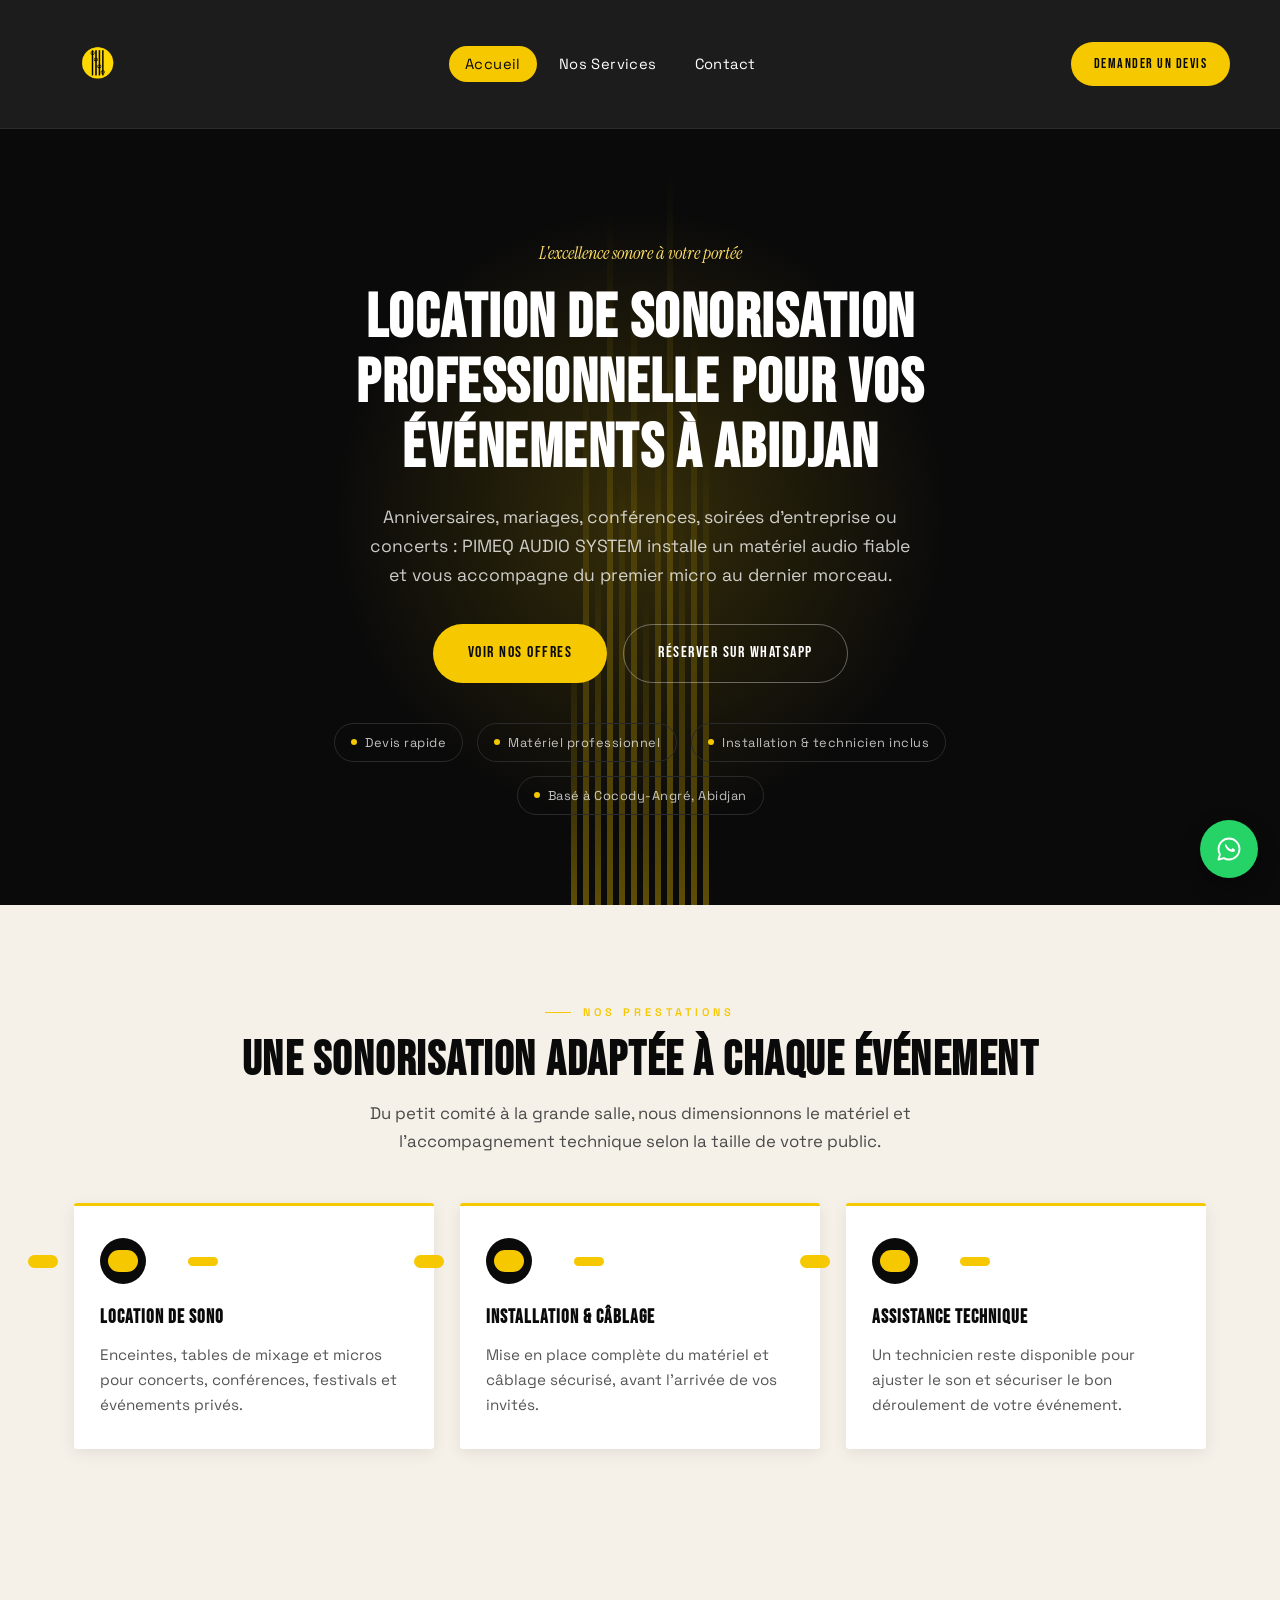
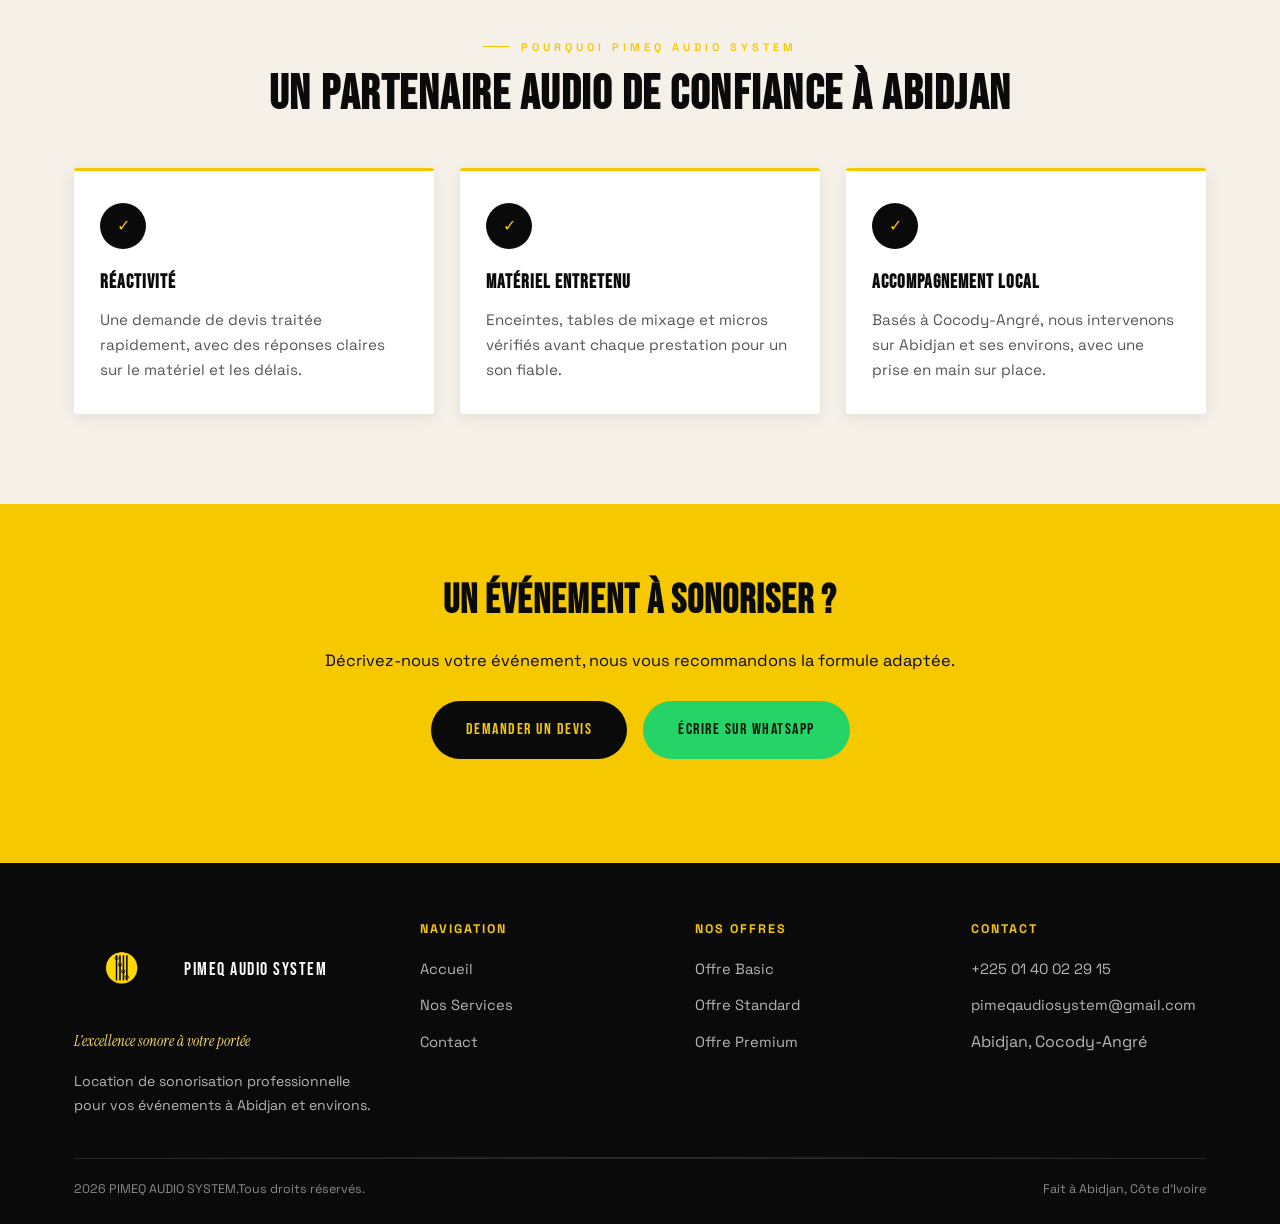
<file: index.html>
<!DOCTYPE html>
<html lang="fr">
<head>
<meta charset="UTF-8">
<meta name="viewport" content="width=device-width, initial-scale=1.0">
<title>Location de Sonorisation à Abidjan | PIMEQ AUDIO SYSTEM</title>
<meta name="description" content="PIMEQ AUDIO SYSTEM loue du matériel de sonorisation professionnel à Abidjan (Cocody-Angré) pour vos anniversaires, mariages, conférences et concerts. Installation et technicien inclus. Devis rapide.">
<meta name="keywords" content="location sonorisation Abidjan, location sono Côte d'Ivoire, sonorisation événement, location enceintes Abidjan, DJ sono mariage Abidjan, PIMEQ AUDIO SYSTEM">
<meta name="robots" content="index, follow">
<link rel="canonical" href="https://www.pimeqaudiosystem.com/index.html">
<link rel="icon" href="assets/img/logo.png" type="image/png" >
<!-- <img src="assets/img/logo.png" alt="PIMEQ AUDIO SYSTEM" width="250px" height="250px" style="width:auto;" aria-hidden="true"> -->

<!-- Open Graph -->
<meta property="og:type" content="website">
<meta property="og:locale" content="fr_FR">
<meta property="og:site_name" content="PIMEQ AUDIO SYSTEM">
<meta property="og:title" content="Location de Sonorisation à Abidjan | PIMEQ AUDIO SYSTEM">
<meta property="og:description" content="Matériel audio professionnel, installation et assistance technique incluses. Trois formules adaptées à vos événements à Abidjan.">
<meta property="og:image" content="https://www.pimeqaudiosystem.com/assets/img/logo.png">
<meta property="og:url" content="https://www.pimeqaudiosystem.com/index.html">
<meta name="twitter:card" content="summary">
<meta name="twitter:title" content="Location de Sonorisation à Abidjan | PIMEQ AUDIO SYSTEM">
<meta name="twitter:description" content="Sonorisation professionnelle pour vos événements à Abidjan. Devis rapide, technicien inclus.">

<link rel="stylesheet" href="assets/css/styles.css">

<script type="application/ld+json">
{
  "@context": "https://schema.org",
  "@type": "LocalBusiness",
  "name": "PIMEQ AUDIO SYSTEM",
  "image": "https://www.pimeqaudiosystem.com/assets/img/logo.png",
  "url": "https://www.pimeqaudiosystem.com/",
  "telephone": "+225-01-40-02-29-15",
  "email": "pimeqaudiosystem@gmail.com",
  "description": "Location de matériel de sonorisation professionnel pour événements à Abidjan : anniversaires, mariages, conférences, soirées d'entreprise et concerts.",
  "priceRange": "60000 FCFA - 300000 FCFA",
  "address": {
    "@type": "PostalAddress",
    "streetAddress": "Cocody-Angré",
    "addressLocality": "Abidjan",
    "addressCountry": "CI"
  },
  "areaServed": {
    "@type": "City",
    "name": "Abidjan"
  }
}
</script>
</head>
<body>

<header class="site-header">
  <div class="container nav-wrap">
    <a href="index.html" class="brand" aria-label="Retour à l'accueil PIMEQ AUDIO SYSTEM">
      <img src="assets/img/logo.png" alt="PIMEQ AUDIO SYSTEM" width="300" height="300" style="width:auto;" aria-hidden="true">
    </a>
    <nav class="main-nav" aria-label="Navigation principale">
      <ul>
        <li><a href="index.html">Accueil</a></li>
        <li><a href="services.html">Nos Services</a></li>
        <li><a href="contact.html">Contact</a></li>
      </ul>
    </nav>
    <div class="nav-actions">
      <a href="contact.html" class="btn btn-primary btn-sm desktop-only">Demander un devis</a>
      <button class="nav-toggle" aria-label="Ouvrir le menu" aria-expanded="false"><span></span><span></span><span></span></button>
    </div>
  </div>
</header>

<main>

  <section class="hero">
    <div class="hero-glow" aria-hidden="true"></div>
    <div class="hero-bars" aria-hidden="true">
      <span style="height:35%; animation-delay:-0.1s;"></span>
      <span style="height:70%; animation-delay:-0.5s;"></span>
      <span style="height:45%; animation-delay:-1.1s;"></span>
      <span style="height:90%; animation-delay:-0.3s;"></span>
      <span style="height:55%; animation-delay:-0.8s;"></span>
      <span style="height:80%; animation-delay:-1.4s;"></span>
      <span style="height:40%; animation-delay:-0.6s;"></span>
      <span style="height:65%; animation-delay:-1.7s;"></span>
      <span style="height:95%; animation-delay:-0.2s;"></span>
      <span style="height:50%; animation-delay:-1.0s;"></span>
      <span style="height:75%; animation-delay:-0.4s;"></span>
      <span style="height:60%; animation-delay:-1.3s;"></span>
    </div>
    <div class="hero-content">
      <p class="hero-tag">L'excellence sonore à votre portée</p>
      <h1>Location de sonorisation professionnelle pour vos événements à Abidjan</h1>
      <p class="lede">Anniversaires, mariages, conférences, soirées d'entreprise ou concerts : PIMEQ AUDIO SYSTEM installe un matériel audio fiable et vous accompagne du premier micro au dernier morceau.</p>
      <div class="hero-ctas">
        <a href="services.html" class="btn btn-primary">Voir nos offres</a>
        <a href="https://wa.me/2250140022915?text=Bonjour%20PIMEQ%20AUDIO%20SYSTEM%2C%20je%20souhaite%20un%20devis%20pour%20la%20sonorisation%20de%20mon%20%C3%A9v%C3%A9nement." class="btn btn-outline" target="_blank" rel="noopener">Réserver sur WhatsApp</a>
      </div>
      <div class="hero-badges">
        <span class="hero-badge"><span class="dot"></span>Devis rapide</span>
        <span class="hero-badge"><span class="dot"></span>Matériel professionnel</span>
        <span class="hero-badge"><span class="dot"></span>Installation &amp; technicien inclus</span>
        <span class="hero-badge"><span class="dot"></span>Basé à Cocody-Angré, Abidjan</span>
      </div>
    </div>
  </section>

  <section class="section">
    <div class="container">
      <div class="section-head center">
        <p class="eyebrow">Nos prestations</p>
        <h2 class="section-title">Une sonorisation adaptée à chaque événement</h2>
        <p class="section-lede">Du petit comité à la grande salle, nous dimensionnons le matériel et l'accompagnement technique selon la taille de votre public.</p>
      </div>
      <div class="grid-3">
        <div class="feature-card">
          <div class="icon" aria-hidden="true">
            <span class="eq-icon"><span></span><span></span><span></span></span>
          </div>
          <h3>Location de sono</h3>
          <p>Enceintes, tables de mixage et micros pour concerts, conférences, festivals et événements privés.</p>
        </div>
        <div class="feature-card">
          <div class="icon" aria-hidden="true">
            <span class="eq-icon"><span></span><span></span><span></span></span>
          </div>
          <h3>Installation &amp; câblage</h3>
          <p>Mise en place complète du matériel et câblage sécurisé, avant l'arrivée de vos invités.</p>
        </div>
        <div class="feature-card">
          <div class="icon" aria-hidden="true">
            <span class="eq-icon"><span></span><span></span><span></span></span>
          </div>
          <h3>Assistance technique</h3>
          <p>Un technicien reste disponible pour ajuster le son et sécuriser le bon déroulement de votre événement.</p>
        </div>
      </div>
    </div>
  </section>

  <!-- <section class="section section--dark">
    <div class="container">
      <div class="section-head center">
        <p class="eyebrow">Nos offres</p>
        <h2 class="section-title">Trois formules, un seul objectif : un son impeccable</h2>
        <p class="section-lede">Choisissez la formule adaptée à la taille de votre événement, ou contactez-nous pour un devis personnalisé.</p>
      </div>

      <div class="offers-grid">
        <article class="offer-card">
          <p class="offer-name">Offre Basic</p>
          <p class="offer-usecase">Petits événements : anniversaires, réunions, soirées privées.</p>
          <p class="offer-price">60 000 <span class="fcfa">FCFA</span></p>
          <ul class="offer-list">
            <li>2 enceintes type woofer</li>
            <li>1 table de mixage</li>
            <li>2 micros</li>
            <li>Câblage complet</li>
            <li>Installation et assistance technique</li>
          </ul>
          <a href="offre-basic.html" class="btn btn-primary btn-block">Découvrir l'offre</a>
        </article>

        <article class="offer-card featured">
          <span class="offer-badge">Populaire</span>
          <p class="offer-name">Offre Standard</p>
          <p class="offer-usecase">Événements de taille moyenne : fêtes, cérémonies, réceptions.</p>
          <p class="offer-price">80 000 <span class="fcfa">FCFA</span></p>
          <ul class="offer-list">
            <li>2 enceintes type colonnes</li>
            <li>1 table de mixage</li>
            <li>2 micros</li>
            <li>Câblage complet</li>
            <li>Installation et assistance technique</li>
          </ul>
          <a href="offre-standard.html" class="btn btn-primary btn-block">Découvrir l'offre</a>
        </article>

        <article class="offer-card">
          <p class="offer-name">Offre Premium</p>
          <p class="offer-usecase">Grands événements : concerts, mariages, conférences.</p>
          <p class="offer-price">300 000 <span class="fcfa">FCFA</span></p>
          <ul class="offer-list">
            <li>Enceintes colonnes et woofers</li>
            <li>1 table de mixage</li>
            <li>2 micros</li>
            <li>Câblage complet</li>
            <li>Installation et assistance technique</li>
          </ul>
          <a href="offre-premium.html" class="btn btn-primary btn-block">Découvrir l'offre</a>
        </article>
      </div>
    </div>
  </section> -->
<!-- pourquoi nous choisir -->
  <section class="section">
    <div class="container">
      <div class="section-head center">
        <p class="eyebrow">Pourquoi PIMEQ AUDIO SYSTEM</p>
        <h2 class="section-title">Un partenaire audio de confiance à Abidjan</h2>
      </div>
      <div class="grid-3">
        <div class="feature-card">
          <div class="icon" aria-hidden="true">✓</div>
          <h3>Réactivité</h3>
          <p>Une demande de devis traitée rapidement, avec des réponses claires sur le matériel et les délais.</p>
        </div>
        <div class="feature-card">
          <div class="icon" aria-hidden="true">✓</div>
          <h3>Matériel entretenu</h3>
          <p>Enceintes, tables de mixage et micros vérifiés avant chaque prestation pour un son fiable.</p>
        </div>
        <div class="feature-card">
          <div class="icon" aria-hidden="true">✓</div>
          <h3>Accompagnement local</h3>
          <p>Basés à Cocody-Angré, nous intervenons sur Abidjan et ses environs, avec une prise en main sur place.</p>
        </div>
      </div>
    </div>
  </section>

  <section class="cta-band">
    <div class="container">
      <h2>Un événement à sonoriser ?</h2>
      <p>Décrivez-nous votre événement, nous vous recommandons la formule adaptée.</p>
      <div class="hero-ctas">
        <a href="contact.html" class="btn btn-dark">Demander un devis</a>
        <a href="https://wa.me/2250140022915" class="btn btn-whatsapp" target="_blank" rel="noopener">Écrire sur WhatsApp</a>
      </div>
    </div>
  </section>

</main>

<footer class="site-footer">
  <div class="container">
    <div class="footer-grid">
      <div>
        <div class="footer-brand">
          <img src="assets/img/logo.png" alt="" width="30" height="30" style="width:auto;">
          <span class="footer-brand-text">PIMEQ AUDIO SYSTEM</span>
        </div>
        <p class="footer-tag">L'excellence sonore à votre portée</p>
        <p style="max-width:320px; font-size:0.88rem;">Location de sonorisation professionnelle pour vos événements à Abidjan et environs.</p>
      </div>
      <div class="footer-col">
        <h4>Navigation</h4>
        <ul>
          <li><a href="index.html">Accueil</a></li>
          <li><a href="services.html">Nos Services</a></li>
          <li><a href="contact.html">Contact</a></li>
        </ul>
      </div>
      <div class="footer-col">
        <h4>Nos Offres</h4>
        <ul>
          <li><a href="offre-basic.html">Offre Basic</a></li>
          <li><a href="offre-standard.html">Offre Standard</a></li>
          <li><a href="offre-premium.html">Offre Premium</a></li>
        </ul>
      </div>
      <div class="footer-col">
        <h4>Contact</h4>
        <ul>
          <li><a href="tel:+2250140022915">+225 01 40 02 29 15</a></li>
          <li><a href="mailto:pimeqaudiosystem@gmail.com">pimeqaudiosystem@gmail.com</a></li>
          <li>Abidjan, Cocody-Angré</li>
        </ul>
      </div>
    </div>
    <div class="divider"></div>
    <div class="footer-bottom">
    <span> <span data-year></span> PIMEQ AUDIO SYSTEM.Tous droits réservés.</span>
      <span>Fait à Abidjan, Côte d'Ivoire</span>
    </div>
  </div>
</footer>

<a href="https://wa.me/2250140022915?text=Bonjour%20PIMEQ%20AUDIO%20SYSTEM" class="whatsapp-float" aria-label="Contactez-nous sur WhatsApp" target="_blank" rel="noopener">
  <svg width="28" height="28" viewBox="0 0 24 24" fill="none" xmlns="http://www.w3.org/2000/svg" aria-hidden="true">
    <path d="M12 3C7.03 3 3 7.03 3 12c0 1.66.45 3.22 1.24 4.56L3 21l4.62-1.2A8.94 8.94 0 0012 21c4.97 0 9-4.03 9-9s-4.03-9-9-9z" stroke="currentColor" stroke-width="1.6" stroke-linejoin="round"/>
    <path d="M8.8 8.6c.15-.55.85-.5 1.15.1.3.6.75 1.45 1.35 2.1.6.65 1.4 1.15 2 1.4.6.25.9-.1 1.3-.5.4-.4.7-.35 1.1-.1.4.25 1.2.75 1.35 1 .15.25.15.85-.1 1.2-.35.5-1.15.9-1.9.85-1.5-.1-3.35-1.05-4.5-2.2-1.15-1.15-1.9-2.6-2.05-3.85-.1-.6.1-1.15.3-1.5z" fill="currentColor"/>
  </svg>
</a>

<script src="assets/js/main.js"></script>
</body>
</html>
</file>
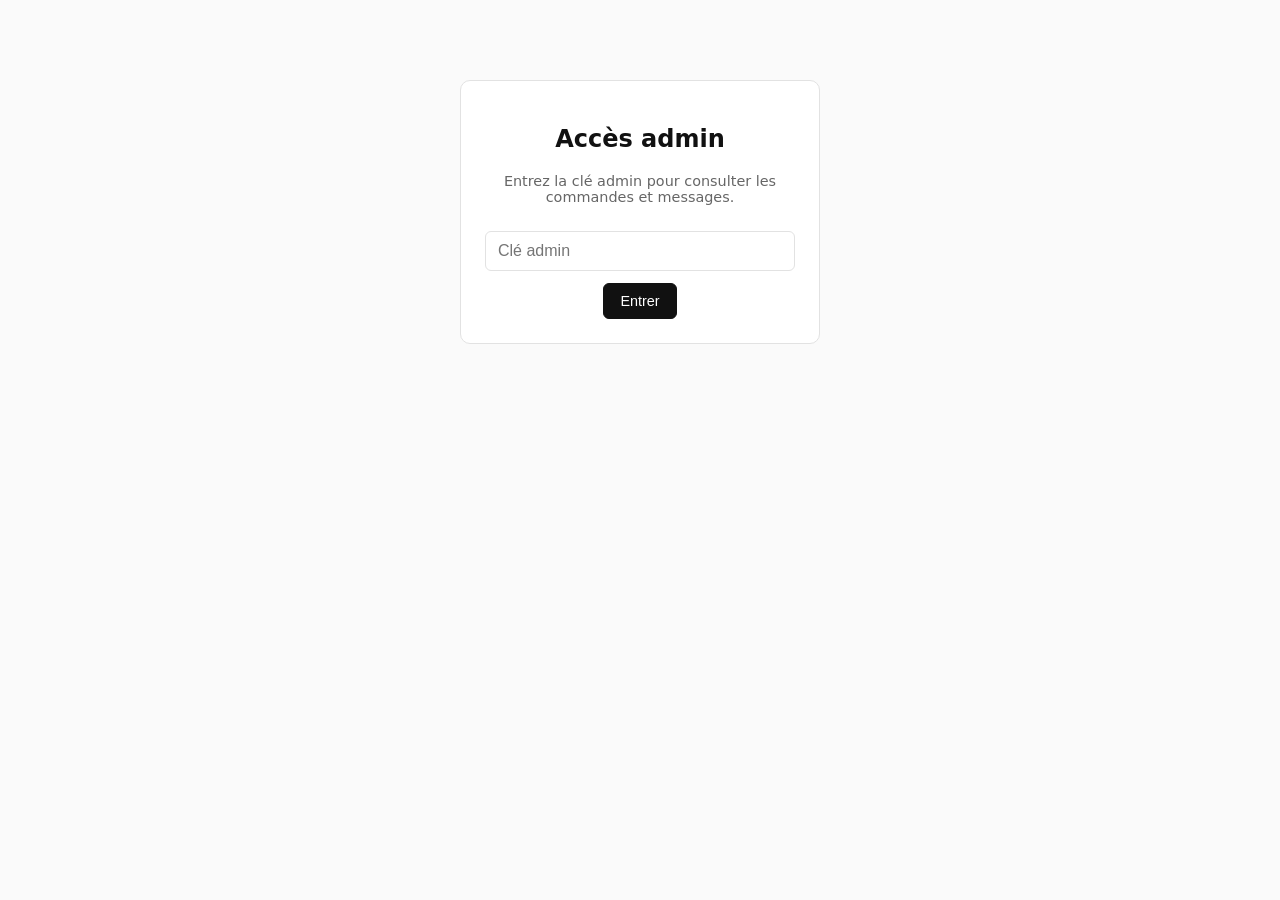
<file: admin.html>
<!DOCTYPE html>
<html lang="fr">
<head>
<meta charset="UTF-8">
<meta name="viewport" content="width=device-width, initial-scale=1.0">
<title>Admin — PIMEQ AUDIO SYSTEM</title>
<meta name="robots" content="noindex, nofollow">
<style>
  :root { --black:#111; --gray:#666; --border:#e2e2e2; --accent:#111; }
  * { box-sizing: border-box; }
  body { margin:0; font-family: system-ui, -apple-system, "Segoe UI", Roboto, sans-serif; background:#fafafa; color:var(--black); }
  header { padding:20px 24px; border-bottom:1px solid var(--border); background:#fff; display:flex; align-items:center; justify-content:space-between; flex-wrap:wrap; gap:12px; }
  header h1 { font-size:1.1rem; margin:0; }
  .container { max-width:1100px; margin:0 auto; padding:24px; }
  .gate { max-width:360px; margin:80px auto; padding:24px; background:#fff; border:1px solid var(--border); border-radius:10px; text-align:center; }
  .gate input { width:100%; padding:10px 12px; border:1px solid var(--border); border-radius:6px; margin:12px 0; font-size:1rem; }
  .gate button, .tabs button, .btn { padding:9px 16px; border-radius:6px; border:1px solid var(--black); background:var(--black); color:#fff; cursor:pointer; font-size:0.9rem; }
  .tabs { display:flex; gap:10px; margin-bottom:18px; }
  .tabs button.inactive { background:#fff; color:var(--black); }
  table { width:100%; border-collapse:collapse; background:#fff; border:1px solid var(--border); border-radius:8px; overflow:hidden; }
  th, td { padding:10px 12px; border-bottom:1px solid var(--border); text-align:left; font-size:0.88rem; vertical-align:top; }
  th { background:#f3f3f3; font-weight:600; }
  tr:last-child td { border-bottom:none; }
  .empty, .error, .loading { padding:30px; text-align:center; color:var(--gray); }
  .error { color:#b3261e; }
  .badge { display:inline-block; padding:2px 8px; border-radius:20px; font-size:0.75rem; background:#eee; }
  .count { color:var(--gray); font-size:0.85rem; }
</style>
</head>
<body>

<div id="gate" class="gate">
  <h2>Accès admin</h2>
  <p style="color:#666; font-size:0.9rem;">Entrez la clé admin pour consulter les commandes et messages.</p>
  <input type="password" id="adminKey" placeholder="Clé admin" />
  <button class="btn" onclick="unlock()">Entrer</button>
  <p id="gateError" class="error" style="display:none; padding:0; margin-top:10px; font-size:0.85rem;"></p>
</div>

<div id="app" style="display:none;">
  <header>
    <h1>PIMEQ AUDIO SYSTEM — Tableau de bord</h1>
    <span class="count" id="lastRefresh"></span>
  </header>
  <div class="container">
    <div class="tabs">
      <button id="tabCommandes" onclick="showTab('commandes')">Commandes</button>
      <button id="tabMessages" class="inactive" onclick="showTab('messages')">Messages de contact</button>
      <button class="btn" style="margin-left:auto; background:#fff; color:var(--black);" onclick="loadAll()">Actualiser</button>
    </div>
    <div id="commandesPanel"></div>
    <div id="messagesPanel" style="display:none;"></div>
  </div>
</div>

<script>
  // Remplace par l'URL de ton déploiement Vercel si cette page n'est pas
  // hébergée sur le même domaine que les fonctions api/*.js
  const API_BASE = '';

  let adminKey = localStorage.getItem('pimeq_admin_key') || '';

  function unlock() {
    const val = document.getElementById('adminKey').value.trim();
    if (!val) return;
    adminKey = val;
    localStorage.setItem('pimeq_admin_key', val);
    document.getElementById('gate').style.display = 'none';
    document.getElementById('app').style.display = 'block';
    loadAll();
  }

  function showTab(tab) {
    document.getElementById('commandesPanel').style.display = tab === 'commandes' ? 'block' : 'none';
    document.getElementById('messagesPanel').style.display = tab === 'messages' ? 'block' : 'none';
    document.getElementById('tabCommandes').classList.toggle('inactive', tab !== 'commandes');
    document.getElementById('tabMessages').classList.toggle('inactive', tab !== 'messages');
  }

  function fmtDate(iso) {
    if (!iso) return '—';
    const d = new Date(iso);
    return d.toLocaleDateString('fr-FR', { day:'2-digit', month:'2-digit', year:'numeric', hour:'2-digit', minute:'2-digit' });
  }

  async function loadAll() {
    document.getElementById('commandesPanel').innerHTML = '<div class="loading">Chargement…</div>';
    document.getElementById('messagesPanel').innerHTML = '<div class="loading">Chargement…</div>';
    document.getElementById('lastRefresh').textContent = 'Actualisé à ' + new Date().toLocaleTimeString('fr-FR');

    try {
      const res = await fetch(`${API_BASE}/api/list-commandes?key=${encodeURIComponent(adminKey)}`);
      if (res.status === 401) return authError();
      const { commandes } = await res.json();
      renderCommandes(commandes || []);
    } catch (e) {
      document.getElementById('commandesPanel').innerHTML = '<div class="error">Erreur de chargement des commandes.</div>';
    }

    try {
      const res = await fetch(`${API_BASE}/api/list-contact?key=${encodeURIComponent(adminKey)}`);
      if (res.status === 401) return authError();
      const { messages } = await res.json();
      renderMessages(messages || []);
    } catch (e) {
      document.getElementById('messagesPanel').innerHTML = '<div class="error">Erreur de chargement des messages.</div>';
    }
  }

  function authError() {
    localStorage.removeItem('pimeq_admin_key');
    document.getElementById('app').style.display = 'none';
    document.getElementById('gate').style.display = 'block';
    document.getElementById('gateError').style.display = 'block';
    document.getElementById('gateError').textContent = 'Clé incorrecte.';
  }

  function renderCommandes(rows) {
    const el = document.getElementById('commandesPanel');
    if (!rows.length) { el.innerHTML = '<div class="empty">Aucune commande pour le moment.</div>'; return; }
    el.innerHTML = `
      <table>
        <thead><tr>
          <th>Date</th><th>Offre</th><th>Nom</th><th>Téléphone</th><th>Email</th>
          <th>Adresse</th><th>Date événement</th><th>Détails</th><th>Statut</th>
        </tr></thead>
        <tbody>
          ${rows.map(r => `
            <tr>
              <td>${fmtDate(r.created_at)}</td>
              <td><span class="badge">${r.offre}</span></td>
              <td>${r.nom}</td>
              <td>${r.telephone}</td>
              <td>${r.email}</td>
              <td>${r.adresse}</td>
              <td>${r.date_evenement || '—'}</td>
              <td>${r.details || '—'}</td>
              <td>${r.statut}</td>
            </tr>`).join('')}
        </tbody>
      </table>`;
  }

  function renderMessages(rows) {
    const el = document.getElementById('messagesPanel');
    if (!rows.length) { el.innerHTML = '<div class="empty">Aucun message pour le moment.</div>'; return; }
    el.innerHTML = `
      <table>
        <thead><tr>
          <th>Date</th><th>Nom</th><th>Téléphone</th><th>Email</th><th>Sujet</th><th>Message</th><th>Statut</th>
        </tr></thead>
        <tbody>
          ${rows.map(r => `
            <tr>
              <td>${fmtDate(r.created_at)}</td>
              <td>${r.nom}</td>
              <td>${r.telephone}</td>
              <td>${r.email}</td>
              <td>${r.sujet || '—'}</td>
              <td>${r.message}</td>
              <td>${r.statut}</td>
            </tr>`).join('')}
        </tbody>
      </table>`;
  }

  showTab('commandes');
  if (adminKey) {
    document.getElementById('gate').style.display = 'none';
    document.getElementById('app').style.display = 'block';
    loadAll();
  }
</script>

</body>
</html>
</file>
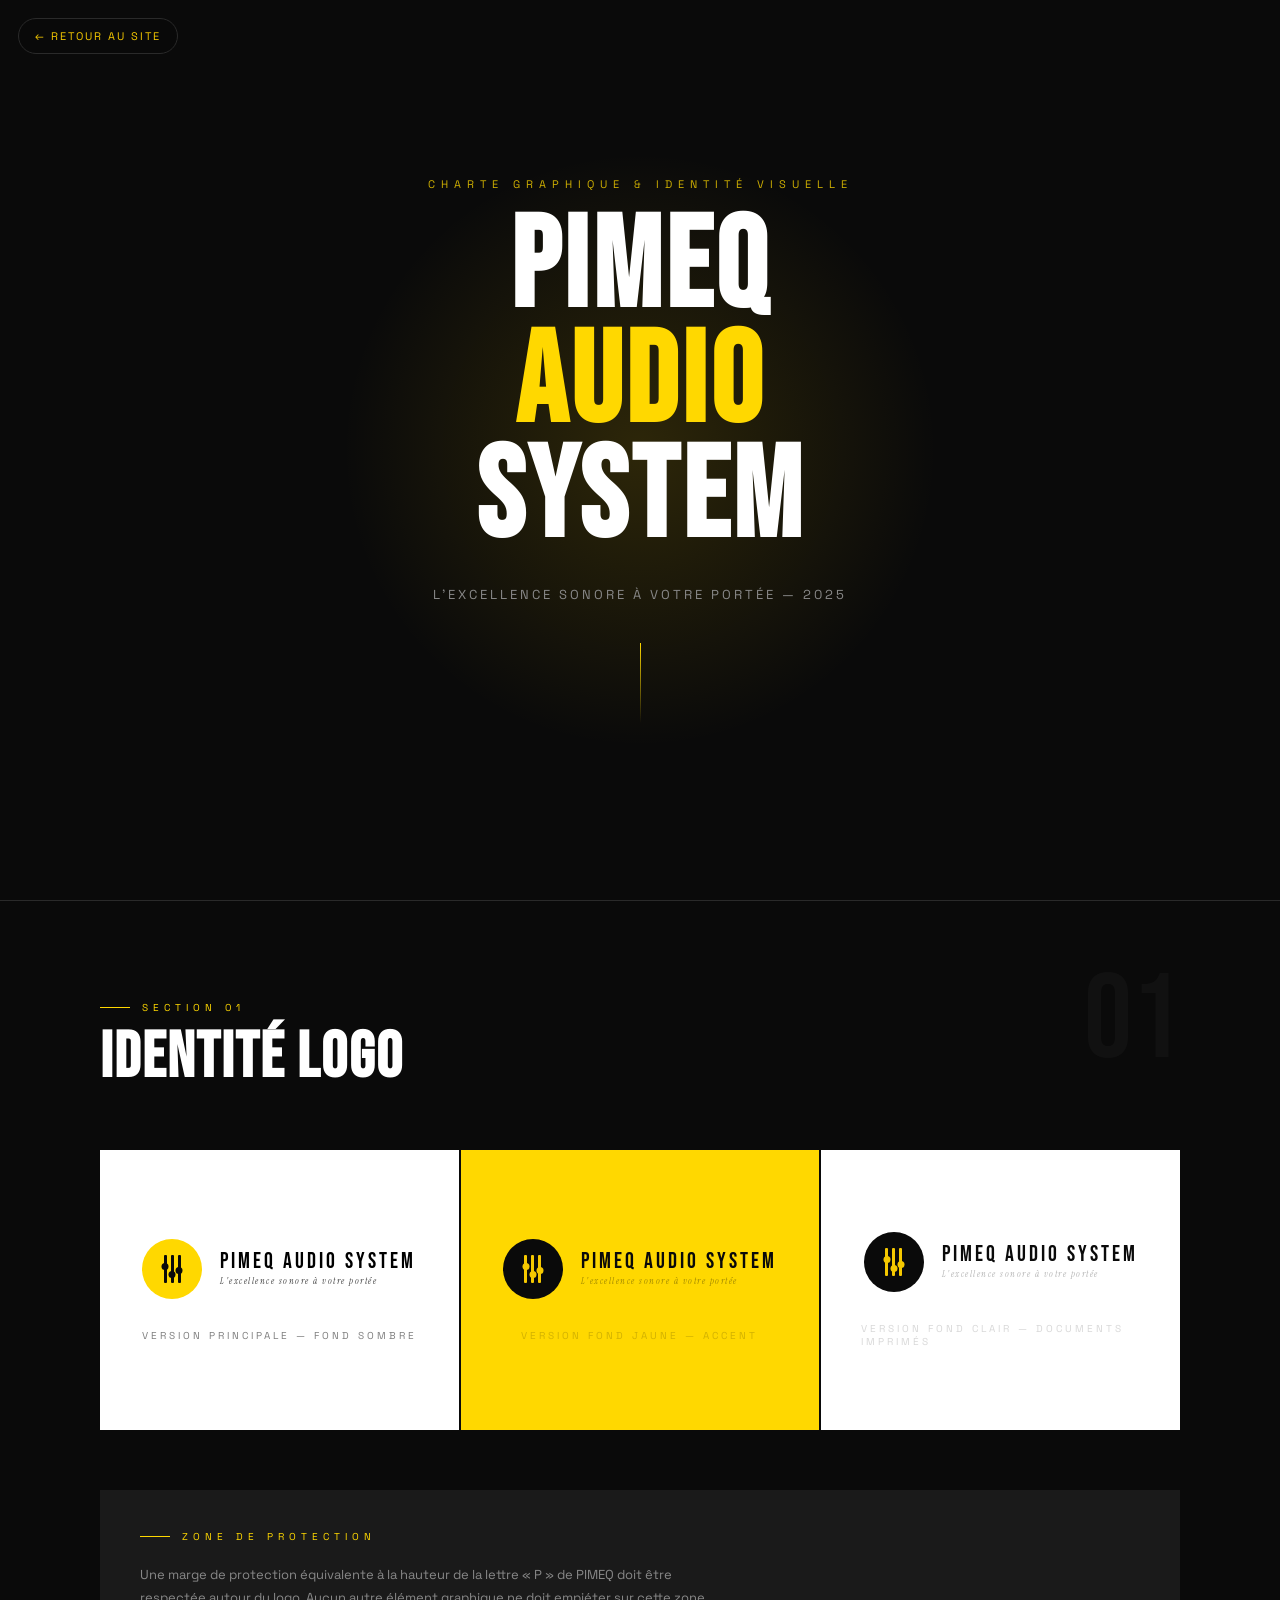
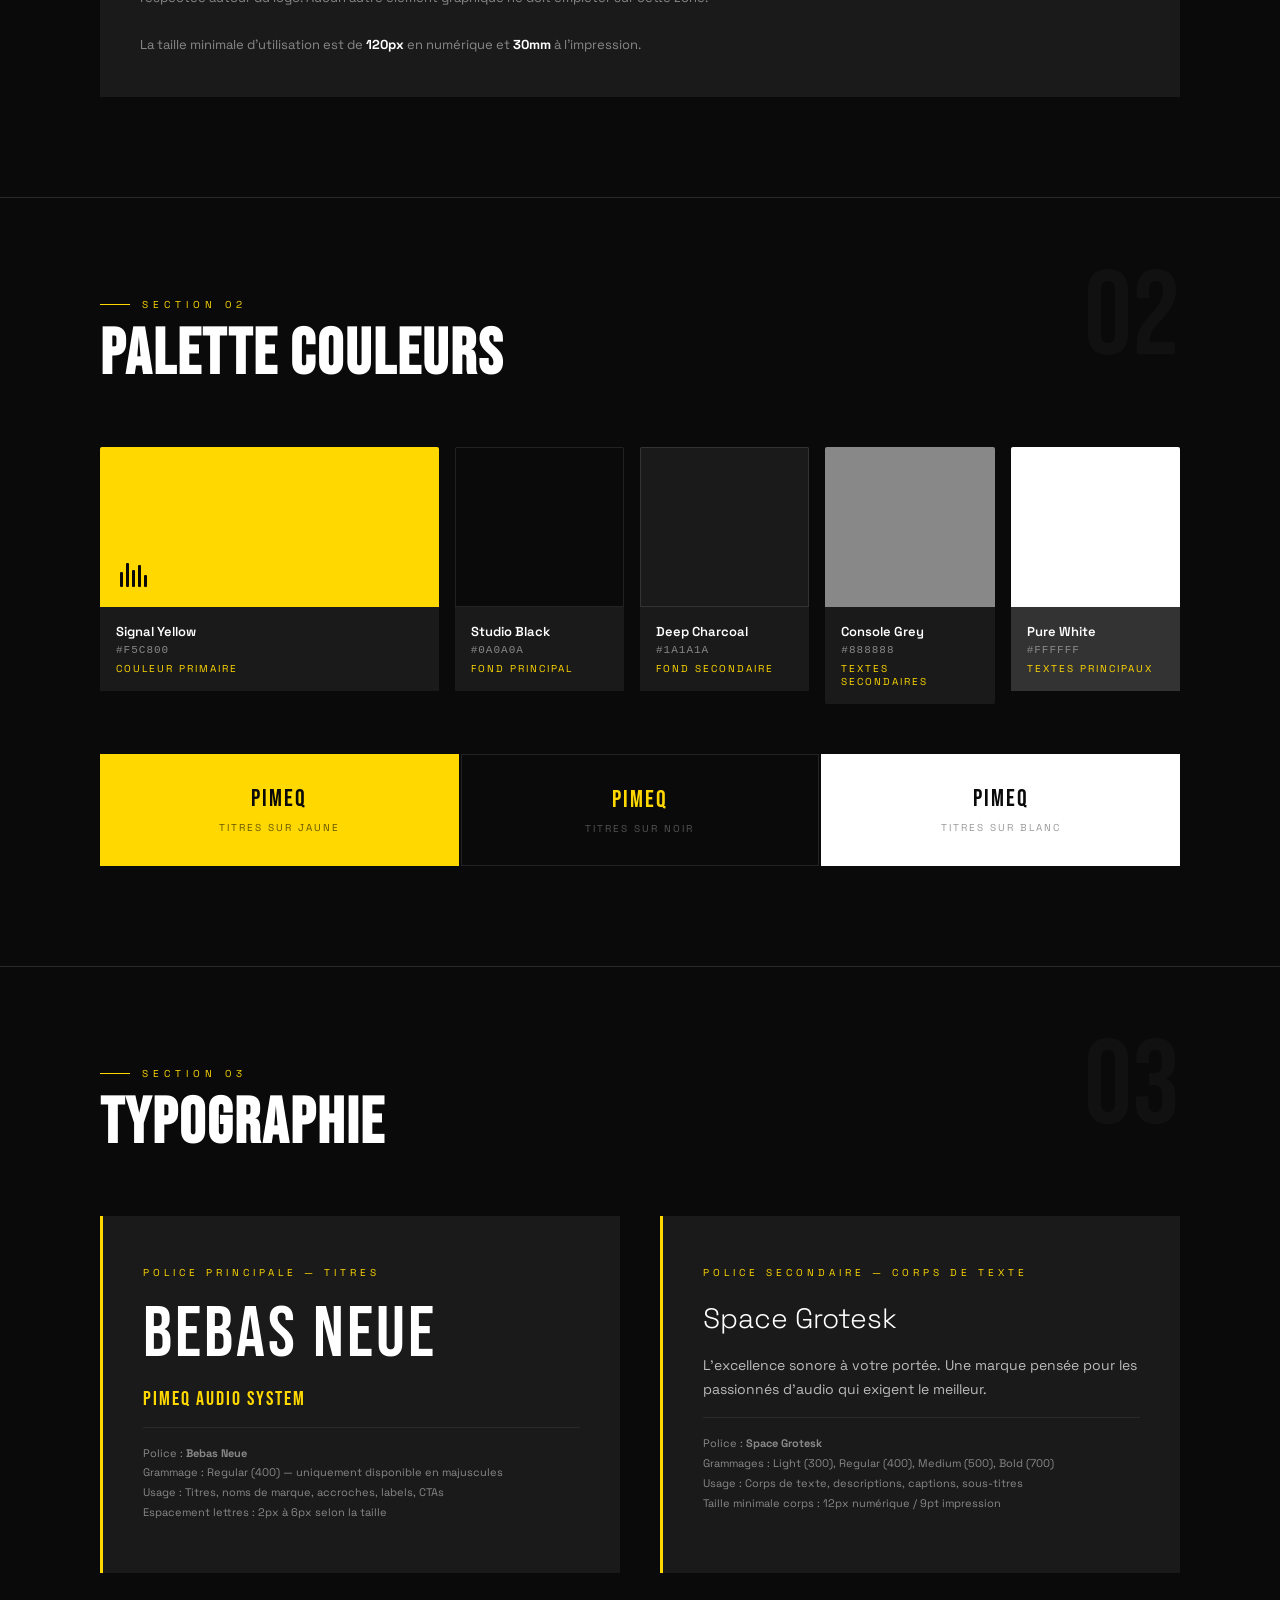
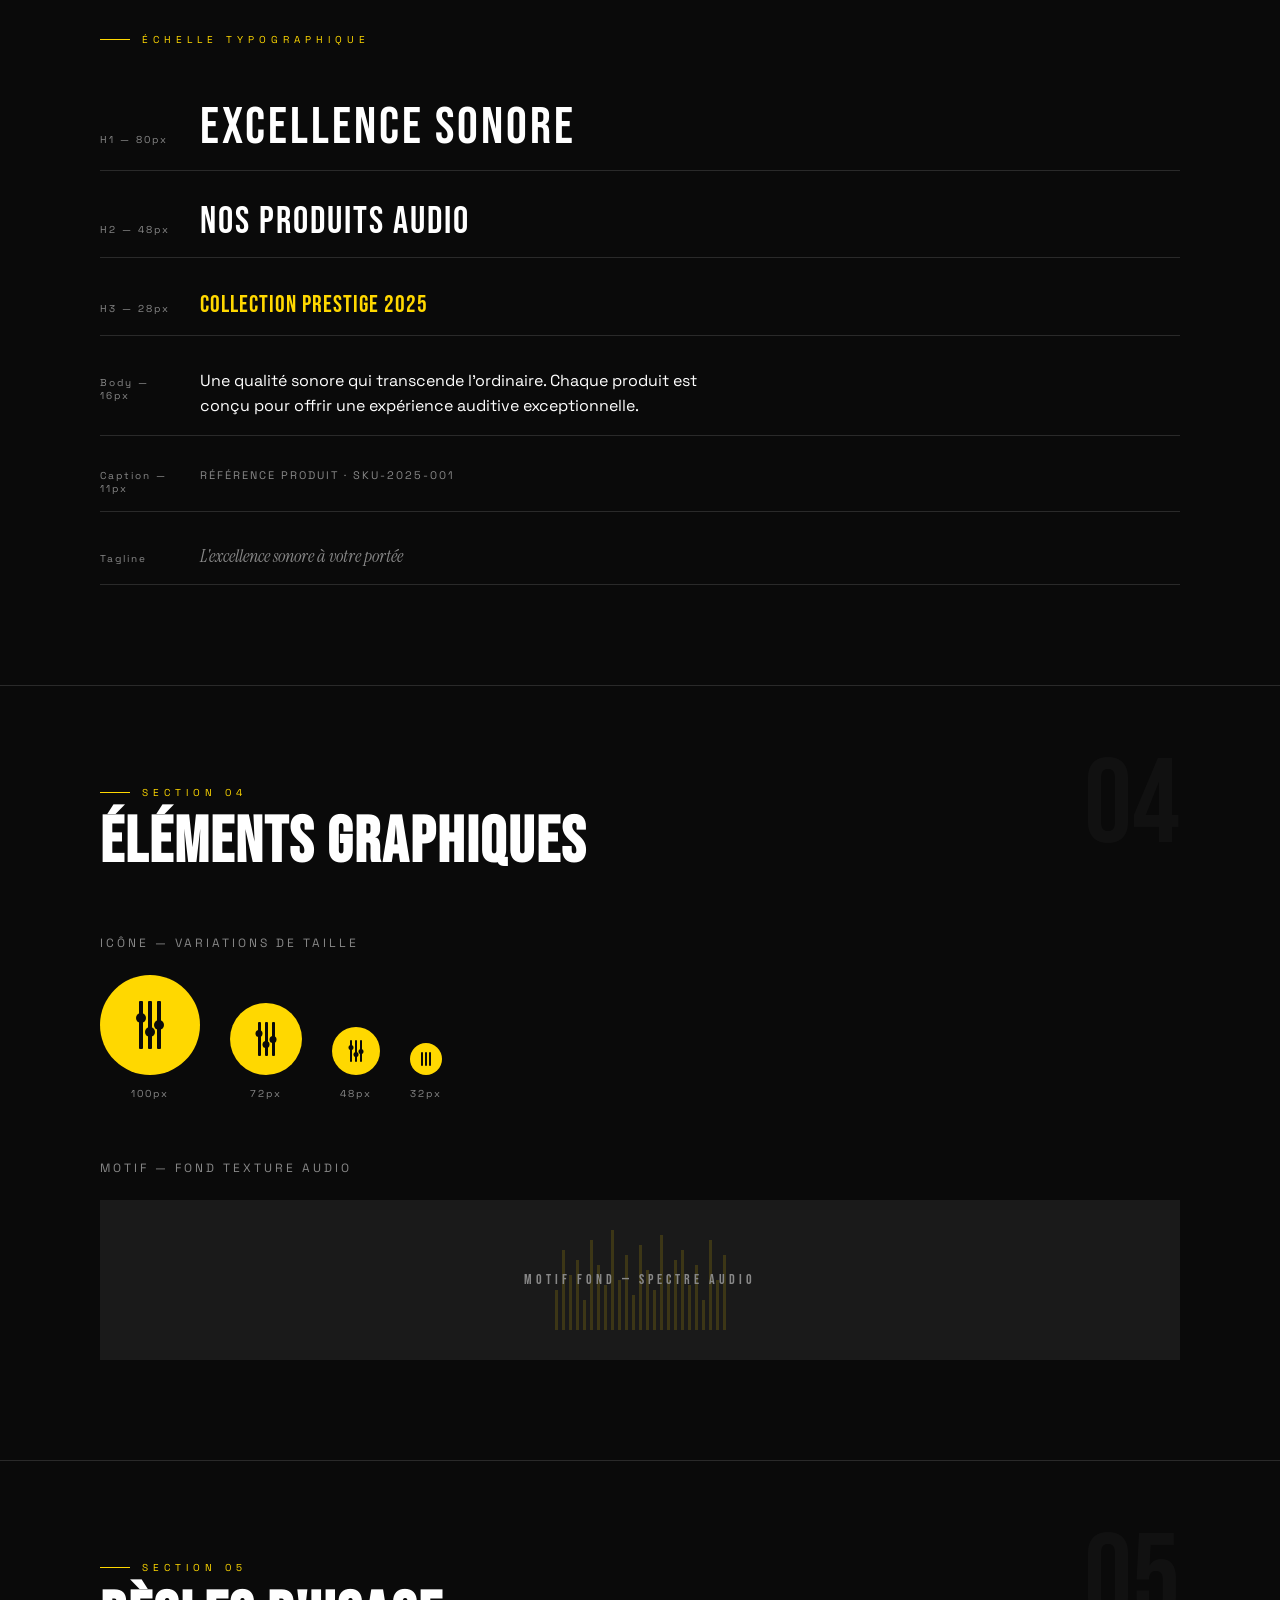
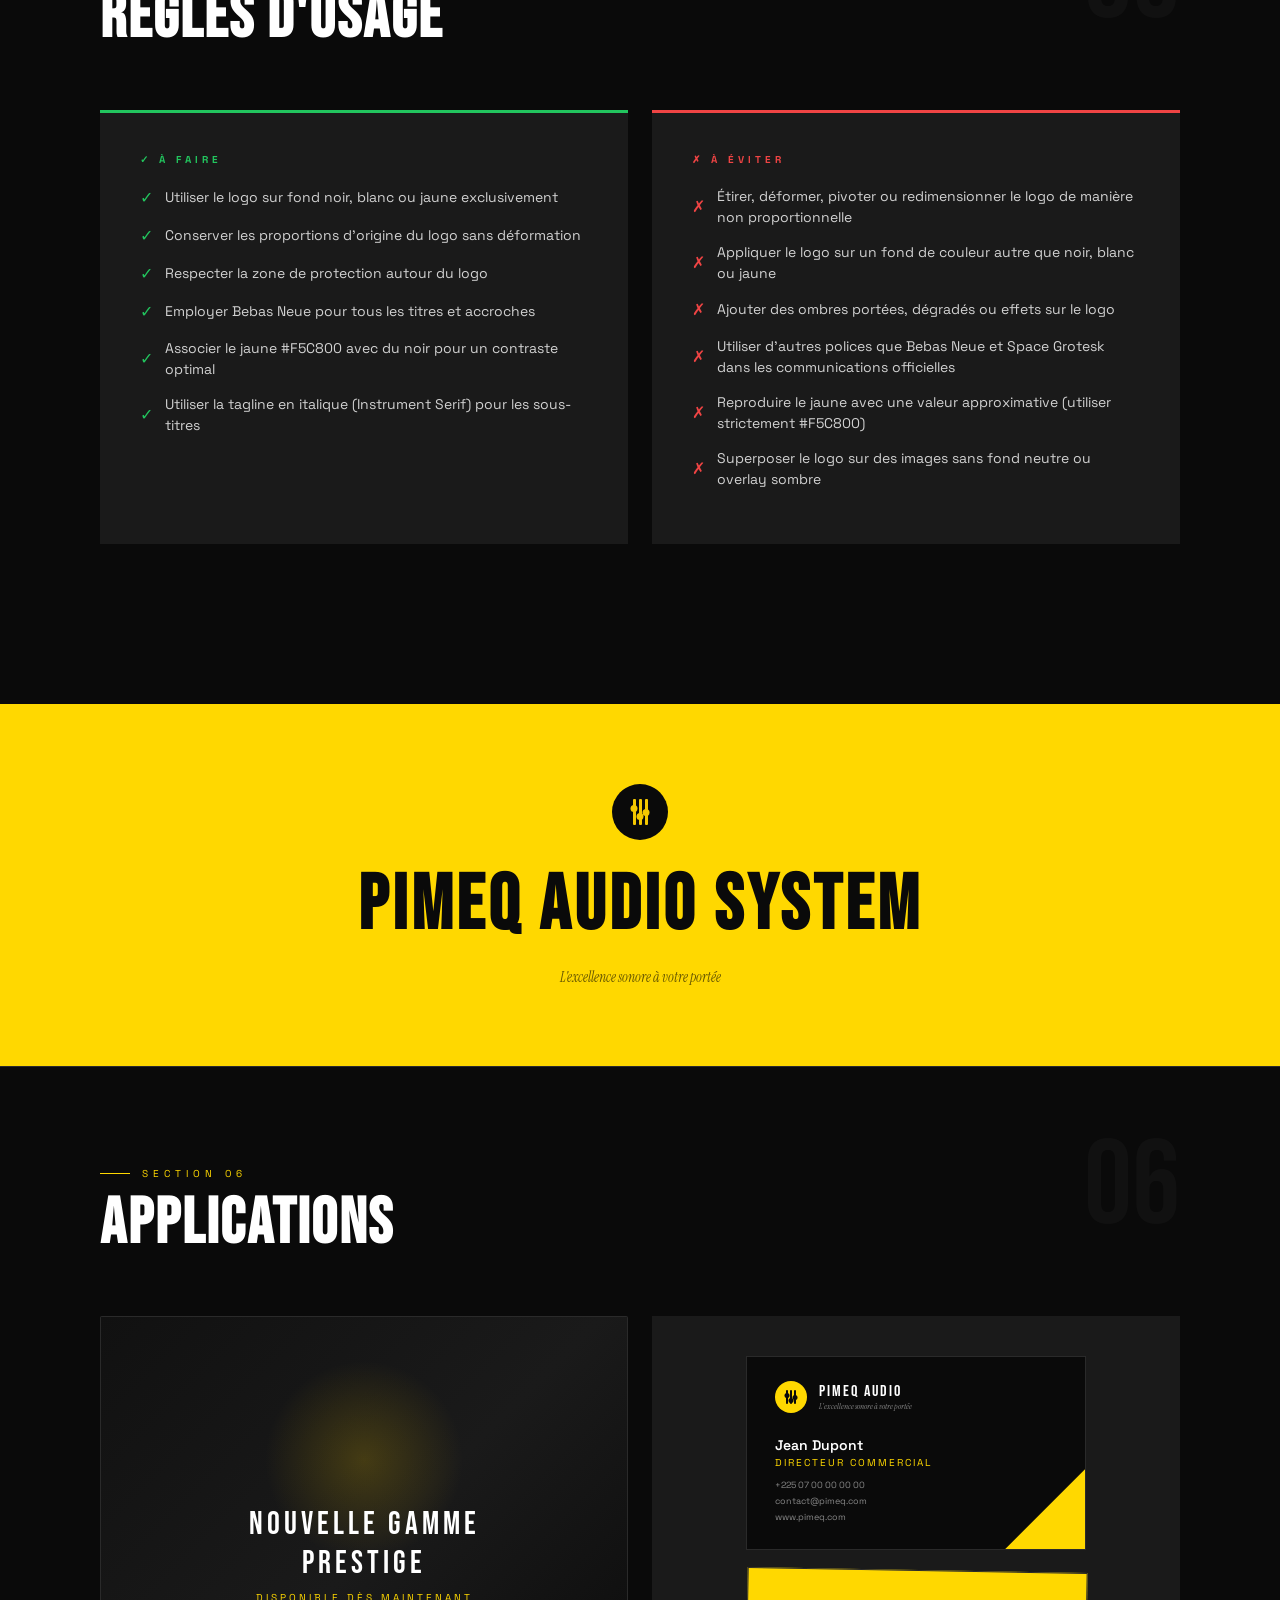
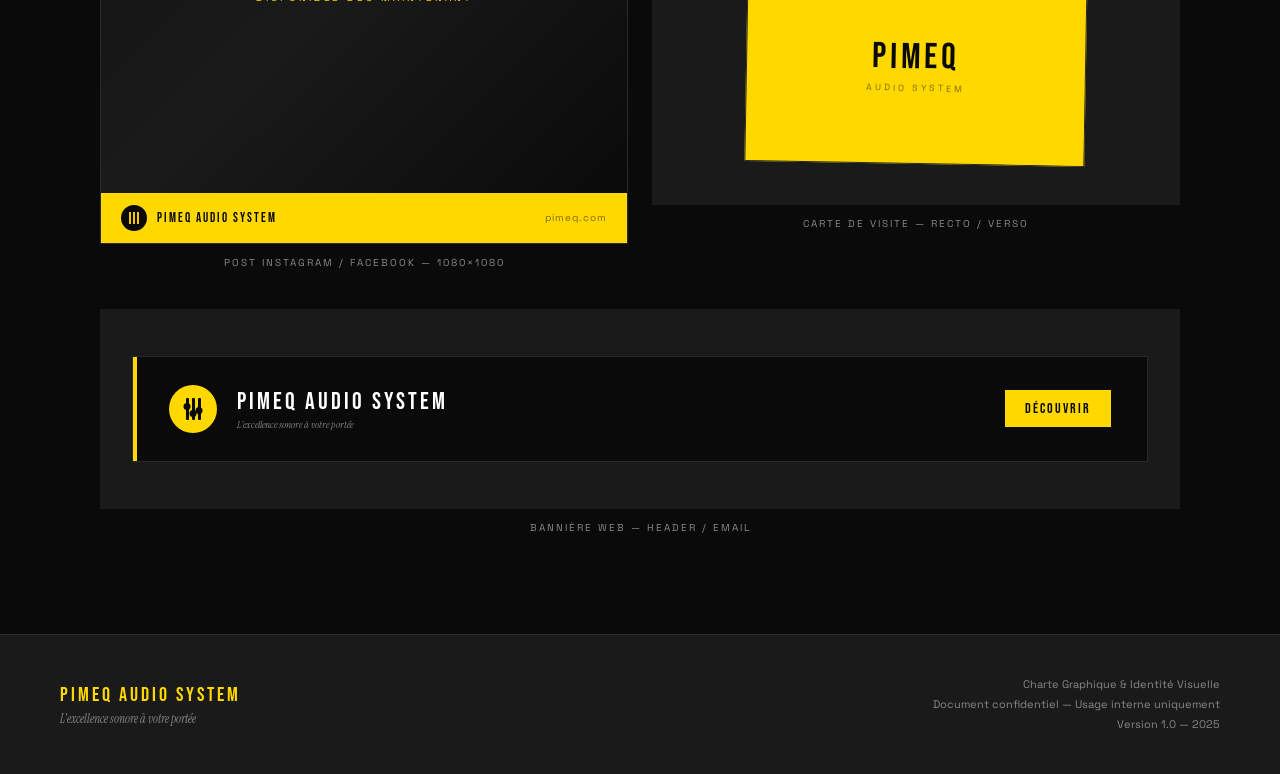
<file: charte-graphique.html>
<!DOCTYPE html>
<html lang="fr">
<head>
<meta charset="UTF-8">
<meta name="viewport" content="width=device-width, initial-scale=1.0">
<title>Charte Graphique — PIMEQ AUDIO SYSTEM</title>
<meta name="description" content="Document interne : charte graphique et identité visuelle de PIMEQ AUDIO SYSTEM.">
<meta name="robots" content="noindex, nofollow">
<link rel="icon" href="assets/img/logo.png" type="image/png">
<link href="https://fonts.googleapis.com/css2?family=Bebas+Neue&family=Space+Grotesk:wght@300;400;500;600;700&family=Instrument+Serif:ital@0;1&display=swap" rel="stylesheet">
<style>
  :root {
    --yellow: #ffd800;
    --black: #0A0A0A;
    --dark: #111111;
    --gray-dark: #1A1A1A;
    --gray-mid: #2A2A2A;
    --gray-light: #888;
    --white: #FFFFFF;
    --off-white: #F5F0E8;
  }

  * { margin: 0; padding: 0; box-sizing: border-box; }

  body {
    background: var(--black);
    color: var(--white);
    font-family: 'Space Grotesk', sans-serif;
    overflow-x: hidden;
  }

  /* ─── COVER ─── */
  .cover {
    height: 100vh;
    min-height: 600px;
    display: flex;
    flex-direction: column;
    align-items: center;
    justify-content: center;
    position: relative;
    overflow: hidden;
    background: var(--black);
  }

  .cover::before {
    content: '';
    position: absolute;
    width: 600px; height: 600px;
    border-radius: 50%;
    background: radial-gradient(circle, rgba(245,200,0,0.15) 0%, transparent 70%);
    top: 50%; left: 50%;
    transform: translate(-50%, -50%);
    animation: pulse 4s ease-in-out infinite;
  }

  @keyframes pulse {
    0%,100% { transform: translate(-50%,-50%) scale(1); opacity: 0.6; }
    50% { transform: translate(-50%,-50%) scale(1.3); opacity: 1; }
  }

  .cover-label {
    font-size: 11px;
    letter-spacing: 6px;
    color: var(--yellow);
    text-transform: uppercase;
    margin-bottom: 20px;
    opacity: 0.8;
  }

  .cover-title {
    font-family: 'Bebas Neue', sans-serif;
    font-size: clamp(60px, 10vw, 130px);
    line-height: 0.9;
    text-align: center;
    letter-spacing: 4px;
    z-index: 1;
  }

  .cover-title span {
    color: var(--yellow);
    display: block;
  }

  .cover-sub {
    margin-top: 30px;
    font-size: 13px;
    letter-spacing: 3px;
    color: var(--gray-light);
    text-transform: uppercase;
    z-index: 1;
  }

  .cover-line {
    width: 1px;
    height: 80px;
    background: linear-gradient(to bottom, var(--yellow), transparent);
    margin-top: 40px;
    z-index: 1;
  }

  /* ─── SECTIONS ─── */
  .section {
    padding: 100px 60px;
    max-width: 1200px;
    margin: 0 auto;
  }

  .section-label {
    font-size: 10px;
    letter-spacing: 5px;
    color: var(--yellow);
    text-transform: uppercase;
    margin-bottom: 12px;
    display: flex;
    align-items: center;
    gap: 12px;
  }
  .section-label::before {
    content: '';
    display: block;
    width: 30px; height: 1px;
    background: var(--yellow);
  }

  .section-title {
    font-family: 'Bebas Neue', sans-serif;
    font-size: clamp(36px, 5vw, 64px);
    letter-spacing: 2px;
    margin-bottom: 60px;
    line-height: 1;
  }

  .divider {
    width: 100%;
    height: 1px;
    background: linear-gradient(to right, var(--gray-mid), transparent);
    margin: 0;
  }

  /* ─── LOGO SECTION ─── */
  .logo-grid {
    display: grid;
    grid-template-columns: repeat(3, 1fr);
    gap: 2px;
  }

  .logo-card {
    padding: 60px 40px;
    display: flex;
    flex-direction: column;
    align-items: center;
    justify-content: center;
    gap: 30px;
    min-height: 280px;
    position: relative;
    overflow: hidden;
  }

  .logo-card.bg-black { background: var(--black); border: 1px solid var(--gray-mid); }
  .logo-card.bg-yellow { background: var(--yellow); }
  .logo-card.bg-white { background: var(--white); }

  .logo-mockup {
    display: flex;
    align-items: center;
    gap: 18px;
  }

  .logo-icon {
    width: 60px; height: 60px;
    border-radius: 50%;
    display: flex;
    align-items: center;
    justify-content: center;
    flex-shrink: 0;
  }

  .logo-text-block {
    display: flex;
    flex-direction: column;
    gap: 2px;
  }

  .logo-name {
    font-family: 'Bebas Neue', sans-serif;
    font-size: 22px;
    letter-spacing: 3px;
    line-height: 1;
  }

  .logo-tagline {
    font-size: 9px;
    letter-spacing: 1.5px;
    opacity: 0.75;
    font-style: italic;
    font-family: 'Instrument Serif', serif;
  }

  .logo-card-label {
    font-size: 10px;
    letter-spacing: 3px;
    text-transform: uppercase;
    opacity: 0.5;
  }

  /* Icon SVG */
  .eq-icon {
    position: relative;
    width: 30px;
    height: 30px;
    display: flex;
    align-items: center;
    justify-content: center;
  }

  /* ─── COLORS ─── */
  .colors-grid {
    display: grid;
    grid-template-columns: 2fr 1fr 1fr 1fr 1fr;
    gap: 16px;
  }

  .color-swatch {
    border-radius: 2px;
    overflow: hidden;
  }

  .swatch-block {
    height: 160px;
    width: 100%;
    position: relative;
  }

  .swatch-info {
    padding: 16px;
    background: var(--gray-dark);
  }

  .swatch-name {
    font-size: 13px;
    font-weight: 600;
    margin-bottom: 4px;
  }

  .swatch-hex {
    font-size: 11px;
    color: var(--gray-light);
    font-family: 'Courier New', monospace;
    letter-spacing: 1px;
  }

  .swatch-role {
    font-size: 10px;
    color: var(--yellow);
    letter-spacing: 2px;
    text-transform: uppercase;
    margin-top: 6px;
  }

  /* ─── TYPOGRAPHY ─── */
  .typo-grid {
    display: grid;
    grid-template-columns: 1fr 1fr;
    gap: 40px;
  }

  .typo-card {
    background: var(--gray-dark);
    padding: 50px 40px;
    border-left: 3px solid var(--yellow);
  }

  .typo-role {
    font-size: 10px;
    letter-spacing: 4px;
    color: var(--yellow);
    text-transform: uppercase;
    margin-bottom: 20px;
  }

  .typo-demo-display {
    font-family: 'Bebas Neue', sans-serif;
    font-size: 72px;
    line-height: 1;
    margin-bottom: 16px;
    letter-spacing: 3px;
  }

  .typo-demo-body {
    font-family: 'Space Grotesk', sans-serif;
    font-size: 28px;
    font-weight: 300;
    line-height: 1.4;
    margin-bottom: 16px;
  }

  .typo-meta {
    font-size: 11px;
    color: var(--gray-light);
    border-top: 1px solid var(--gray-mid);
    padding-top: 16px;
    margin-top: 16px;
    line-height: 1.8;
  }

  .type-scale {
    display: flex;
    flex-direction: column;
    gap: 16px;
    margin-top: 40px;
  }

  .type-scale-row {
    display: flex;
    align-items: baseline;
    gap: 20px;
    padding: 16px 0;
    border-bottom: 1px solid var(--gray-mid);
  }

  .type-scale-label {
    font-size: 10px;
    color: var(--gray-light);
    letter-spacing: 2px;
    width: 80px;
    flex-shrink: 0;
  }

  /* ─── USAGE / DO-DONT ─── */
  .usage-grid {
    display: grid;
    grid-template-columns: 1fr 1fr;
    gap: 24px;
    margin-bottom: 60px;
  }

  .usage-card {
    padding: 40px;
    position: relative;
  }

  .usage-card.do { background: var(--gray-dark); border-top: 3px solid #22C55E; }
  .usage-card.dont { background: var(--gray-dark); border-top: 3px solid #EF4444; }

  .usage-badge {
    font-size: 10px;
    letter-spacing: 4px;
    text-transform: uppercase;
    margin-bottom: 20px;
    font-weight: 700;
  }
  .usage-badge.do { color: #22C55E; }
  .usage-badge.dont { color: #EF4444; }

  .usage-item {
    display: flex;
    align-items: center;
    gap: 12px;
    margin-bottom: 14px;
    font-size: 14px;
    line-height: 1.5;
    color: rgba(255,255,255,0.8);
  }
  .usage-item::before { font-size: 16px; flex-shrink: 0; }
  .usage-card.do .usage-item::before { content: '✓'; color: #22C55E; }
  .usage-card.dont .usage-item::before { content: '✗'; color: #EF4444; }

  /* ─── MOCKUPS ─── */
  .mockup-grid {
    display: grid;
    grid-template-columns: 1fr 1fr;
    gap: 24px;
  }

  .mockup-card {
    border-radius: 2px;
    overflow: hidden;
    position: relative;
  }

  /* Social post mockup */
  .social-post {
    background: var(--black);
    border: 1px solid var(--gray-mid);
    padding: 0;
    aspect-ratio: 1;
    display: flex;
    flex-direction: column;
    overflow: hidden;
    position: relative;
  }

  .social-bg {
    flex: 1;
    background: linear-gradient(135deg, #111 0%, #1a1a1a 50%, #0a0a0a 100%);
    display: flex;
    align-items: center;
    justify-content: center;
    position: relative;
    overflow: hidden;
  }

  .social-bg::before {
    content: '';
    position: absolute;
    width: 200px; height: 200px;
    border-radius: 50%;
    background: radial-gradient(circle, rgba(245,200,0,0.2) 0%, transparent 70%);
    top: 30%; left: 50%;
    transform: translate(-50%, -50%);
  }

  .social-content {
    text-align: center;
    z-index: 1;
    padding: 20px;
  }

  .social-title {
    font-family: 'Bebas Neue', sans-serif;
    font-size: 32px;
    letter-spacing: 4px;
    margin-bottom: 8px;
  }

  .social-sub {
    font-size: 10px;
    letter-spacing: 3px;
    color: var(--yellow);
    text-transform: uppercase;
  }

  .social-bar {
    background: var(--yellow);
    padding: 12px 20px;
    display: flex;
    align-items: center;
    justify-content: space-between;
  }

  .social-bar-text {
    font-family: 'Bebas Neue', sans-serif;
    font-size: 13px;
    letter-spacing: 2px;
    color: var(--black);
  }

  /* Business card mockup */
  .bcard-wrap {
    background: var(--gray-dark);
    padding: 40px;
    display: flex;
    flex-direction: column;
    gap: 20px;
    align-items: center;
    justify-content: center;
    min-height: 280px;
  }

  .bcard {
    width: 100%;
    max-width: 340px;
    aspect-ratio: 1.75;
    background: var(--black);
    border: 1px solid var(--gray-mid);
    padding: 24px 28px;
    display: flex;
    flex-direction: column;
    justify-content: space-between;
    position: relative;
    overflow: hidden;
  }

  .bcard::after {
    content: '';
    position: absolute;
    bottom: 0; right: 0;
    width: 80px; height: 80px;
    background: var(--yellow);
    clip-path: polygon(100% 0, 100% 100%, 0 100%);
  }

  .bcard-top {
    display: flex;
    align-items: center;
    gap: 12px;
  }

  .bcard-icon {
    width: 32px; height: 32px;
    border-radius: 50%;
    background: var(--yellow);
    display: flex;
    align-items: center;
    justify-content: center;
  }

  .bcard-brand {
    font-family: 'Bebas Neue', sans-serif;
    font-size: 16px;
    letter-spacing: 2px;
  }

  .bcard-tagline {
    font-size: 8px;
    font-style: italic;
    font-family: 'Instrument Serif', serif;
    color: var(--gray-light);
  }

  .bcard-bottom { }
  .bcard-name {
    font-weight: 600;
    font-size: 14px;
    margin-bottom: 2px;
  }
  .bcard-role {
    font-size: 10px;
    color: var(--yellow);
    letter-spacing: 2px;
    text-transform: uppercase;
  }
  .bcard-contact {
    margin-top: 8px;
    font-size: 9px;
    color: var(--gray-light);
    line-height: 1.8;
  }

  /* Banner mockup */
  .banner-mock {
    background: var(--gray-dark);
    padding: 32px;
    display: flex;
    align-items: center;
    justify-content: center;
    min-height: 200px;
  }

  .banner-inner {
    width: 100%;
    background: var(--black);
    border: 1px solid var(--gray-mid);
    padding: 28px 36px;
    display: flex;
    align-items: center;
    justify-content: space-between;
    position: relative;
    overflow: hidden;
  }

  .banner-inner::before {
    content: '';
    position: absolute;
    left: 0; top: 0; bottom: 0;
    width: 4px;
    background: var(--yellow);
  }

  .banner-left {
    display: flex;
    align-items: center;
    gap: 20px;
  }

  .banner-icon {
    width: 48px; height: 48px;
    border-radius: 50%;
    background: var(--yellow);
    display: flex;
    align-items: center;
    justify-content: center;
    flex-shrink: 0;
  }

  .banner-texts {
    
  }
  .banner-name {
    font-family: 'Bebas Neue', sans-serif;
    font-size: 24px;
    letter-spacing: 3px;
    margin-bottom: 2px;
  }
  .banner-tag {
    font-size: 10px;
    font-style: italic;
    font-family: 'Instrument Serif', serif;
    color: var(--gray-light);
  }

  .banner-cta {
    background: var(--yellow);
    color: var(--black);
    padding: 10px 20px;
    font-family: 'Bebas Neue', sans-serif;
    font-size: 14px;
    letter-spacing: 2px;
    border: none;
    cursor: pointer;
  }

  /* ─── ICONOGRAPHY ─── */
  .icon-row {
    display: flex;
    gap: 16px;
    flex-wrap: wrap;
    margin-top: 20px;
  }

  .icon-chip {
    display: flex;
    flex-direction: column;
    align-items: center;
    gap: 10px;
    padding: 20px 16px;
    background: var(--gray-dark);
    width: 90px;
    font-size: 9px;
    letter-spacing: 2px;
    text-transform: uppercase;
    color: var(--gray-light);
    text-align: center;
  }

  /* ─── GRID DECORATION ─── */
  .page-section {
    border-top: 1px solid var(--gray-mid);
  }

  .section-num {
    font-family: 'Bebas Neue', sans-serif;
    font-size: 120px;
    color: rgba(255,255,255,0.03);
    position: absolute;
    right: 60px;
    top: 60px;
    line-height: 1;
  }

  .full-bleed {
    background: var(--yellow);
    padding: 80px 60px;
    text-align: center;
  }

  .full-bleed-title {
    font-family: 'Bebas Neue', sans-serif;
    font-size: clamp(40px, 6vw, 80px);
    color: var(--black);
    letter-spacing: 4px;
    margin-bottom: 16px;
  }

  .full-bleed-sub {
    font-size: 14px;
    color: rgba(0,0,0,0.6);
    font-style: italic;
    font-family: 'Instrument Serif', serif;
  }

  /* EQ bars animation */
  .eq-bars {
    display: flex;
    gap: 3px;
    align-items: flex-end;
    height: 24px;
  }

  .eq-bar {
    width: 3px;
    background: currentColor;
    border-radius: 1px;
    animation: eqAnim 1.2s ease-in-out infinite;
  }

  .eq-bar:nth-child(1) { height: 60%; animation-delay: 0s; }
  .eq-bar:nth-child(2) { height: 100%; animation-delay: 0.15s; }
  .eq-bar:nth-child(3) { height: 70%; animation-delay: 0.3s; }
  .eq-bar:nth-child(4) { height: 90%; animation-delay: 0.1s; }
  .eq-bar:nth-child(5) { height: 50%; animation-delay: 0.25s; }

  @keyframes eqAnim {
    0%, 100% { transform: scaleY(1); }
    50% { transform: scaleY(0.3); }
  }

  /* Dots on bars */
  .eq-bars-dots {
    display: flex;
    gap: 3px;
    align-items: center;
    height: 24px;
    position: relative;
  }

  .eq-vline {
    width: 3px;
    height: 100%;
    background: currentColor;
    border-radius: 1px;
    position: relative;
  }

  .eq-dot {
    position: absolute;
    width: 7px; height: 7px;
    border-radius: 50%;
    background: currentColor;
    left: 50%;
    transform: translateX(-50%);
  }

  /* Footer */
  footer {
    background: var(--gray-dark);
    padding: 40px 60px;
    display: flex;
    align-items: center;
    justify-content: space-between;
    border-top: 1px solid var(--gray-mid);
  }

  footer .footer-brand {
    font-family: 'Bebas Neue', sans-serif;
    font-size: 20px;
    letter-spacing: 3px;
    color: var(--yellow);
  }

  footer .footer-note {
    font-size: 11px;
    color: var(--gray-light);
    text-align: right;
    line-height: 1.8;
  }
</style>
</head>
<body>
<a href="index.html" style="position:fixed; top:18px; left:18px; z-index:999; font-family:'Space Grotesk',sans-serif; font-size:11px; letter-spacing:2px; text-transform:uppercase; color:#F5C800; background:rgba(10,10,10,0.85); border:1px solid #2A2A2A; padding:10px 16px; border-radius:20px; text-decoration:none;">← Retour au site</a>

<!-- COVER -->
<div class="cover">
  <p class="cover-label">Charte Graphique & Identité Visuelle</p>
  <h1 class="cover-title">
    PIMEQ
    <span>AUDIO</span>
    SYSTEM
  </h1>
  <p class="cover-sub">L'excellence sonore à votre portée — 2025</p>
  <div class="cover-line"></div>
</div>

<!-- 01. LOGO -->
<div class="page-section">
  <div class="section" style="position:relative;">
    <span class="section-num">01</span>
    <p class="section-label">Section 01</p>
    <h2 class="section-title">IDENTITÉ LOGO</h2>

    <div class="logo-grid">
      <!-- Version principale : fond blanc -->
      <div class="logo-card bg-white">
        <div class="logo-mockup">
          <div class="logo-icon" style="background:var(--yellow);">
            <div class="eq-bars-dots" style="color:#0A0A0A; height:28px; gap:4px;">
              <div class="eq-vline" style="width:3px;">
                <div class="eq-dot" style="top:30%;"></div>
              </div>
              <div class="eq-vline" style="width:3px;">
                <div class="eq-dot" style="top:60%;"></div>
              </div>
              <div class="eq-vline" style="width:3px;">
                <div class="eq-dot" style="top:45%;"></div>
              </div>
            </div>
          </div>
          <div class="logo-text-block">
            <div class="logo-name" style="color: #000;;">PIMEQ AUDIO SYSTEM</div>
            <div class="logo-tagline" style="color:black;">L'excellence sonore à votre portée</div>
          </div>
        </div>
        <p class="logo-card-label" style="color:black;">Version principale — fond sombre</p>
      </div>

      <!-- Version fond jaune -->
      <div class="logo-card bg-yellow">
        <div class="logo-mockup">
          <div class="logo-icon" style="background:#0A0A0A;">
            <div class="eq-bars-dots" style="color:#F5C800; height:28px; gap:4px;">
              <div class="eq-vline" style="width:3px;">
                <div class="eq-dot" style="top:30%;"></div>
              </div>
              <div class="eq-vline" style="width:3px;">
                <div class="eq-dot" style="top:60%;"></div>
              </div>
              <div class="eq-vline" style="width:3px;">
                <div class="eq-dot" style="top:45%;"></div>
              </div>
            </div>
          </div>
          <div class="logo-text-block">
            <div class="logo-name" style="color:#0A0A0A;">PIMEQ AUDIO SYSTEM</div>
            <div class="logo-tagline" style="color:rgba(0,0,0,0.5);">L'excellence sonore à votre portée</div>
          </div>
        </div>
        <p class="logo-card-label" style="color:rgba(0,0,0,0.35);">Version fond jaune — accent</p>
      </div>

      <!-- Version fond blanc -->
      <div class="logo-card bg-white">
        <div class="logo-mockup">
          <div class="logo-icon" style="background:#0A0A0A;">
            <div class="eq-bars-dots" style="color:#F5C800; height:28px; gap:4px;">
              <div class="eq-vline" style="width:3px;">
                <div class="eq-dot" style="top:30%;"></div>
              </div>
              <div class="eq-vline" style="width:3px;">
                <div class="eq-dot" style="top:60%;"></div>
              </div>
              <div class="eq-vline" style="width:3px;">
                <div class="eq-dot" style="top:45%;"></div>
              </div>
            </div>
          </div>
          <div class="logo-text-block">
            <div class="logo-name" style="color:#0A0A0A;">PIMEQ AUDIO SYSTEM</div>
            <div class="logo-tagline" style="color:rgba(0,0,0,0.4);">L'excellence sonore à votre portée</div>
          </div>
        </div>
        <p class="logo-card-label" style="color:rgba(0,0,0,0.3);">Version fond clair — documents imprimés</p>
      </div>
    </div>

    <!-- Zone de protection -->
    <div style="margin-top:60px; background:var(--gray-dark); padding:40px;">
      <p class="section-label" style="margin-bottom:20px;">Zone de protection</p>
      <p style="font-size:13px; color:var(--gray-light); line-height:1.8; max-width:600px;">
        Une marge de protection équivalente à la hauteur de la lettre « P » de PIMEQ doit être respectée autour du logo. 
        Aucun autre élément graphique ne doit empiéter sur cette zone. <br><br>
        La taille minimale d'utilisation est de <strong style="color:white;">120px</strong> en numérique et <strong style="color:white;">30mm</strong> à l'impression.
      </p>
    </div>
  </div>
</div>

<!-- 02. COULEURS -->
<div class="page-section">
  <div class="section" style="position:relative;">
    <span class="section-num">02</span>
    <p class="section-label">Section 02</p>
    <h2 class="section-title">PALETTE COULEURS</h2>

    <div class="colors-grid">
      <div class="color-swatch">
        <div class="swatch-block" style="background:var(--yellow); position:relative;">
          <div style="position:absolute; bottom:20px; left:20px;">
            <div class="eq-bars" style="color:#0A0A0A;">
              <div class="eq-bar"></div>
              <div class="eq-bar"></div>
              <div class="eq-bar"></div>
              <div class="eq-bar"></div>
              <div class="eq-bar"></div>
            </div>
          </div>
        </div>
        <div class="swatch-info">
          <div class="swatch-name">Signal Yellow</div>
          <div class="swatch-hex">#F5C800</div>
          <div class="swatch-role">Couleur primaire</div>
        </div>
      </div>

      <div class="color-swatch">
        <div class="swatch-block" style="background:#0A0A0A; border:1px solid #222;"></div>
        <div class="swatch-info">
          <div class="swatch-name">Studio Black</div>
          <div class="swatch-hex">#0A0A0A</div>
          <div class="swatch-role">Fond principal</div>
        </div>
      </div>

      <div class="color-swatch">
        <div class="swatch-block" style="background:#1A1A1A; border:1px solid #333;"></div>
        <div class="swatch-info">
          <div class="swatch-name">Deep Charcoal</div>
          <div class="swatch-hex">#1A1A1A</div>
          <div class="swatch-role">Fond secondaire</div>
        </div>
      </div>

      <div class="color-swatch">
        <div class="swatch-block" style="background:#888888;"></div>
        <div class="swatch-info">
          <div class="swatch-name">Console Grey</div>
          <div class="swatch-hex">#888888</div>
          <div class="swatch-role">Textes secondaires</div>
        </div>
      </div>

      <div class="color-swatch">
        <div class="swatch-block" style="background:#FFFFFF;"></div>
        <div class="swatch-info" style="background:#333;">
          <div class="swatch-name">Pure White</div>
          <div class="swatch-hex">#FFFFFF</div>
          <div class="swatch-role">Textes principaux</div>
        </div>
      </div>
    </div>

    <!-- Règles d'usage des couleurs -->
    <div style="margin-top:50px; display:grid; grid-template-columns:1fr 1fr 1fr; gap:2px;">
      <div style="background:var(--yellow); padding:30px; text-align:center;">
        <div style="font-family:'Bebas Neue',sans-serif; font-size:24px; color:#0A0A0A; letter-spacing:2px;">PIMEQ</div>
        <div style="font-size:10px; color:rgba(0,0,0,0.6); letter-spacing:2px; margin-top:8px; text-transform:uppercase;">Titres sur jaune</div>
      </div>
      <div style="background:#0A0A0A; border:1px solid #222; padding:30px; text-align:center;">
        <div style="font-family:'Bebas Neue',sans-serif; font-size:24px; color:var(--yellow); letter-spacing:2px;">PIMEQ</div>
        <div style="font-size:10px; color:rgba(255,255,255,0.3); letter-spacing:2px; margin-top:8px; text-transform:uppercase;">Titres sur noir</div>
      </div>
      <div style="background:#fff; padding:30px; text-align:center;">
        <div style="font-family:'Bebas Neue',sans-serif; font-size:24px; color:#0A0A0A; letter-spacing:2px;">PIMEQ</div>
        <div style="font-size:10px; color:rgba(0,0,0,0.4); letter-spacing:2px; margin-top:8px; text-transform:uppercase;">Titres sur blanc</div>
      </div>
    </div>
  </div>
</div>

<!-- 03. TYPOGRAPHIE -->
<div class="page-section">
  <div class="section" style="position:relative;">
    <span class="section-num">03</span>
    <p class="section-label">Section 03</p>
    <h2 class="section-title">TYPOGRAPHIE</h2>

    <div class="typo-grid">
      <div class="typo-card">
        <p class="typo-role">Police principale — Titres</p>
        <div class="typo-demo-display">Bebas Neue</div>
        <p style="font-family:'Bebas Neue',sans-serif; font-size:20px; letter-spacing:2px; color:var(--yellow);">PIMEQ AUDIO SYSTEM</p>
        <div class="typo-meta">
          Police : <strong>Bebas Neue</strong><br>
          Grammage : Regular (400) — uniquement disponible en majuscules<br>
          Usage : Titres, noms de marque, accroches, labels, CTAs<br>
          Espacement lettres : 2px à 6px selon la taille
        </div>
      </div>

      <div class="typo-card">
        <p class="typo-role">Police secondaire — Corps de texte</p>
        <div class="typo-demo-body">Space Grotesk</div>
        <p style="font-size:14px; color:rgba(255,255,255,0.7); line-height:1.7;">L'excellence sonore à votre portée. Une marque pensée pour les passionnés d'audio qui exigent le meilleur.</p>
        <div class="typo-meta">
          Police : <strong>Space Grotesk</strong><br>
          Grammages : Light (300), Regular (400), Medium (500), Bold (700)<br>
          Usage : Corps de texte, descriptions, captions, sous-titres<br>
          Taille minimale corps : 12px numérique / 9pt impression
        </div>
      </div>
    </div>

    <!-- Échelle typographique -->
    <div style="margin-top:60px;">
      <p class="section-label" style="margin-bottom:30px;">Échelle typographique</p>
      <div class="type-scale">
        <div class="type-scale-row">
          <span class="type-scale-label">H1 — 80px</span>
          <span style="font-family:'Bebas Neue',sans-serif; font-size:52px; letter-spacing:3px; line-height:1;">EXCELLENCE SONORE</span>
        </div>
        <div class="type-scale-row">
          <span class="type-scale-label">H2 — 48px</span>
          <span style="font-family:'Bebas Neue',sans-serif; font-size:38px; letter-spacing:2px; line-height:1;">Nos Produits Audio</span>
        </div>
        <div class="type-scale-row">
          <span class="type-scale-label">H3 — 28px</span>
          <span style="font-family:'Bebas Neue',sans-serif; font-size:24px; letter-spacing:1px; color:var(--yellow);">Collection Prestige 2025</span>
        </div>
        <div class="type-scale-row">
          <span class="type-scale-label">Body — 16px</span>
          <span style="font-family:'Space Grotesk',sans-serif; font-size:16px; line-height:1.6; max-width:500px;">Une qualité sonore qui transcende l'ordinaire. Chaque produit est conçu pour offrir une expérience auditive exceptionnelle.</span>
        </div>
        <div class="type-scale-row">
          <span class="type-scale-label">Caption — 11px</span>
          <span style="font-family:'Space Grotesk',sans-serif; font-size:11px; letter-spacing:2px; text-transform:uppercase; color:var(--gray-light);">Référence produit · SKU-2025-001</span>
        </div>
        <div class="type-scale-row">
          <span class="type-scale-label">Tagline</span>
          <span style="font-family:'Instrument Serif',serif; font-style:italic; font-size:18px; color:var(--gray-light);">L'excellence sonore à votre portée</span>
        </div>
      </div>
    </div>
  </div>
</div>

<!-- 04. ICONOGRAPHIE & ÉLÉMENTS GRAPHIQUES -->
<div class="page-section">
  <div class="section" style="position:relative;">
    <span class="section-num">04</span>
    <p class="section-label">Section 04</p>
    <h2 class="section-title">ÉLÉMENTS GRAPHIQUES</h2>

    <!-- Icône principale -->
    <p style="font-size:12px; letter-spacing:3px; text-transform:uppercase; color:var(--gray-light); margin-bottom:24px;">Icône — variations de taille</p>
    <div style="display:flex; align-items:flex-end; gap:30px; flex-wrap:wrap; margin-bottom:60px;">
      <!-- XL -->
      <div style="text-align:center;">
        <div style="width:100px; height:100px; background:var(--yellow); border-radius:50%; display:flex; align-items:center; justify-content:center; margin-bottom:12px;">
          <div style="display:flex; gap:5px; align-items:center; height:48px; color:#0A0A0A;">
            <div style="width:4px; height:100%; background:currentColor; border-radius:1px; position:relative;"><div style="position:absolute; width:10px; height:10px; border-radius:50%; background:currentColor; left:50%; transform:translateX(-50%); top:25%;"></div></div>
            <div style="width:4px; height:100%; background:currentColor; border-radius:1px; position:relative;"><div style="position:absolute; width:10px; height:10px; border-radius:50%; background:currentColor; left:50%; transform:translateX(-50%); top:55%;"></div></div>
            <div style="width:4px; height:100%; background:currentColor; border-radius:1px; position:relative;"><div style="position:absolute; width:10px; height:10px; border-radius:50%; background:currentColor; left:50%; transform:translateX(-50%); top:40%;"></div></div>
          </div>
        </div>
        <div style="font-size:10px; color:var(--gray-light); letter-spacing:2px;">100px</div>
      </div>
      <!-- LG -->
      <div style="text-align:center;">
        <div style="width:72px; height:72px; background:var(--yellow); border-radius:50%; display:flex; align-items:center; justify-content:center; margin-bottom:12px;">
          <div style="display:flex; gap:4px; align-items:center; height:34px; color:#0A0A0A;">
            <div style="width:3px; height:100%; background:currentColor; border-radius:1px; position:relative;"><div style="position:absolute; width:7px; height:7px; border-radius:50%; background:currentColor; left:50%; transform:translateX(-50%); top:25%;"></div></div>
            <div style="width:3px; height:100%; background:currentColor; border-radius:1px; position:relative;"><div style="position:absolute; width:7px; height:7px; border-radius:50%; background:currentColor; left:50%; transform:translateX(-50%); top:55%;"></div></div>
            <div style="width:3px; height:100%; background:currentColor; border-radius:1px; position:relative;"><div style="position:absolute; width:7px; height:7px; border-radius:50%; background:currentColor; left:50%; transform:translateX(-50%); top:40%;"></div></div>
          </div>
        </div>
        <div style="font-size:10px; color:var(--gray-light); letter-spacing:2px;">72px</div>
      </div>
      <!-- MD -->
      <div style="text-align:center;">
        <div style="width:48px; height:48px; background:var(--yellow); border-radius:50%; display:flex; align-items:center; justify-content:center; margin-bottom:12px;">
          <div style="display:flex; gap:3px; align-items:center; height:22px; color:#0A0A0A;">
            <div style="width:2px; height:100%; background:currentColor; border-radius:1px; position:relative;"><div style="position:absolute; width:5px; height:5px; border-radius:50%; background:currentColor; left:50%; transform:translateX(-50%); top:25%;"></div></div>
            <div style="width:2px; height:100%; background:currentColor; border-radius:1px; position:relative;"><div style="position:absolute; width:5px; height:5px; border-radius:50%; background:currentColor; left:50%; transform:translateX(-50%); top:55%;"></div></div>
            <div style="width:2px; height:100%; background:currentColor; border-radius:1px; position:relative;"><div style="position:absolute; width:5px; height:5px; border-radius:50%; background:currentColor; left:50%; transform:translateX(-50%); top:40%;"></div></div>
          </div>
        </div>
        <div style="font-size:10px; color:var(--gray-light); letter-spacing:2px;">48px</div>
      </div>
      <!-- SM -->
      <div style="text-align:center;">
        <div style="width:32px; height:32px; background:var(--yellow); border-radius:50%; display:flex; align-items:center; justify-content:center; margin-bottom:12px;">
          <div style="display:flex; gap:2px; align-items:center; height:14px; color:#0A0A0A;">
            <div style="width:2px; height:100%; background:currentColor; border-radius:1px;"></div>
            <div style="width:2px; height:100%; background:currentColor; border-radius:1px;"></div>
            <div style="width:2px; height:100%; background:currentColor; border-radius:1px;"></div>
          </div>
        </div>
        <div style="font-size:10px; color:var(--gray-light); letter-spacing:2px;">32px</div>
      </div>
    </div>

    <!-- Motif graphique / texture -->
    <p style="font-size:12px; letter-spacing:3px; text-transform:uppercase; color:var(--gray-light); margin-bottom:24px;">Motif — fond texture audio</p>
    <div style="height:160px; background:var(--gray-dark); display:flex; align-items:center; justify-content:center; overflow:hidden; position:relative;">
      <!-- Répétition motif EQ -->
      <div style="display:flex; gap:6px; align-items:flex-end; opacity:0.15;">
        <script>/* Motif répété */</script>
        <!-- Fake EQ bars repeated for pattern effect -->
        <div style="display:flex; gap:4px; align-items:flex-end;">
          <div style="width:3px; height:40px; background:var(--yellow);"></div>
          <div style="width:3px; height:80px; background:var(--yellow);"></div>
          <div style="width:3px; height:55px; background:var(--yellow);"></div>
          <div style="width:3px; height:70px; background:var(--yellow);"></div>
          <div style="width:3px; height:30px; background:var(--yellow);"></div>
          <div style="width:3px; height:90px; background:var(--yellow);"></div>
          <div style="width:3px; height:65px; background:var(--yellow);"></div>
          <div style="width:3px; height:45px; background:var(--yellow);"></div>
          <div style="width:3px; height:100px; background:var(--yellow);"></div>
          <div style="width:3px; height:50px; background:var(--yellow);"></div>
          <div style="width:3px; height:75px; background:var(--yellow);"></div>
          <div style="width:3px; height:35px; background:var(--yellow);"></div>
          <div style="width:3px; height:85px; background:var(--yellow);"></div>
          <div style="width:3px; height:60px; background:var(--yellow);"></div>
          <div style="width:3px; height:40px; background:var(--yellow);"></div>
          <div style="width:3px; height:95px; background:var(--yellow);"></div>
          <div style="width:3px; height:55px; background:var(--yellow);"></div>
          <div style="width:3px; height:70px; background:var(--yellow);"></div>
          <div style="width:3px; height:80px; background:var(--yellow);"></div>
          <div style="width:3px; height:45px; background:var(--yellow);"></div>
          <div style="width:3px; height:65px; background:var(--yellow);"></div>
          <div style="width:3px; height:30px; background:var(--yellow);"></div>
          <div style="width:3px; height:90px; background:var(--yellow);"></div>
          <div style="width:3px; height:50px; background:var(--yellow);"></div>
          <div style="width:3px; height:75px; background:var(--yellow);"></div>
        </div>
      </div>
      <div style="position:absolute; font-family:'Bebas Neue',sans-serif; font-size:14px; letter-spacing:4px; color:var(--gray-light);">MOTIF FOND — SPECTRE AUDIO</div>
    </div>
  </div>
</div>

<!-- 05. RÈGLES D'USAGE -->
<div class="page-section">
  <div class="section" style="position:relative;">
    <span class="section-num">05</span>
    <p class="section-label">Section 05</p>
    <h2 class="section-title">RÈGLES D'USAGE</h2>

    <div class="usage-grid">
      <div class="usage-card do">
        <p class="usage-badge do">✓ À FAIRE</p>
        <div class="usage-item">Utiliser le logo sur fond noir, blanc ou jaune exclusivement</div>
        <div class="usage-item">Conserver les proportions d'origine du logo sans déformation</div>
        <div class="usage-item">Respecter la zone de protection autour du logo</div>
        <div class="usage-item">Employer Bebas Neue pour tous les titres et accroches</div>
        <div class="usage-item">Associer le jaune #F5C800 avec du noir pour un contraste optimal</div>
        <div class="usage-item">Utiliser la tagline en italique (Instrument Serif) pour les sous-titres</div>
      </div>

      <div class="usage-card dont">
        <p class="usage-badge dont">✗ À ÉVITER</p>
        <div class="usage-item">Étirer, déformer, pivoter ou redimensionner le logo de manière non proportionnelle</div>
        <div class="usage-item">Appliquer le logo sur un fond de couleur autre que noir, blanc ou jaune</div>
        <div class="usage-item">Ajouter des ombres portées, dégradés ou effets sur le logo</div>
        <div class="usage-item">Utiliser d'autres polices que Bebas Neue et Space Grotesk dans les communications officielles</div>
        <div class="usage-item">Reproduire le jaune avec une valeur approximative (utiliser strictement #F5C800)</div>
        <div class="usage-item">Superposer le logo sur des images sans fond neutre ou overlay sombre</div>
      </div>
    </div>
  </div>
</div>

<!-- FULL BLEED CTA -->
<div class="full-bleed">
  <div style="display:flex; justify-content:center; margin-bottom:20px;">
    <div style="width:56px; height:56px; background:#0A0A0A; border-radius:50%; display:flex; align-items:center; justify-content:center;">
      <div style="display:flex; gap:3px; align-items:center; height:26px; color:#F5C800;">
        <div style="width:3px; height:100%; background:currentColor; border-radius:1px; position:relative;"><div style="position:absolute; width:7px; height:7px; border-radius:50%; background:currentColor; left:50%; transform:translateX(-50%); top:25%;"></div></div>
        <div style="width:3px; height:100%; background:currentColor; border-radius:1px; position:relative;"><div style="position:absolute; width:7px; height:7px; border-radius:50%; background:currentColor; left:50%; transform:translateX(-50%); top:55%;"></div></div>
        <div style="width:3px; height:100%; background:currentColor; border-radius:1px; position:relative;"><div style="position:absolute; width:7px; height:7px; border-radius:50%; background:currentColor; left:50%; transform:translateX(-50%); top:40%;"></div></div>
      </div>
    </div>
  </div>
  <h2 class="full-bleed-title">PIMEQ AUDIO SYSTEM</h2>
  <p class="full-bleed-sub">L'excellence sonore à votre portée</p>
</div>

<!-- 06. APPLICATIONS -->
<div class="page-section">
  <div class="section" style="position:relative;">
    <span class="section-num">06</span>
    <p class="section-label">Section 06</p>
    <h2 class="section-title">APPLICATIONS</h2>

    <div class="mockup-grid">
      <!-- Post réseaux sociaux -->
      <div class="mockup-card">
        <div class="social-post">
          <div class="social-bg">
            <div class="social-content">
              <div class="social-title">NOUVELLE GAMME<br>PRESTIGE</div>
              <div class="social-sub">Disponible dès maintenant</div>
            </div>
          </div>
          <div class="social-bar">
            <div style="display:flex; align-items:center; gap:10px;">
              <div style="width:26px; height:26px; background:#0A0A0A; border-radius:50%; display:flex; align-items:center; justify-content:center;">
                <div style="display:flex; gap:2px; height:12px; color:#F5C800;">
                  <div style="width:2px; height:100%; background:currentColor;"></div>
                  <div style="width:2px; height:100%; background:currentColor;"></div>
                  <div style="width:2px; height:100%; background:currentColor;"></div>
                </div>
              </div>
              <span class="social-bar-text">PIMEQ AUDIO SYSTEM</span>
            </div>
            <span style="font-size:10px; color:rgba(0,0,0,0.5); letter-spacing:1px; font-family:'Space Grotesk',sans-serif;">pimeq.com</span>
          </div>
        </div>
        <p style="font-size:10px; letter-spacing:2px; color:var(--gray-light); text-align:center; margin-top:12px; text-transform:uppercase;">Post Instagram / Facebook — 1080×1080</p>
      </div>

      <!-- Carte de visite -->
      <div>
        <div class="bcard-wrap">
          <div class="bcard">
            <div class="bcard-top">
              <div class="bcard-icon">
                <div style="display:flex; gap:2px; height:14px; color:#0A0A0A;">
                  <div style="width:2px; height:100%; background:currentColor; border-radius:1px; position:relative;"><div style="position:absolute; width:5px; height:5px; border-radius:50%; background:currentColor; left:50%; transform:translateX(-50%); top:20%;"></div></div>
                  <div style="width:2px; height:100%; background:currentColor; border-radius:1px; position:relative;"><div style="position:absolute; width:5px; height:5px; border-radius:50%; background:currentColor; left:50%; transform:translateX(-50%); top:55%;"></div></div>
                  <div style="width:2px; height:100%; background:currentColor; border-radius:1px; position:relative;"><div style="position:absolute; width:5px; height:5px; border-radius:50%; background:currentColor; left:50%; transform:translateX(-50%); top:38%;"></div></div>
                </div>
              </div>
              <div>
                <div class="bcard-brand">PIMEQ AUDIO</div>
                <div class="bcard-tagline">L'excellence sonore à votre portée</div>
              </div>
            </div>
            <div class="bcard-bottom">
              <div class="bcard-name">Jean Dupont</div>
              <div class="bcard-role">Directeur Commercial</div>
              <div class="bcard-contact">
                +225 07 00 00 00 00<br>
                contact@pimeq.com<br>
                www.pimeq.com
              </div>
            </div>
          </div>
          <div class="bcard" style="background:var(--yellow); transform:rotate(1deg);">
            <div style="flex:1; display:flex; align-items:center; justify-content:center;">
              <div style="text-align:center;">
                <div style="font-family:'Bebas Neue',sans-serif; font-size:36px; color:#0A0A0A; letter-spacing:4px; line-height:1;">PIMEQ</div>
                <div style="font-size:9px; letter-spacing:3px; color:rgba(0,0,0,0.5); text-transform:uppercase; margin-top:6px;">Audio System</div>
              </div>
            </div>
          </div>
        </div>
        <p style="font-size:10px; letter-spacing:2px; color:var(--gray-light); text-align:center; margin-top:12px; text-transform:uppercase;">Carte de visite — Recto / Verso</p>
      </div>
    </div>

    <!-- Bannière -->
    <div style="margin-top:40px;">
      <div class="banner-mock">
        <div class="banner-inner">
          <div class="banner-left">
            <div class="banner-icon">
              <div style="display:flex; gap:3px; align-items:center; height:22px; color:#0A0A0A;">
                <div style="width:3px; height:100%; background:currentColor; border-radius:1px; position:relative;"><div style="position:absolute; width:7px; height:7px; border-radius:50%; background:currentColor; left:50%; transform:translateX(-50%); top:25%;"></div></div>
                <div style="width:3px; height:100%; background:currentColor; border-radius:1px; position:relative;"><div style="position:absolute; width:7px; height:7px; border-radius:50%; background:currentColor; left:50%; transform:translateX(-50%); top:55%;"></div></div>
                <div style="width:3px; height:100%; background:currentColor; border-radius:1px; position:relative;"><div style="position:absolute; width:7px; height:7px; border-radius:50%; background:currentColor; left:50%; transform:translateX(-50%); top:40%;"></div></div>
              </div>
            </div>
            <div class="banner-texts">
              <div class="banner-name">PIMEQ AUDIO SYSTEM</div>
              <div class="banner-tag">L'excellence sonore à votre portée</div>
            </div>
          </div>
          <button class="banner-cta" onclick="window.location.href='index.html'">DÉCOUVRIR</button>

        </div>
      </div>
      <p style="font-size:10px; letter-spacing:2px; color:var(--gray-light); text-align:center; margin-top:12px; text-transform:uppercase;">Bannière web — Header / Email</p>
    </div>
  </div>
</div>

<!-- FOOTER -->
<footer>
  <div>
    <div class="footer-brand">PIMEQ AUDIO SYSTEM</div>
    <div style="font-family:'Instrument Serif',serif; font-style:italic; font-size:12px; color:var(--gray-light); margin-top:4px;">L'excellence sonore à votre portée</div>
  </div>
  <div class="footer-note">
    Charte Graphique & Identité Visuelle<br>
    Document confidentiel — Usage interne uniquement<br>
    Version 1.0 — 2025
  </div>
</footer>

</body>
</html>
</file>
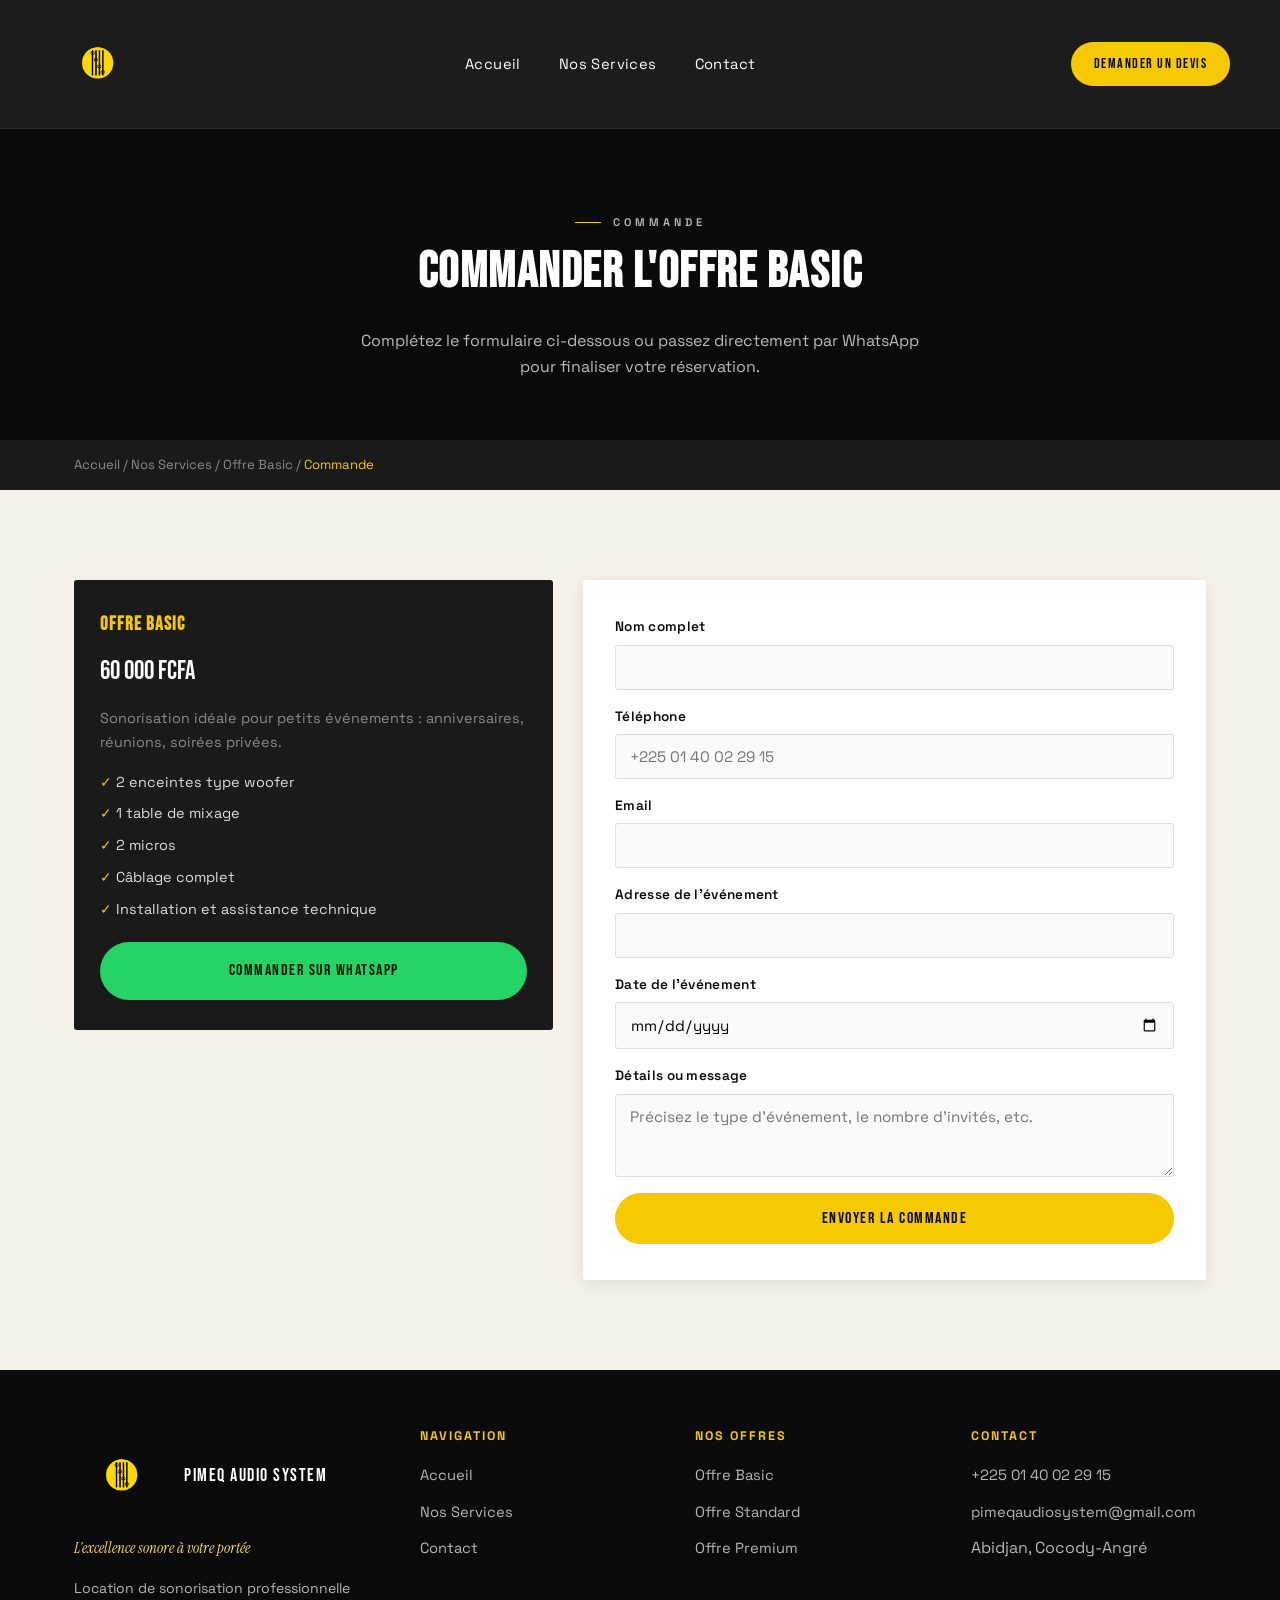
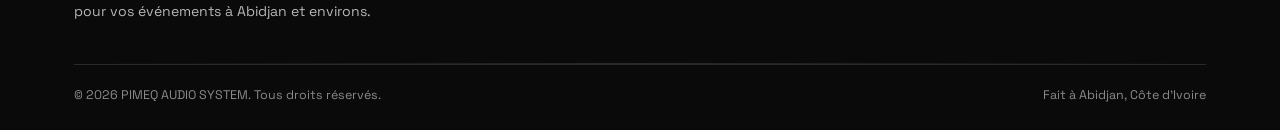
<file: commande-basic.html>
<!DOCTYPE html>
<html lang="fr">
<head>
<meta charset="UTF-8">
<meta name="viewport" content="width=device-width, initial-scale=1.0">
<title>Commander l'Offre Basic | PIMEQ AUDIO SYSTEM</title>
<meta name="description" content="Réservez l'offre Basic de PIMEQ AUDIO SYSTEM (60 000 FCFA) via notre formulaire de commande ou directement sur WhatsApp.">
<meta name="robots" content="noindex, follow">
<link rel="canonical" href="https://www.pimeqaudiosystem.com/commande-basic.html">
<link rel="icon" href="assets/img/logo.png" type="image/png">
<link rel="stylesheet" href="assets/css/styles.css">
</head>
<body>

<header class="site-header">
  <div class="container nav-wrap">
    <a href="index.html" class="brand" aria-label="Retour à l'accueil PIMEQ AUDIO SYSTEM">
      <img src="assets/img/logo.png" alt="PIMEQ AUDIO SYSTEM" width="140" height="34">
    </a>
    <nav class="main-nav" aria-label="Navigation principale">
      <ul>
        <li><a href="index.html">Accueil</a></li>
        <li><a href="services.html">Nos Services</a></li>
        <li><a href="contact.html">Contact</a></li>
      </ul>
    </nav>
    <div class="nav-actions">
      <a href="contact.html" class="btn btn-primary btn-sm desktop-only">Demander un devis</a>
      <button class="nav-toggle" aria-label="Ouvrir le menu" aria-expanded="false"><span></span><span></span><span></span></button>
    </div>
  </div>
</header>

<main>
  <section class="page-hero">
    <div class="container">
      <p class="eyebrow">Commande</p>
      <h1>Commander l'offre Basic</h1>
      <p>Complétez le formulaire ci-dessous ou passez directement par WhatsApp pour finaliser votre réservation.</p>
    </div>
  </section>

  <nav class="breadcrumb" aria-label="Fil d'Ariane">
    <div class="container">
      <a href="index.html">Accueil</a> / <a href="services.html">Nos Services</a> / <a href="offre-basic.html">Offre Basic</a> / <span aria-current="page">Commande</span>
    </div>
  </nav>

  <section class="section">
    <div class="container">
      <div class="form-layout">

        <div class="offer-summary">
          <h3>Offre Basic</h3>
          <p class="price">60 000 FCFA</p>
          <p style="font-size:0.9rem; color:var(--gray-light); margin-bottom:16px;">Sonorisation idéale pour petits événements : anniversaires, réunions, soirées privées.</p>
          <ul>
            <li>2 enceintes type woofer</li>
            <li>1 table de mixage</li>
            <li>2 micros</li>
            <li>Câblage complet</li>
            <li>Installation et assistance technique</li>
          </ul>
          <a href="https://wa.me/2250140022915?text=Bonjour%2C%20je%20souhaite%20r%C3%A9server%20l%27offre%20Basic%20(60%20000%20FCFA)." class="btn btn-whatsapp btn-block" target="_blank" rel="noopener">Commander sur WhatsApp</a>
        </div>

        <div class="form-card">
          <div class="success-message" id="successMsg">
            Merci pour votre commande ! Nous vous contacterons rapidement pour confirmer les détails de votre événement.
          </div>
          <form id="commandeBasicForm" data-form data-success="successMsg" autocomplete="on">
            <input type="hidden" name="offre" value="Basic" />
            <div class="field">
              <label for="nom">Nom complet</label>
              <input type="text" id="nom" name="nom" required />
            </div>
            <div class="field">
              <label for="telephone">Téléphone</label>
              <input type="tel" id="telephone" name="telephone" required pattern="[0-9+ ]{8,}" placeholder="+225 01 40 02 29 15" />
            </div>
            <div class="field">
              <label for="email">Email</label>
              <input type="email" id="email" name="email" required />
            </div>
            <div class="field">
              <label for="adresse">Adresse de l'événement</label>
              <input type="text" id="adresse" name="adresse" required />
            </div>
            <div class="field">
              <label for="date">Date de l'événement</label>
              <input type="date" id="date" name="date" />
            </div>
            <div class="field">
              <label for="details">Détails ou message</label>
              <textarea id="details" name="details" rows="3" placeholder="Précisez le type d'événement, le nombre d'invités, etc."></textarea>
            </div>
            <button type="submit" class="btn btn-primary btn-block">Envoyer la commande</button>
          </form>
        </div>
      </div>
    </div>
  </section>
</main>

<footer class="site-footer">
  <div class="container">
    <div class="footer-grid">
      <div>
        <div class="footer-brand">
          <img src="assets/img/logo.png" alt="" width="30" height="30" style="width:auto;">
          <span class="footer-brand-text">PIMEQ AUDIO SYSTEM</span>
        </div>
        <p class="footer-tag">L'excellence sonore à votre portée</p>
        <p style="max-width:320px; font-size:0.88rem;">Location de sonorisation professionnelle pour vos événements à Abidjan et environs.</p>
      </div>
      <div class="footer-col">
        <h4>Navigation</h4>
        <ul>
          <li><a href="index.html">Accueil</a></li>
          <li><a href="services.html">Nos Services</a></li>
          <li><a href="contact.html">Contact</a></li>
        </ul>
      </div>
      <div class="footer-col">
        <h4>Nos Offres</h4>
        <ul>
          <li><a href="offre-basic.html">Offre Basic</a></li>
          <li><a href="offre-standard.html">Offre Standard</a></li>
          <li><a href="offre-premium.html">Offre Premium</a></li>
        </ul>
      </div>
      <div class="footer-col">
        <h4>Contact</h4>
        <ul>
          <li><a href="tel:+2250140022915">+225 01 40 02 29 15</a></li>
          <li><a href="mailto:pimeqaudiosystem@gmail.com">pimeqaudiosystem@gmail.com</a></li>
          <li>Abidjan, Cocody-Angré</li>
        </ul>
      </div>
    </div>
    <div class="divider"></div>
    <div class="footer-bottom">
      <span>© <span data-year></span> PIMEQ AUDIO SYSTEM. Tous droits réservés. </span>
      <span>Fait à Abidjan, Côte d'Ivoire</span>
    </div>
  </div>
</footer>

<script src="assets/js/main.js"></script>
</body>
</html>
</file>
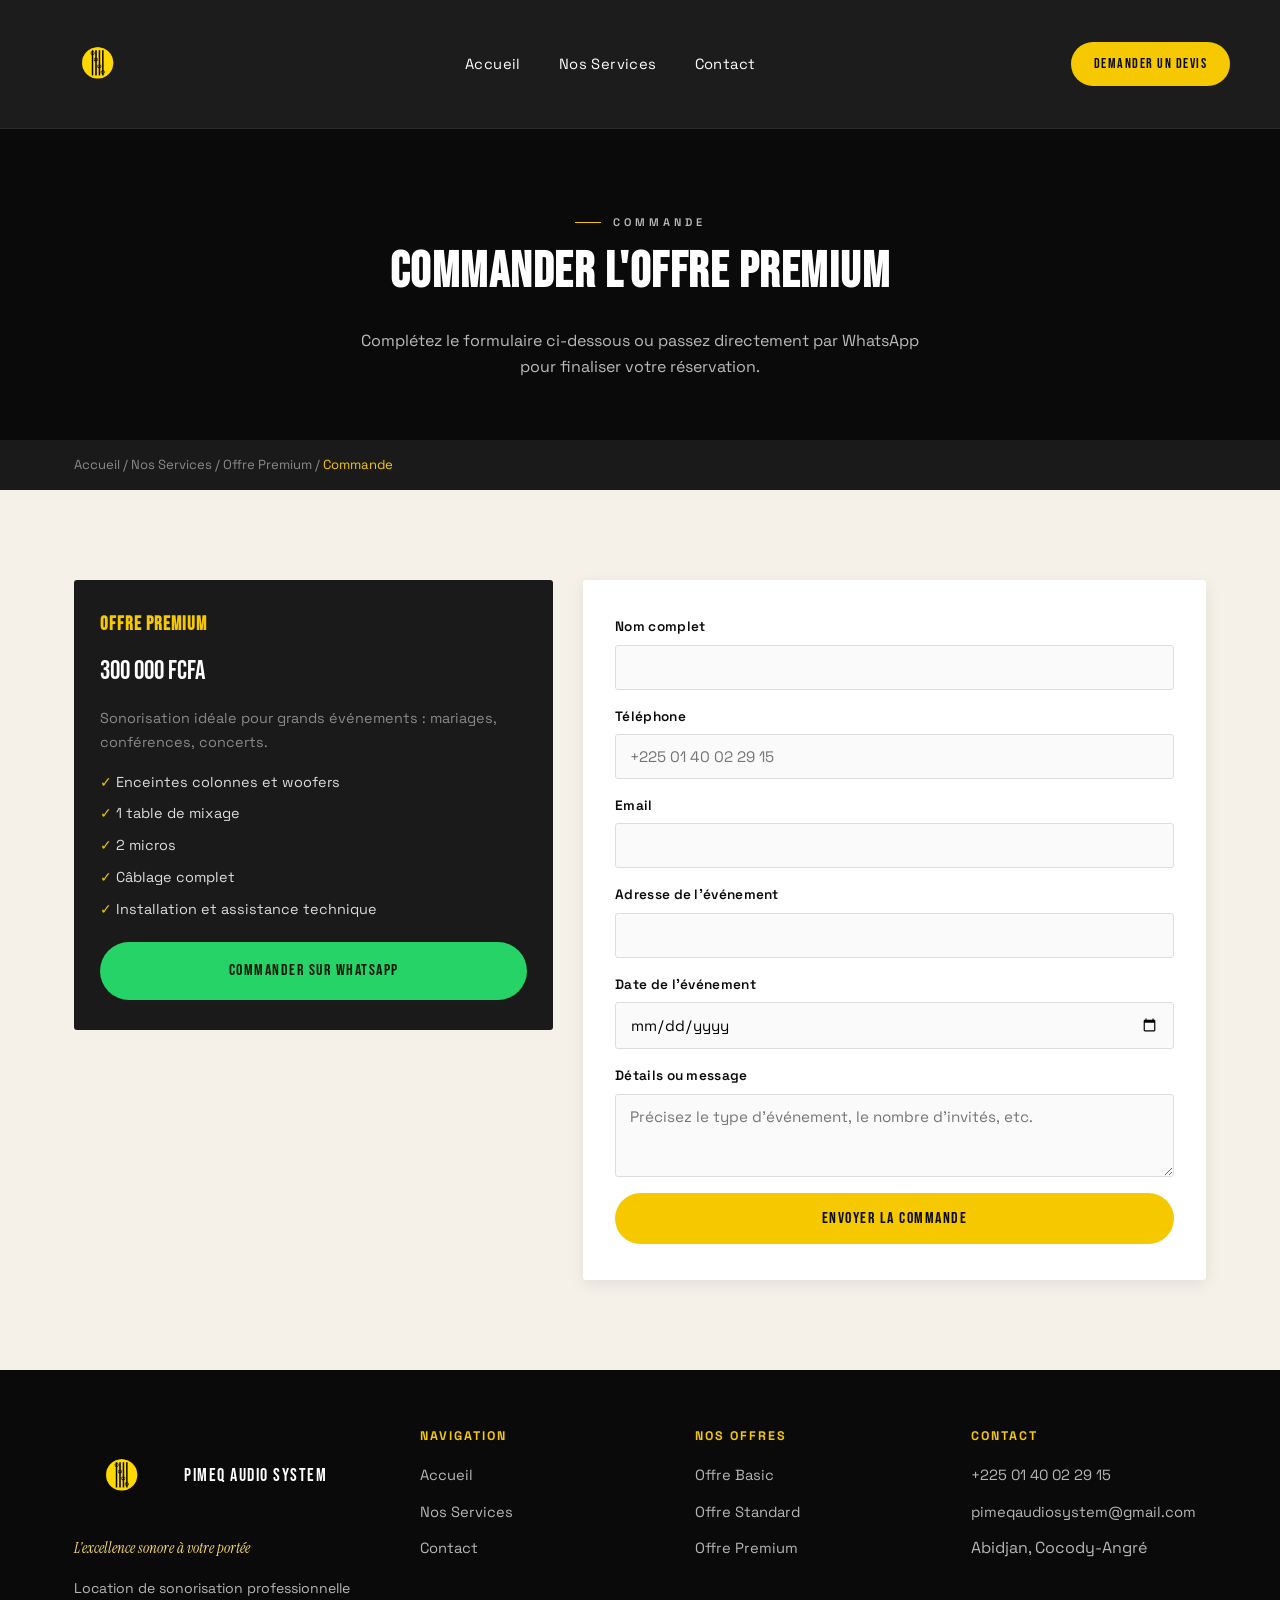
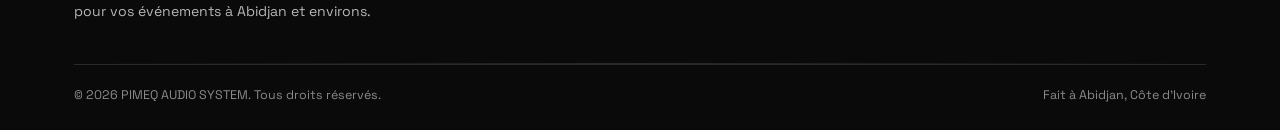
<file: commande-premium.html>
<!DOCTYPE html>
<html lang="fr">
<head>
<meta charset="UTF-8">
<meta name="viewport" content="width=device-width, initial-scale=1.0">
<title>Commander l'Offre Premium | PIMEQ AUDIO SYSTEM</title>
<meta name="description" content="Réservez l'offre Premium de PIMEQ AUDIO SYSTEM (300 000 FCFA) via notre formulaire de commande ou directement sur WhatsApp.">
<meta name="robots" content="noindex, follow">
<link rel="canonical" href="https://www.pimeqaudiosystem.com/commande-premium.html">
<link rel="icon" href="assets/img/logo.png" type="image/png">
<link rel="stylesheet" href="assets/css/styles.css">
</head>
<body>

<header class="site-header">
  <div class="container nav-wrap">
    <a href="index.html" class="brand" aria-label="Retour à l'accueil PIMEQ AUDIO SYSTEM">
      <img src="assets/img/logo.png" alt="PIMEQ AUDIO SYSTEM" width="140" height="34">
    </a>
    <nav class="main-nav" aria-label="Navigation principale">
      <ul>
        <li><a href="index.html">Accueil</a></li>
        <li><a href="services.html">Nos Services</a></li>
        <li><a href="contact.html">Contact</a></li>
      </ul>
    </nav>
    <div class="nav-actions">
      <a href="contact.html" class="btn btn-primary btn-sm desktop-only">Demander un devis</a>
      <button class="nav-toggle" aria-label="Ouvrir le menu" aria-expanded="false"><span></span><span></span><span></span></button>
    </div>
  </div>
</header>

<main>
  <section class="page-hero">
    <div class="container">
      <p class="eyebrow">Commande</p>
      <h1>Commander l'offre Premium</h1>
      <p>Complétez le formulaire ci-dessous ou passez directement par WhatsApp pour finaliser votre réservation.</p>
    </div>
  </section>

  <nav class="breadcrumb" aria-label="Fil d'Ariane">
    <div class="container">
      <a href="index.html">Accueil</a> / <a href="services.html">Nos Services</a> / <a href="offre-premium.html">Offre Premium</a> / <span aria-current="page">Commande</span>
    </div>
  </nav>

  <section class="section">
    <div class="container">
      <div class="form-layout">

        <div class="offer-summary">
          <h3>Offre Premium</h3>
          <p class="price">300 000 FCFA</p>
          <p style="font-size:0.9rem; color:var(--gray-light); margin-bottom:16px;">Sonorisation idéale pour grands événements : mariages, conférences, concerts.</p>
          <ul>
            <li>Enceintes colonnes et woofers</li>
            <li>1 table de mixage</li>
            <li>2 micros</li>
            <li>Câblage complet</li>
            <li>Installation et assistance technique</li>
          </ul>
          <a href="https://wa.me/2250140022915?text=Bonjour%2C%20je%20souhaite%20r%C3%A9server%20l%27offre%20Premium%20(300%20000%20FCFA)." class="btn btn-whatsapp btn-block" target="_blank" rel="noopener">Commander sur WhatsApp</a>
        </div>

        <div class="form-card">
          <div class="success-message" id="successMsg">
            Merci pour votre commande ! Nous vous contacterons rapidement pour confirmer les détails de votre événement.
          </div>
          <form id="commandePremiumForm" data-form data-success="successMsg" autocomplete="on">
            <input type="hidden" name="offre" value="Premium" />
            <div class="field">
              <label for="nom">Nom complet</label>
              <input type="text" id="nom" name="nom" required />
            </div>
            <div class="field">
              <label for="telephone">Téléphone</label>
              <input type="tel" id="telephone" name="telephone" required pattern="[0-9+ ]{8,}" placeholder="+225 01 40 02 29 15" />
            </div>
            <div class="field">
              <label for="email">Email</label>
              <input type="email" id="email" name="email" required />
            </div>
            <div class="field">
              <label for="adresse">Adresse de l'événement</label>
              <input type="text" id="adresse" name="adresse" required />
            </div>
            <div class="field">
              <label for="date">Date de l'événement</label>
              <input type="date" id="date" name="date" />
            </div>
            <div class="field">
              <label for="details">Détails ou message</label>
              <textarea id="details" name="details" rows="3" placeholder="Précisez le type d'événement, le nombre d'invités, etc."></textarea>
            </div>
            <button type="submit" class="btn btn-primary btn-block">Envoyer la commande</button>
          </form>
        </div>
      </div>
    </div>
  </section>
</main>

<footer class="site-footer">
  <div class="container">
    <div class="footer-grid">
      <div>
        <div class="footer-brand">
          <img src="assets/img/logo.png" alt="" width="30" height="30" style="width:auto;">
          <span class="footer-brand-text">PIMEQ AUDIO SYSTEM</span>
        </div>
        <p class="footer-tag">L'excellence sonore à votre portée</p>
        <p style="max-width:320px; font-size:0.88rem;">Location de sonorisation professionnelle pour vos événements à Abidjan et environs.</p>
      </div>
      <div class="footer-col">
        <h4>Navigation</h4>
        <ul>
          <li><a href="index.html">Accueil</a></li>
          <li><a href="services.html">Nos Services</a></li>
          <li><a href="contact.html">Contact</a></li>
        </ul>
      </div>
      <div class="footer-col">
        <h4>Nos Offres</h4>
        <ul>
          <li><a href="offre-basic.html">Offre Basic</a></li>
          <li><a href="offre-standard.html">Offre Standard</a></li>
          <li><a href="offre-premium.html">Offre Premium</a></li>
        </ul>
      </div>
      <div class="footer-col">
        <h4>Contact</h4>
        <ul>
          <li><a href="tel:+2250140022915">+225 01 40 02 29 15</a></li>
          <li><a href="mailto:pimeqaudiosystem@gmail.com">pimeqaudiosystem@gmail.com</a></li>
          <li>Abidjan, Cocody-Angré</li>
        </ul>
      </div>
    </div>
    <div class="divider"></div>
    <div class="footer-bottom">
      <span>© <span data-year></span> PIMEQ AUDIO SYSTEM. Tous droits réservés. </span>
      <span>Fait à Abidjan, Côte d'Ivoire</span>
    </div>
  </div>
</footer>

<script src="assets/js/main.js"></script>
</body>
</html>
</file>
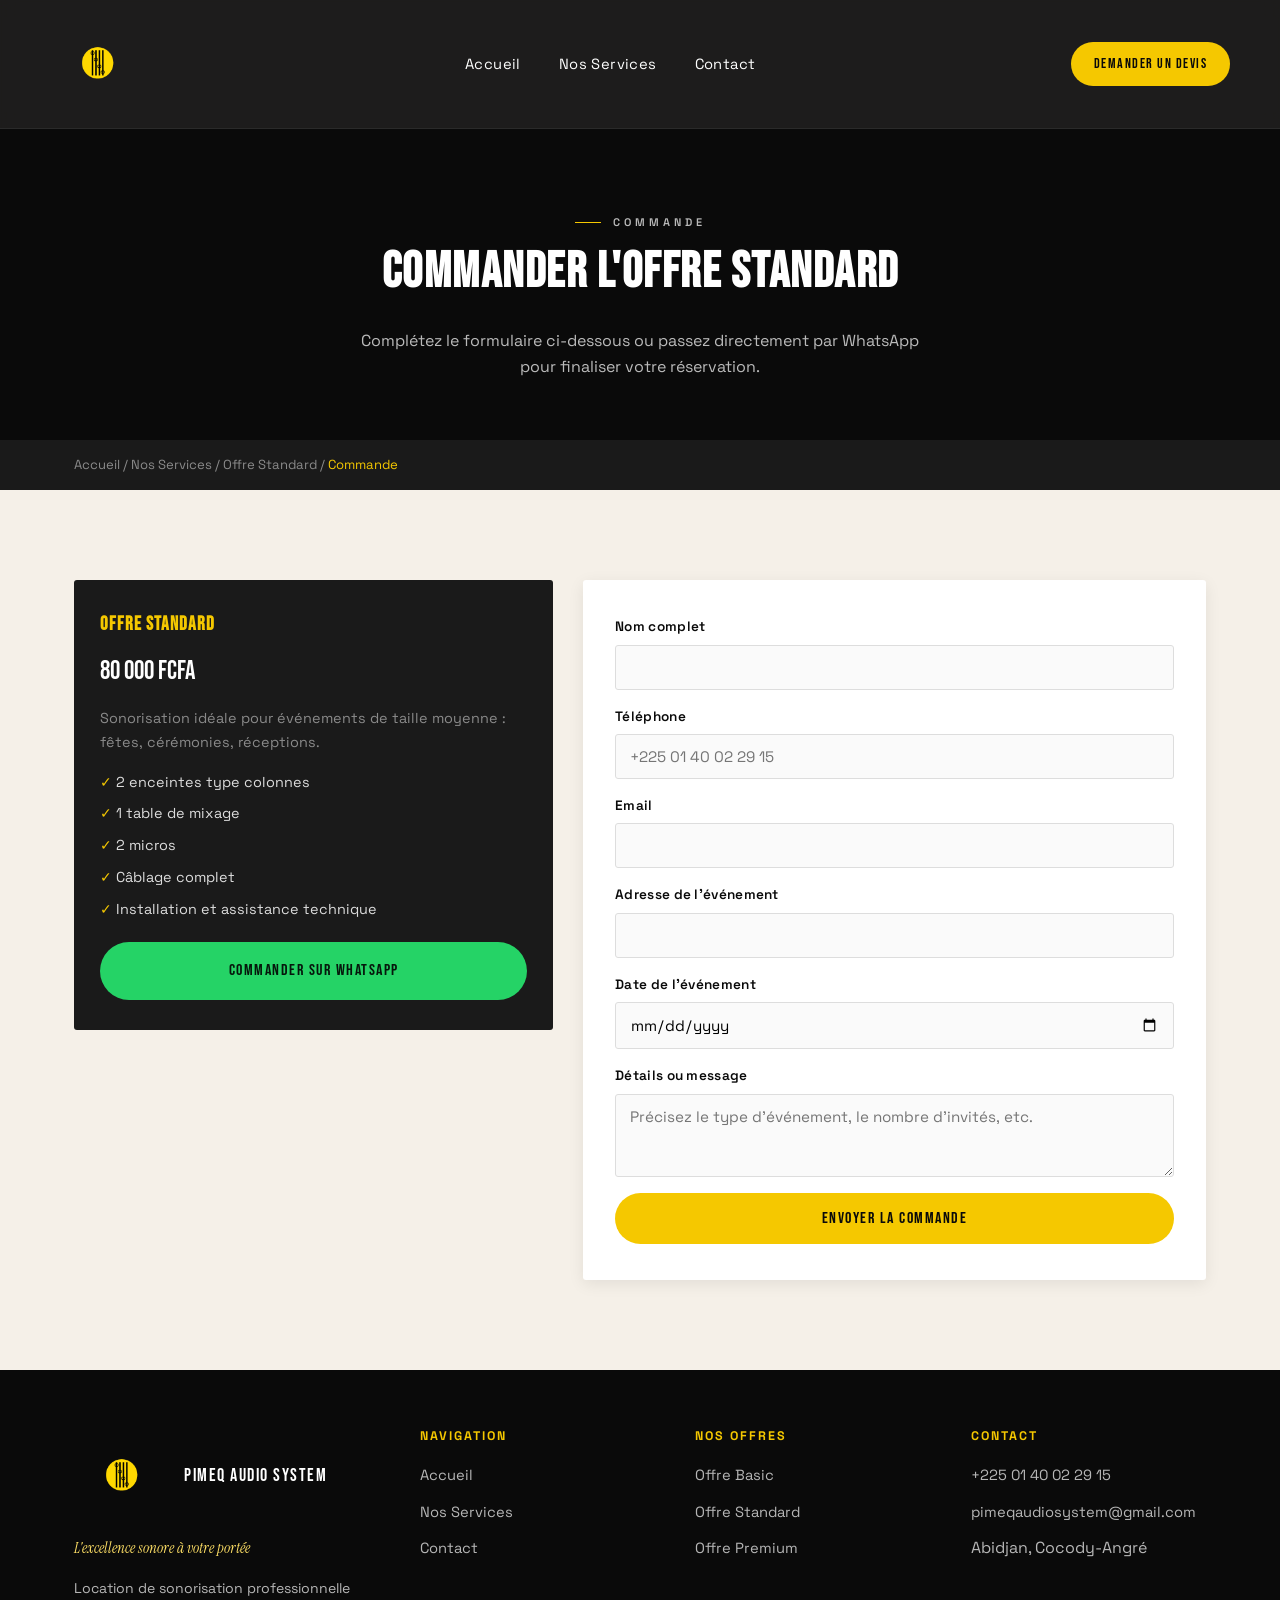
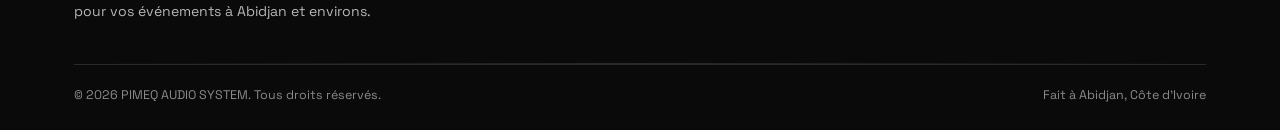
<file: commande-standard.html>
<!DOCTYPE html>
<html lang="fr">
<head>
<meta charset="UTF-8">
<meta name="viewport" content="width=device-width, initial-scale=1.0">
<title>Commander l'Offre Standard | PIMEQ AUDIO SYSTEM</title>
<meta name="description" content="Réservez l'offre Standard de PIMEQ AUDIO SYSTEM (80 000 FCFA) via notre formulaire de commande ou directement sur WhatsApp.">
<meta name="robots" content="noindex, follow">
<link rel="canonical" href="https://www.pimeqaudiosystem.com/commande-standard.html">
<link rel="icon" href="assets/img/logo.png" type="image/png">
<link rel="stylesheet" href="assets/css/styles.css">
</head>
<body>

<header class="site-header">
  <div class="container nav-wrap">
    <a href="index.html" class="brand" aria-label="Retour à l'accueil PIMEQ AUDIO SYSTEM">
      <img src="assets/img/logo.png" alt="PIMEQ AUDIO SYSTEM" width="140" height="34">
    </a>
    <nav class="main-nav" aria-label="Navigation principale">
      <ul>
        <li><a href="index.html">Accueil</a></li>
        <li><a href="services.html">Nos Services</a></li>
        <li><a href="contact.html">Contact</a></li>
      </ul>
    </nav>
    <div class="nav-actions">
      <a href="contact.html" class="btn btn-primary btn-sm desktop-only">Demander un devis</a>
      <button class="nav-toggle" aria-label="Ouvrir le menu" aria-expanded="false"><span></span><span></span><span></span></button>
    </div>
  </div>
</header>

<main>
  <section class="page-hero">
    <div class="container">
      <p class="eyebrow">Commande</p>
      <h1>Commander l'offre Standard</h1>
      <p>Complétez le formulaire ci-dessous ou passez directement par WhatsApp pour finaliser votre réservation.</p>
    </div>
  </section>

  <nav class="breadcrumb" aria-label="Fil d'Ariane">
    <div class="container">
      <a href="index.html">Accueil</a> / <a href="services.html">Nos Services</a> / <a href="offre-standard.html">Offre Standard</a> / <span aria-current="page">Commande</span>
    </div>
  </nav>

  <section class="section">
    <div class="container">
      <div class="form-layout">

        <div class="offer-summary">
          <h3>Offre Standard</h3>
          <p class="price">80 000 FCFA</p>
          <p style="font-size:0.9rem; color:var(--gray-light); margin-bottom:16px;">Sonorisation idéale pour événements de taille moyenne : fêtes, cérémonies, réceptions.</p>
          <ul>
            <li>2 enceintes type colonnes</li>
            <li>1 table de mixage</li>
            <li>2 micros</li>
            <li>Câblage complet</li>
            <li>Installation et assistance technique</li>
          </ul>
          <a href="https://wa.me/2250140022915?text=Bonjour%2C%20je%20souhaite%20r%C3%A9server%20l%27offre%20Standard%20(80%20000%20FCFA)." class="btn btn-whatsapp btn-block" target="_blank" rel="noopener">Commander sur WhatsApp</a>
        </div>

        <div class="form-card">
          <div class="success-message" id="successMsg">
            Merci pour votre commande ! Nous vous contacterons rapidement pour confirmer les détails de votre événement.
          </div>
          <form id="commandeStandardForm" data-form data-success="successMsg" autocomplete="on">
            <input type="hidden" name="offre" value="Standard" />
            <div class="field">
              <label for="nom">Nom complet</label>
              <input type="text" id="nom" name="nom" required />
            </div>
            <div class="field">
              <label for="telephone">Téléphone</label>
              <input type="tel" id="telephone" name="telephone" required pattern="[0-9+ ]{8,}" placeholder="+225 01 40 02 29 15" />
            </div>
            <div class="field">
              <label for="email">Email</label>
              <input type="email" id="email" name="email" required />
            </div>
            <div class="field">
              <label for="adresse">Adresse de l'événement</label>
              <input type="text" id="adresse" name="adresse" required />
            </div>
            <div class="field">
              <label for="date">Date de l'événement</label>
              <input type="date" id="date" name="date" />
            </div>
            <div class="field">
              <label for="details">Détails ou message</label>
              <textarea id="details" name="details" rows="3" placeholder="Précisez le type d'événement, le nombre d'invités, etc."></textarea>
            </div>
            <button type="submit" class="btn btn-primary btn-block">Envoyer la commande</button>
          </form>
        </div>
      </div>
    </div>
  </section>
</main>

<footer class="site-footer">
  <div class="container">
    <div class="footer-grid">
      <div>
        <div class="footer-brand">
          <img src="assets/img/logo.png" alt="" width="30" height="30" style="width:auto;">
          <span class="footer-brand-text">PIMEQ AUDIO SYSTEM</span>
        </div>
        <p class="footer-tag">L'excellence sonore à votre portée</p>
        <p style="max-width:320px; font-size:0.88rem;">Location de sonorisation professionnelle pour vos événements à Abidjan et environs.</p>
      </div>
      <div class="footer-col">
        <h4>Navigation</h4>
        <ul>
          <li><a href="index.html">Accueil</a></li>
          <li><a href="services.html">Nos Services</a></li>
          <li><a href="contact.html">Contact</a></li>
        </ul>
      </div>
      <div class="footer-col">
        <h4>Nos Offres</h4>
        <ul>
          <li><a href="offre-basic.html">Offre Basic</a></li>
          <li><a href="offre-standard.html">Offre Standard</a></li>
          <li><a href="offre-premium.html">Offre Premium</a></li>
        </ul>
      </div>
      <div class="footer-col">
        <h4>Contact</h4>
        <ul>
          <li><a href="tel:+2250140022915">+225 01 40 02 29 15</a></li>
          <li><a href="mailto:pimeqaudiosystem@gmail.com">pimeqaudiosystem@gmail.com</a></li>
          <li>Abidjan, Cocody-Angré</li>
        </ul>
      </div>
    </div>
    <div class="divider"></div>
    <div class="footer-bottom">
      <span>© <span data-year></span> PIMEQ AUDIO SYSTEM. Tous droits réservés. </span>
      <span>Fait à Abidjan, Côte d'Ivoire</span>
    </div>
  </div>
</footer>

<script src="assets/js/main.js"></script>
</body>
</html>
</file>
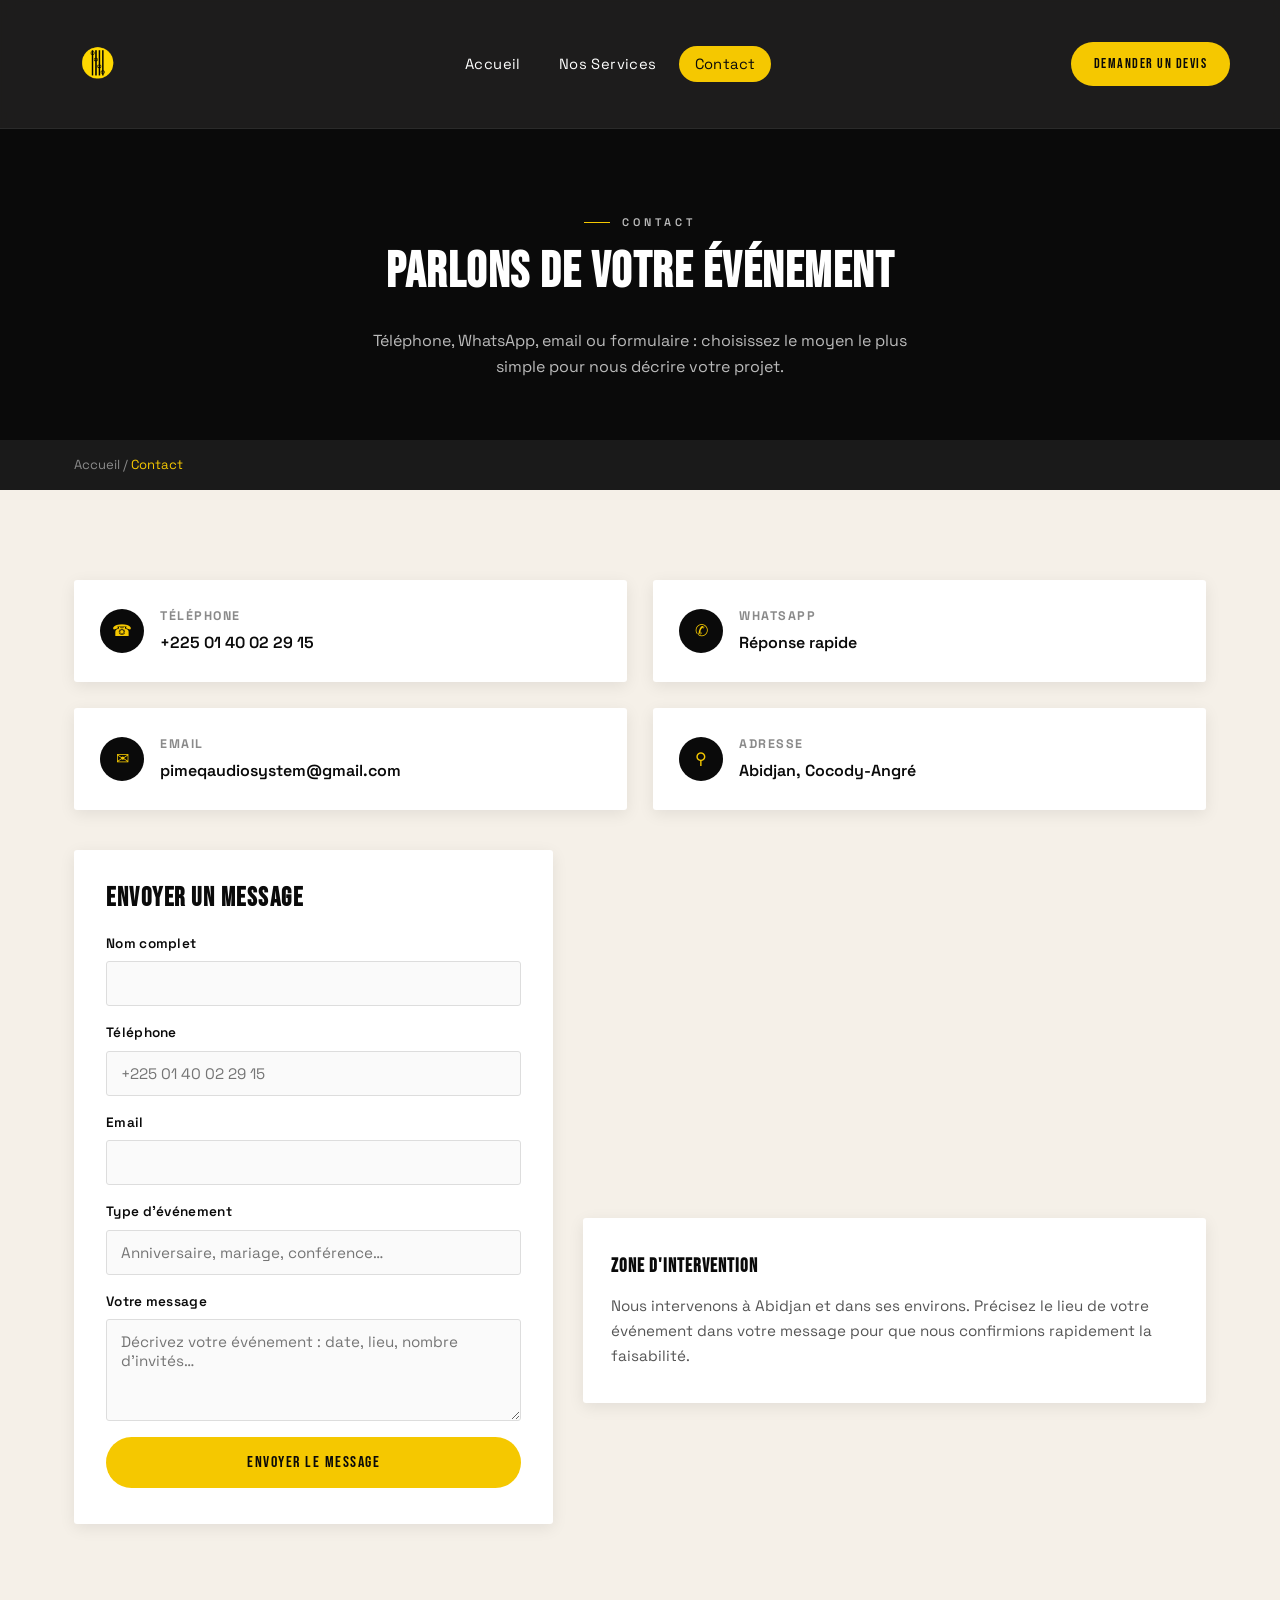
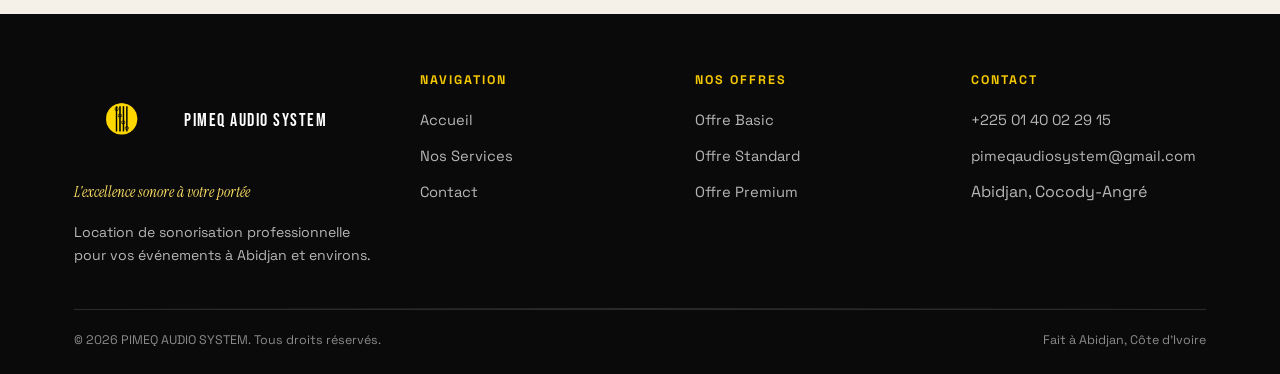
<file: contact.html>
<!DOCTYPE html>
<html lang="fr">
<head>
<meta charset="UTF-8">
<meta name="viewport" content="width=device-width, initial-scale=1.0">
<title>Contact | PIMEQ AUDIO SYSTEM — Location Sono Abidjan</title>
<meta name="description" content="Contactez PIMEQ AUDIO SYSTEM à Cocody-Angré, Abidjan pour un devis de sonorisation : téléphone, WhatsApp, email ou formulaire de contact.">
<meta name="keywords" content="contact PIMEQ AUDIO SYSTEM, devis sonorisation Abidjan, location sono Cocody-Angré">
<meta name="robots" content="index, follow">
<link rel="canonical" href="https://www.pimeqaudiosystem.com/contact.html">
<link rel="icon" href="assets/img/logo.png" type="image/png">
<meta property="og:type" content="website">
<meta property="og:title" content="Contact | PIMEQ AUDIO SYSTEM">
<meta property="og:description" content="Demandez votre devis de sonorisation à Abidjan : téléphone, WhatsApp, email ou formulaire.">
<meta property="og:image" content="https://www.pimeqaudiosystem.com/assets/img/logo.png">
<meta property="og:url" content="https://www.pimeqaudiosystem.com/contact.html">
<link rel="stylesheet" href="assets/css/styles.css">
<script type="application/ld+json">
{
  "@context": "https://schema.org",
  "@type": "BreadcrumbList",
  "itemListElement": [
    {"@type":"ListItem","position":1,"name":"Accueil","item":"https://www.pimeqaudiosystem.com/index.html"},
    {"@type":"ListItem","position":2,"name":"Contact","item":"https://www.pimeqaudiosystem.com/contact.html"}
  ]
}
</script>
</head>
<body>

<header class="site-header">
  <div class="container nav-wrap">
    <a href="index.html" class="brand" aria-label="Retour à l'accueil PIMEQ AUDIO SYSTEM">
      <img src="assets/img/logo.png" alt="PIMEQ AUDIO SYSTEM" width="140" height="34">
    </a>
    <nav class="main-nav" aria-label="Navigation principale">
      <ul>
        <li><a href="index.html">Accueil</a></li>
        <li><a href="services.html">Nos Services</a></li>
        <li><a href="contact.html">Contact</a></li>
      </ul>
    </nav>
    <div class="nav-actions">
      <a href="contact.html" class="btn btn-primary btn-sm desktop-only">Demander un devis</a>
      <button class="nav-toggle" aria-label="Ouvrir le menu" aria-expanded="false"><span></span><span></span><span></span></button>
    </div>
  </div>
</header>

<main>
  <section class="page-hero">
    <div class="container">
      <p class="eyebrow">Contact</p>
      <h1>Parlons de votre événement</h1>
      <p>Téléphone, WhatsApp, email ou formulaire : choisissez le moyen le plus simple pour nous décrire votre projet.</p>
    </div>
  </section>

  <nav class="breadcrumb" aria-label="Fil d'Ariane">
    <div class="container">
      <a href="index.html">Accueil</a> / <span aria-current="page">Contact</span>
    </div>
  </nav>

  <section class="section">
    <div class="container">
      <div class="contact-grid">
        <a href="tel:+2250140022915" class="contact-card">
          <span class="icon" aria-hidden="true">☎</span>
          <div>
            <h3>Téléphone</h3>
            <p>+225 01 40 02 29 15</p>
          </div>
        </a>
        <a href="https://wa.me/2250140022915" class="contact-card" target="_blank" rel="noopener">
          <span class="icon" aria-hidden="true">✆</span>
          <div>
            <h3>WhatsApp</h3>
            <p>Réponse rapide</p>
          </div>
        </a>
        <a href="mailto:pimeqaudiosystem@gmail.com" class="contact-card">
          <span class="icon" aria-hidden="true">✉</span>
          <div>
            <h3>Email</h3>
            <p>pimeqaudiosystem@gmail.com</p>
          </div>
        </a>
        <div class="contact-card" style="cursor:default;">
          <span class="icon" aria-hidden="true">⚲</span>
          <div>
            <h3>Adresse</h3>
            <p>Abidjan, Cocody-Angré</p>
          </div>
        </div>
      </div>

      <div class="form-layout">
        <div class="form-card">
          <h2 class="section-title" style="font-size:1.6rem; margin-bottom:20px;">Envoyer un message</h2>
          <div class="success-message" id="contactSuccess">
            Merci pour votre message ! Nous vous répondrons dans les plus brefs délais.
          </div>
          <form id="contactForm" data-form data-success="contactSuccess" autocomplete="on">
            <div class="field">
              <label for="c-nom">Nom complet</label>
              <input type="text" id="c-nom" name="nom" required />
            </div>
            <div class="field">
              <label for="c-telephone">Téléphone</label>
              <input type="tel" id="c-telephone" name="telephone" required pattern="[0-9+ ]{8,}" placeholder="+225 01 40 02 29 15" />
            </div>
            <div class="field">
              <label for="c-email">Email</label>
              <input type="email" id="c-email" name="email" required />
            </div>
            <div class="field">
              <label for="c-sujet">Type d'événement</label>
              <input type="text" id="c-sujet" name="sujet" placeholder="Anniversaire, mariage, conférence…" />
            </div>
            <div class="field">
              <label for="c-message">Votre message</label>
              <textarea id="c-message" name="message" rows="4" required placeholder="Décrivez votre événement : date, lieu, nombre d'invités…"></textarea>
            </div>
            <button type="submit" class="btn btn-primary btn-block">Envoyer le message</button>
          </form>
        </div>

        <div>
          <iframe
            class="map-frame"
            title="Localisation PIMEQ AUDIO SYSTEM — Cocody-Angré, Abidjan"
            src="https://maps.google.com/maps?q=Cocody-Angr%C3%A9%2C%20Abidjan%2C%20C%C3%B4te%20d%27Ivoire&z=13&output=embed"
            loading="lazy"
            referrerpolicy="no-referrer-when-downgrade">
          </iframe>
          <div class="card" style="margin-top:20px;">
            <h3 style="font-family:var(--font-display); letter-spacing:1px; margin-bottom:10px;">Zone d'intervention</h3>
            <p style="color:#555; font-size:0.95rem;">Nous intervenons à Abidjan et dans ses environs. Précisez le lieu de votre événement dans votre message pour que nous confirmions rapidement la faisabilité.</p>
          </div>
        </div>
      </div>
    </div>
  </section>
</main>

<footer class="site-footer">
  <div class="container">
    <div class="footer-grid">
      <div>
        <div class="footer-brand">
          <img src="assets/img/logo.png" alt="" width="30" height="30" style="width:auto;">
          <span class="footer-brand-text">PIMEQ AUDIO SYSTEM</span>
        </div>
        <p class="footer-tag">L'excellence sonore à votre portée</p>
        <p style="max-width:320px; font-size:0.88rem;">Location de sonorisation professionnelle pour vos événements à Abidjan et environs.</p>
      </div>
      <div class="footer-col">
        <h4>Navigation</h4>
        <ul>
          <li><a href="index.html">Accueil</a></li>
          <li><a href="services.html">Nos Services</a></li>
          <li><a href="contact.html">Contact</a></li>
        </ul>
      </div>
      <div class="footer-col">
        <h4>Nos Offres</h4>
        <ul>
          <li><a href="offre-basic.html">Offre Basic</a></li>
          <li><a href="offre-standard.html">Offre Standard</a></li>
          <li><a href="offre-premium.html">Offre Premium</a></li>
        </ul>
      </div>
      <div class="footer-col">
        <h4>Contact</h4>
        <ul>
          <li><a href="tel:+2250140022915">+225 01 40 02 29 15</a></li>
          <li><a href="mailto:pimeqaudiosystem@gmail.com">pimeqaudiosystem@gmail.com</a></li>
          <li>Abidjan, Cocody-Angré</li>
        </ul>
      </div>
    </div>
    <div class="divider"></div>
    <div class="footer-bottom">
      <span>© <span data-year></span> PIMEQ AUDIO SYSTEM. Tous droits réservés. </span>
      <span>Fait à Abidjan, Côte d'Ivoire</span>
    </div>
  </div>
</footer>

<script src="assets/js/main.js"></script>
</body>
</html>
</file>
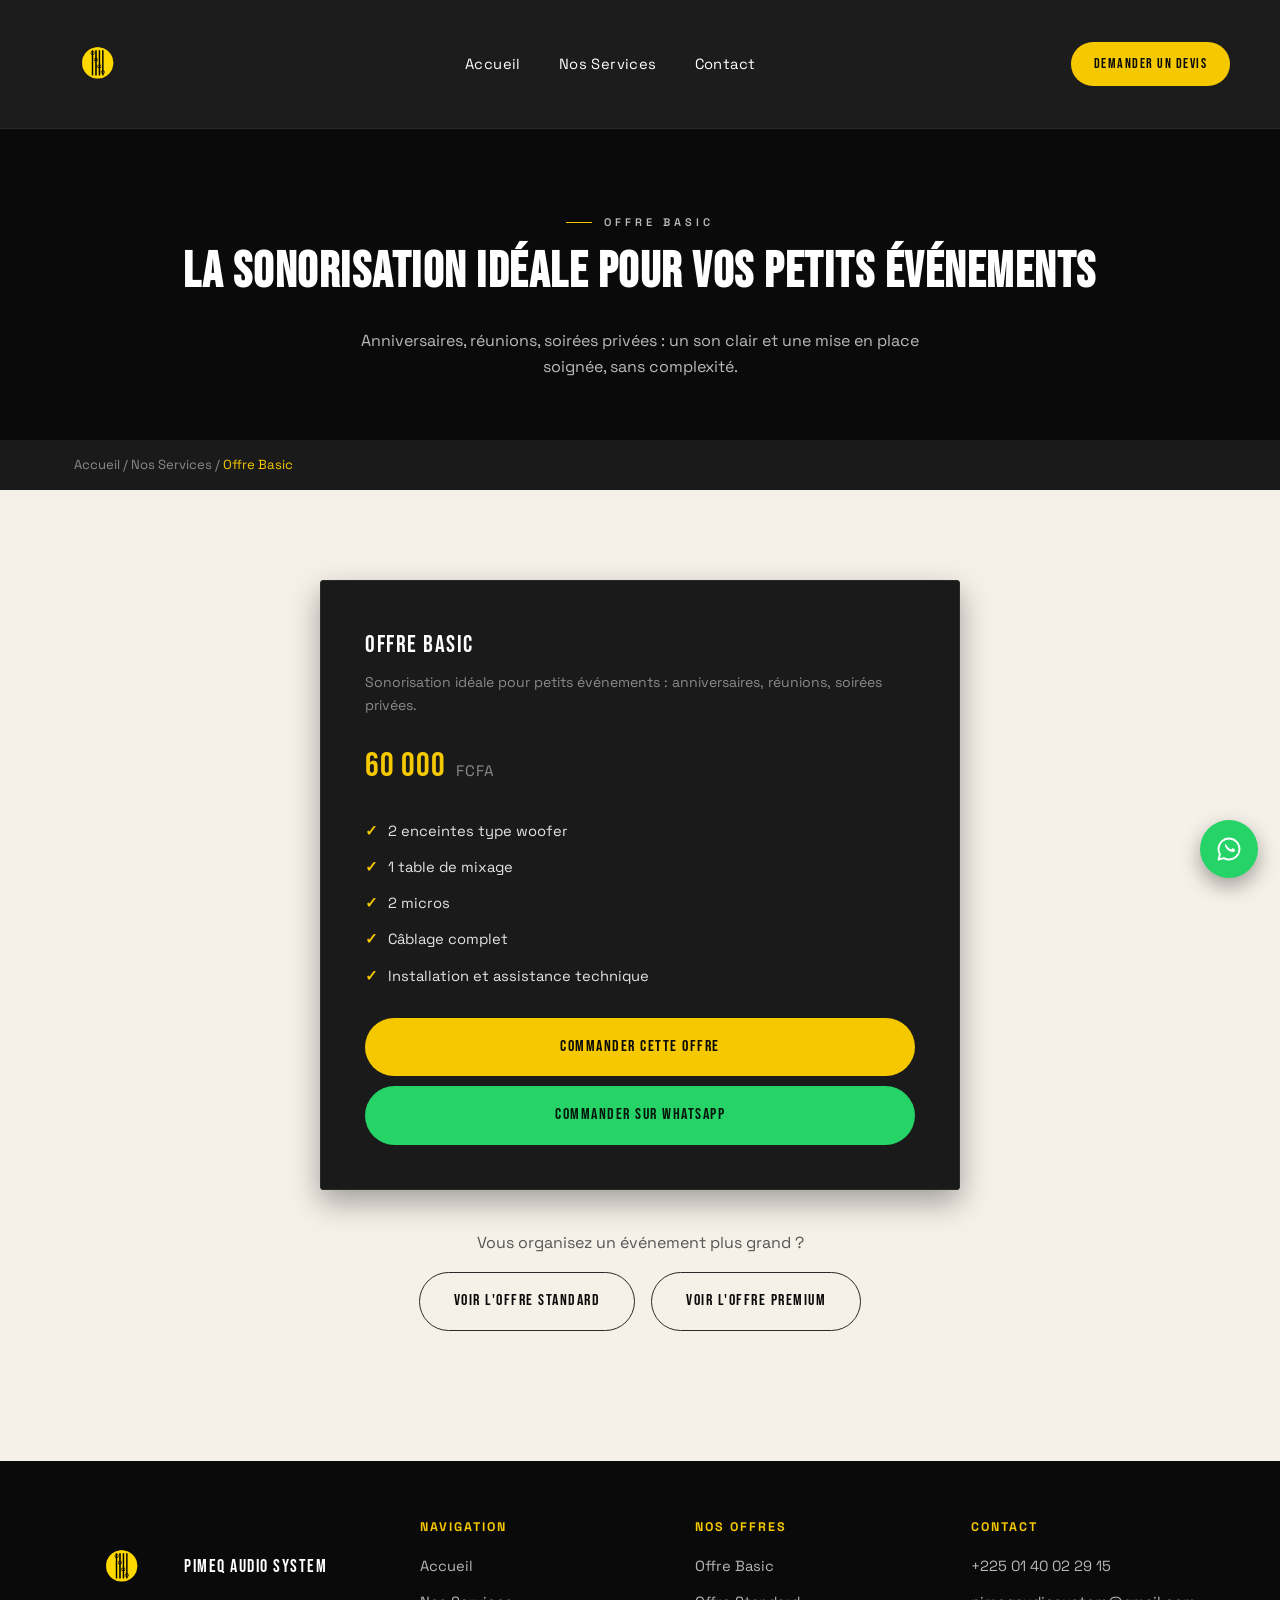
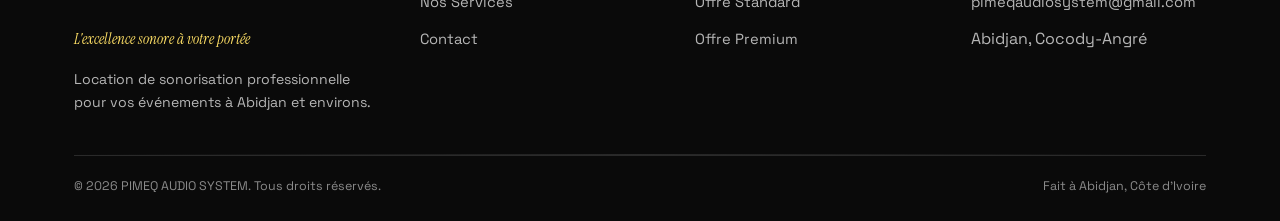
<file: offre-basic.html>
<!DOCTYPE html>
<html lang="fr">
<head>
<meta charset="UTF-8">
<meta name="viewport" content="width=device-width, initial-scale=1.0">
<title>Offre Basic — Location Sono 60 000 FCFA | PIMEQ AUDIO SYSTEM</title>
<meta name="description" content="Offre Basic : location de sonorisation pour petits événements à Abidjan (anniversaires, réunions, soirées privées) à 60 000 FCFA. Installation et technicien inclus.">
<meta name="robots" content="index, follow">
<link rel="canonical" href="https://www.pimeqaudiosystem.com/offre-basic.html">
<link rel="icon" href="assets/img/logo.png" type="image/png">
<meta property="og:type" content="product">
<meta property="og:title" content="Offre Basic — Location Sono 60 000 FCFA | PIMEQ AUDIO SYSTEM">
<meta property="og:description" content="Sonorisation idéale pour petits événements à Abidjan : anniversaires, réunions, soirées privées.">
<meta property="og:image" content="https://www.pimeqaudiosystem.com/assets/img/logo.png">
<meta property="og:url" content="https://www.pimeqaudiosystem.com/offre-basic.html">
<link rel="stylesheet" href="assets/css/styles.css">
<script type="application/ld+json">
{
  "@context": "https://schema.org",
  "@type": "Product",
  "name": "Offre Basic — PIMEQ AUDIO SYSTEM",
  "description": "Sonorisation pour petits événements : 2 enceintes type woofer, 1 table de mixage, 2 micros, câblage complet, installation et assistance technique.",
  "offers": {
    "@type": "Offer",
    "priceCurrency": "XOF",
    "price": "60000",
    "availability": "https://schema.org/InStock",
    "url": "https://www.pimeqaudiosystem.com/commande-basic.html"
  }
}
</script>
</head>
<body>

<header class="site-header">
  <div class="container nav-wrap">
    <a href="index.html" class="brand" aria-label="Retour à l'accueil PIMEQ AUDIO SYSTEM">
      <img src="assets/img/logo.png" alt="PIMEQ AUDIO SYSTEM" width="140" height="34">
    </a>
    <nav class="main-nav" aria-label="Navigation principale">
      <ul>
        <li><a href="index.html">Accueil</a></li>
        <li><a href="services.html">Nos Services</a></li>
        <li><a href="contact.html">Contact</a></li>
      </ul>
    </nav>
    <div class="nav-actions">
      <a href="contact.html" class="btn btn-primary btn-sm desktop-only">Demander un devis</a>
      <button class="nav-toggle" aria-label="Ouvrir le menu" aria-expanded="false"><span></span><span></span><span></span></button>
    </div>
  </div>
</header>

<main>
  <section class="page-hero">
    <div class="container">
      <p class="eyebrow">Offre Basic</p>
      <h1>La sonorisation idéale pour vos petits événements</h1>
      <p>Anniversaires, réunions, soirées privées : un son clair et une mise en place soignée, sans complexité.</p>
    </div>
  </section>

  <nav class="breadcrumb" aria-label="Fil d'Ariane">
    <div class="container">
      <a href="index.html">Accueil</a> / <a href="services.html">Nos Services</a> / <span aria-current="page">Offre Basic</span>
    </div>
  </nav>

  <section class="section">
    <div class="container">
      <div class="detail-card" style="margin-top:0;">
        <p class="offer-name">Offre Basic</p>
        <p class="offer-usecase">Sonorisation idéale pour petits événements : anniversaires, réunions, soirées privées.</p>
        <p class="offer-price">60 000 <span class="fcfa">FCFA</span></p>
        <ul class="offer-list">
          <li>2 enceintes type woofer</li>
          <li>1 table de mixage</li>
          <li>2 micros</li>
          <li>Câblage complet</li>
          <li>Installation et assistance technique</li>
        </ul>
        <div class="offer-actions">
          <a href="commande-basic.html" class="btn btn-primary btn-block">Commander cette offre</a>
          <a href="https://wa.me/2250140022915?text=Bonjour%2C%20je%20souhaite%20r%C3%A9server%20l%27offre%20Basic%20(60%20000%20FCFA)." class="btn btn-whatsapp btn-block" target="_blank" rel="noopener">Commander sur WhatsApp</a>
        </div>
      </div>

      <div style="max-width:640px; margin:40px auto 0; text-align:center;">
        <p style="color:#555; margin-bottom:16px;">Vous organisez un événement plus grand ?</p>
        <div class="hero-ctas">
          <a href="offre-standard.html" class="btn btn-outline" style="color:var(--black); border-color:var(--gray-mid);">Voir l'offre Standard</a>
          <a href="offre-premium.html" class="btn btn-outline" style="color:var(--black); border-color:var(--gray-mid);">Voir l'offre Premium</a>
        </div>
      </div>
    </div>
  </section>
</main>

<footer class="site-footer">
  <div class="container">
    <div class="footer-grid">
      <div>
        <div class="footer-brand">
          <img src="assets/img/logo.png" alt="" width="30" height="30" style="width:auto;">
          <span class="footer-brand-text">PIMEQ AUDIO SYSTEM</span>
        </div>
        <p class="footer-tag">L'excellence sonore à votre portée</p>
        <p style="max-width:320px; font-size:0.88rem;">Location de sonorisation professionnelle pour vos événements à Abidjan et environs.</p>
      </div>
      <div class="footer-col">
        <h4>Navigation</h4>
        <ul>
          <li><a href="index.html">Accueil</a></li>
          <li><a href="services.html">Nos Services</a></li>
          <li><a href="contact.html">Contact</a></li>
        </ul>
      </div>
      <div class="footer-col">
        <h4>Nos Offres</h4>
        <ul>
          <li><a href="offre-basic.html">Offre Basic</a></li>
          <li><a href="offre-standard.html">Offre Standard</a></li>
          <li><a href="offre-premium.html">Offre Premium</a></li>
        </ul>
      </div>
      <div class="footer-col">
        <h4>Contact</h4>
        <ul>
          <li><a href="tel:+2250140022915">+225 01 40 02 29 15</a></li>
          <li><a href="mailto:pimeqaudiosystem@gmail.com">pimeqaudiosystem@gmail.com</a></li>
          <li>Abidjan, Cocody-Angré</li>
        </ul>
      </div>
    </div>
    <div class="divider"></div>
    <div class="footer-bottom">
      <span>© <span data-year></span> PIMEQ AUDIO SYSTEM. Tous droits réservés. </span>
      <span>Fait à Abidjan, Côte d'Ivoire</span>
    </div>
  </div>
</footer>

<a href="https://wa.me/2250140022915" class="whatsapp-float" aria-label="Contactez-nous sur WhatsApp" target="_blank" rel="noopener">
  <svg width="28" height="28" viewBox="0 0 24 24" fill="none" xmlns="http://www.w3.org/2000/svg" aria-hidden="true">
    <path d="M12 3C7.03 3 3 7.03 3 12c0 1.66.45 3.22 1.24 4.56L3 21l4.62-1.2A8.94 8.94 0 0012 21c4.97 0 9-4.03 9-9s-4.03-9-9-9z" stroke="currentColor" stroke-width="1.6" stroke-linejoin="round"/>
    <path d="M8.8 8.6c.15-.55.85-.5 1.15.1.3.6.75 1.45 1.35 2.1.6.65 1.4 1.15 2 1.4.6.25.9-.1 1.3-.5.4-.4.7-.35 1.1-.1.4.25 1.2.75 1.35 1 .15.25.15.85-.1 1.2-.35.5-1.15.9-1.9.85-1.5-.1-3.35-1.05-4.5-2.2-1.15-1.15-1.9-2.6-2.05-3.85-.1-.6.1-1.15.3-1.5z" fill="currentColor"/>
  </svg>
</a>

<script src="assets/js/main.js"></script>
</body>
</html>
</file>
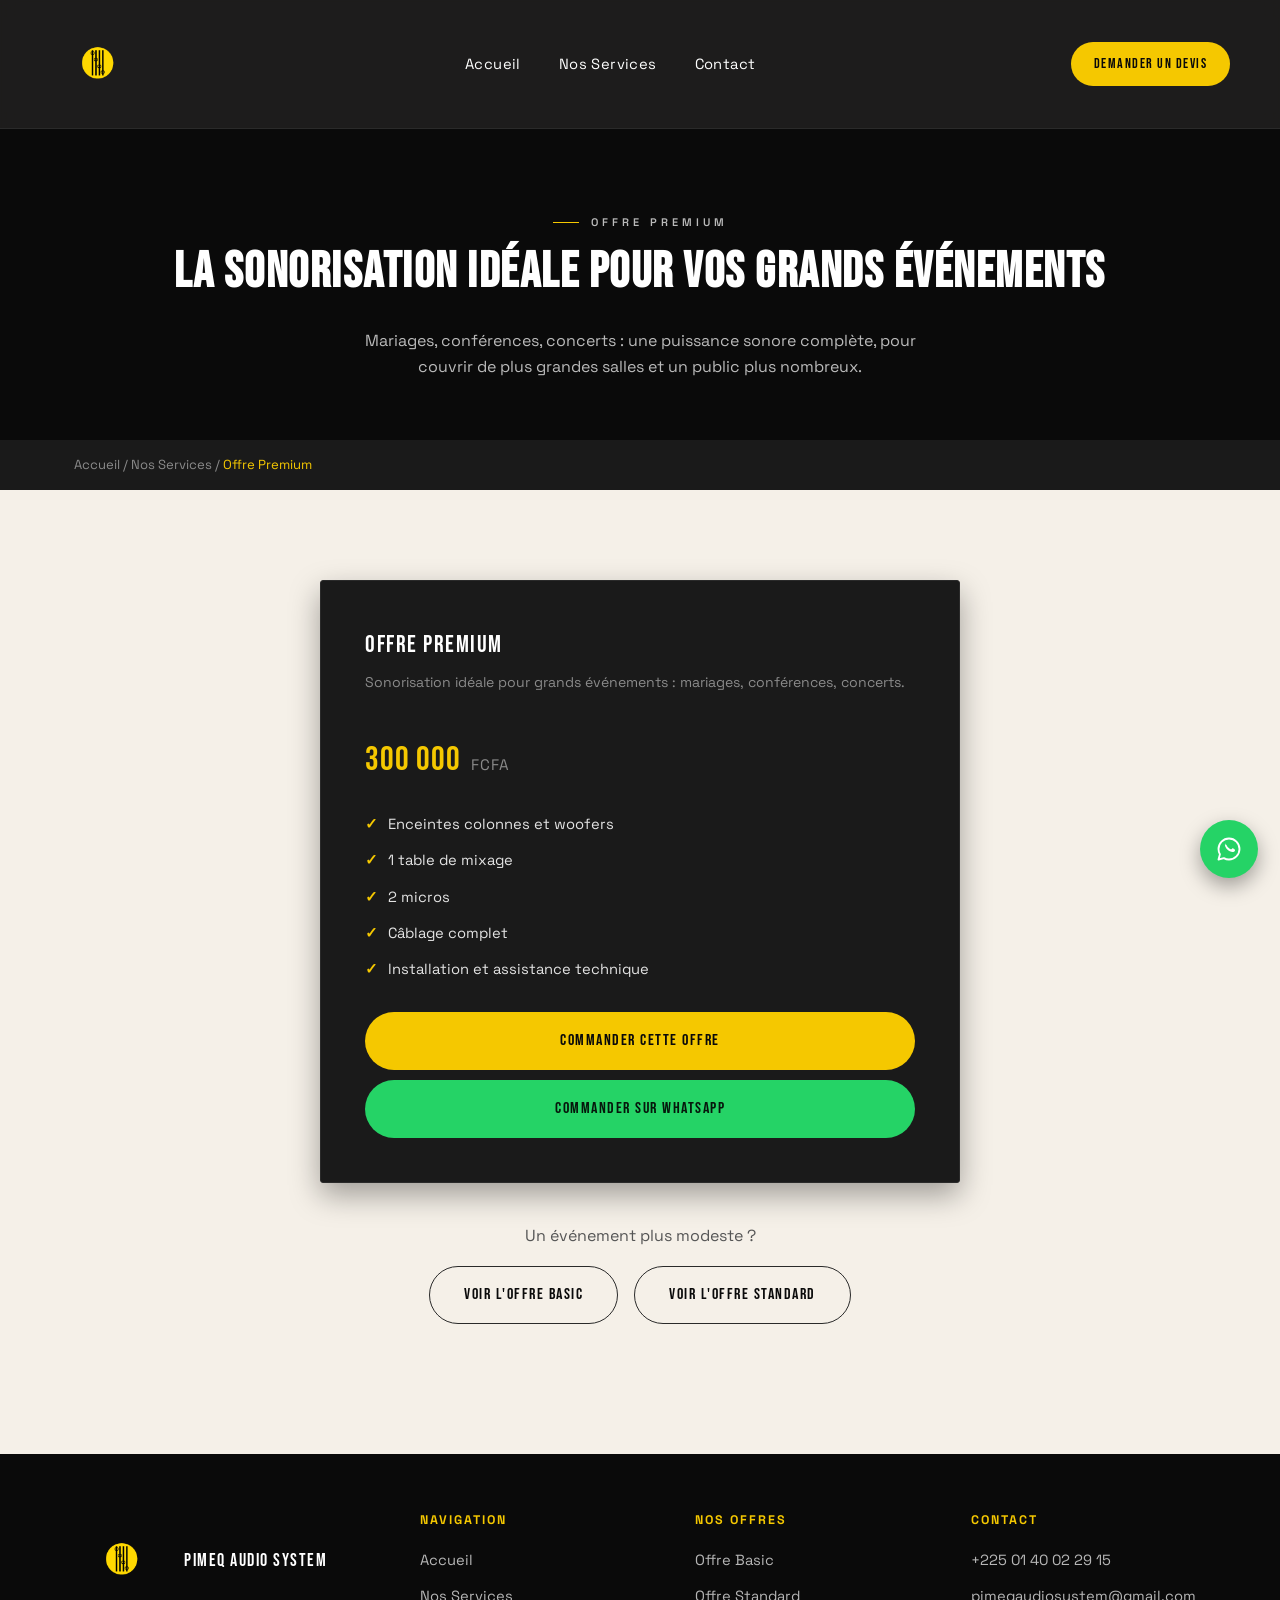
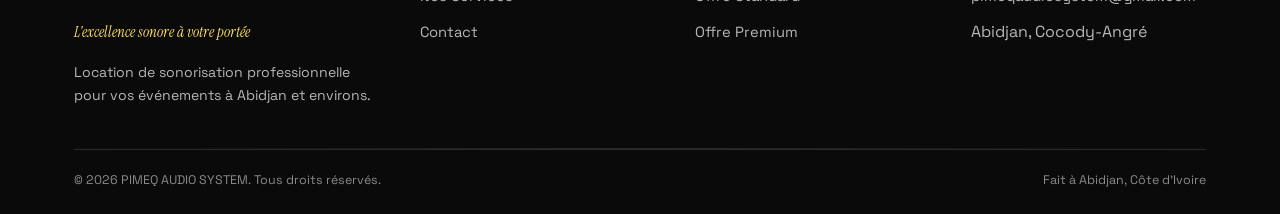
<file: offre-premium.html>
<!DOCTYPE html>
<html lang="fr">
<head>
<meta charset="UTF-8">
<meta name="viewport" content="width=device-width, initial-scale=1.0">
<title>Offre Premium — Location Sono 300 000 FCFA | PIMEQ AUDIO SYSTEM</title>
<meta name="description" content="Offre Premium : location de sonorisation pour grands événements à Abidjan (mariages, conférences, concerts) à 300 000 FCFA. Installation et technicien inclus.">
<meta name="robots" content="index, follow">
<link rel="canonical" href="https://www.pimeqaudiosystem.com/offre-premium.html">
<link rel="icon" href="assets/img/logo.png" type="image/png">
<meta property="og:type" content="product">
<meta property="og:title" content="Offre Premium — Location Sono 300 000 FCFA | PIMEQ AUDIO SYSTEM">
<meta property="og:description" content="Sonorisation idéale pour grands événements à Abidjan : mariages, conférences, concerts.">
<meta property="og:image" content="https://www.pimeqaudiosystem.com/assets/img/logo.png">
<meta property="og:url" content="https://www.pimeqaudiosystem.com/offre-premium.html">
<link rel="stylesheet" href="assets/css/styles.css">
<script type="application/ld+json">
{
  "@context": "https://schema.org",
  "@type": "Product",
  "name": "Offre Premium — PIMEQ AUDIO SYSTEM",
  "description": "Sonorisation pour grands événements : enceintes colonnes et woofers, 1 table de mixage, 2 micros, câblage complet, installation et assistance technique.",
  "offers": {
    "@type": "Offer",
    "priceCurrency": "XOF",
    "price": "300000",
    "availability": "https://schema.org/InStock",
    "url": "https://www.pimeqaudiosystem.com/commande-premium.html"
  }
}
</script>
</head>
<body>

<header class="site-header">
  <div class="container nav-wrap">
    <a href="index.html" class="brand" aria-label="Retour à l'accueil PIMEQ AUDIO SYSTEM">
      <img src="assets/img/logo.png" alt="PIMEQ AUDIO SYSTEM" width="140" height="34">
    </a>
    <nav class="main-nav" aria-label="Navigation principale">
      <ul>
        <li><a href="index.html">Accueil</a></li>
        <li><a href="services.html">Nos Services</a></li>
        <li><a href="contact.html">Contact</a></li>
      </ul>
    </nav>
    <div class="nav-actions">
      <a href="contact.html" class="btn btn-primary btn-sm desktop-only">Demander un devis</a>
      <button class="nav-toggle" aria-label="Ouvrir le menu" aria-expanded="false"><span></span><span></span><span></span></button>
    </div>
  </div>
</header>

<main>
  <section class="page-hero">
    <div class="container">
      <p class="eyebrow">Offre Premium</p>
      <h1>La sonorisation idéale pour vos grands événements</h1>
      <p>Mariages, conférences, concerts : une puissance sonore complète, pour couvrir de plus grandes salles et un public plus nombreux.</p>
    </div>
  </section>

  <nav class="breadcrumb" aria-label="Fil d'Ariane">
    <div class="container">
      <a href="index.html">Accueil</a> / <a href="services.html">Nos Services</a> / <span aria-current="page">Offre Premium</span>
    </div>
  </nav>

  <section class="section">
    <div class="container">
      <div class="detail-card" style="margin-top:0;">
        <p class="offer-name">Offre Premium</p>
        <p class="offer-usecase">Sonorisation idéale pour grands événements : mariages, conférences, concerts.</p>
        <p class="offer-price">300 000 <span class="fcfa">FCFA</span></p>
        <ul class="offer-list">
          <li>Enceintes colonnes et woofers</li>
          <li>1 table de mixage</li>
          <li>2 micros</li>
          <li>Câblage complet</li>
          <li>Installation et assistance technique</li>
        </ul>
        <div class="offer-actions">
          <a href="commande-premium.html" class="btn btn-primary btn-block">Commander cette offre</a>
          <a href="https://wa.me/2250140022915?text=Bonjour%2C%20je%20souhaite%20r%C3%A9server%20l%27offre%20Premium%20(300%20000%20FCFA)." class="btn btn-whatsapp btn-block" target="_blank" rel="noopener">Commander sur WhatsApp</a>
        </div>
      </div>

      <div style="max-width:640px; margin:40px auto 0; text-align:center;">
        <p style="color:#555; margin-bottom:16px;">Un événement plus modeste ?</p>
        <div class="hero-ctas">
          <a href="offre-basic.html" class="btn btn-outline" style="color:var(--black); border-color:var(--gray-mid);">Voir l'offre Basic</a>
          <a href="offre-standard.html" class="btn btn-outline" style="color:var(--black); border-color:var(--gray-mid);">Voir l'offre Standard</a>
        </div>
      </div>
    </div>
  </section>
</main>

<footer class="site-footer">
  <div class="container">
    <div class="footer-grid">
      <div>
        <div class="footer-brand">
          <img src="assets/img/logo.png" alt="" width="30" height="30" style="width:auto;">
          <span class="footer-brand-text">PIMEQ AUDIO SYSTEM</span>
        </div>
        <p class="footer-tag">L'excellence sonore à votre portée</p>
        <p style="max-width:320px; font-size:0.88rem;">Location de sonorisation professionnelle pour vos événements à Abidjan et environs.</p>
      </div>
      <div class="footer-col">
        <h4>Navigation</h4>
        <ul>
          <li><a href="index.html">Accueil</a></li>
          <li><a href="services.html">Nos Services</a></li>
          <li><a href="contact.html">Contact</a></li>
        </ul>
      </div>
      <div class="footer-col">
        <h4>Nos Offres</h4>
        <ul>
          <li><a href="offre-basic.html">Offre Basic</a></li>
          <li><a href="offre-standard.html">Offre Standard</a></li>
          <li><a href="offre-premium.html">Offre Premium</a></li>
        </ul>
      </div>
      <div class="footer-col">
        <h4>Contact</h4>
        <ul>
          <li><a href="tel:+2250140022915">+225 01 40 02 29 15</a></li>
          <li><a href="mailto:pimeqaudiosystem@gmail.com">pimeqaudiosystem@gmail.com</a></li>
          <li>Abidjan, Cocody-Angré</li>
        </ul>
      </div>
    </div>
    <div class="divider"></div>
    <div class="footer-bottom">
      <span>© <span data-year></span> PIMEQ AUDIO SYSTEM. Tous droits réservés. </span>
      <span>Fait à Abidjan, Côte d'Ivoire</span>
    </div>
  </div>
</footer>

<a href="https://wa.me/2250140022915" class="whatsapp-float" aria-label="Contactez-nous sur WhatsApp" target="_blank" rel="noopener">
  <svg width="28" height="28" viewBox="0 0 24 24" fill="none" xmlns="http://www.w3.org/2000/svg" aria-hidden="true">
    <path d="M12 3C7.03 3 3 7.03 3 12c0 1.66.45 3.22 1.24 4.56L3 21l4.62-1.2A8.94 8.94 0 0012 21c4.97 0 9-4.03 9-9s-4.03-9-9-9z" stroke="currentColor" stroke-width="1.6" stroke-linejoin="round"/>
    <path d="M8.8 8.6c.15-.55.85-.5 1.15.1.3.6.75 1.45 1.35 2.1.6.65 1.4 1.15 2 1.4.6.25.9-.1 1.3-.5.4-.4.7-.35 1.1-.1.4.25 1.2.75 1.35 1 .15.25.15.85-.1 1.2-.35.5-1.15.9-1.9.85-1.5-.1-3.35-1.05-4.5-2.2-1.15-1.15-1.9-2.6-2.05-3.85-.1-.6.1-1.15.3-1.5z" fill="currentColor"/>
  </svg>
</a>

<script src="assets/js/main.js"></script>
</body>
</html>
</file>
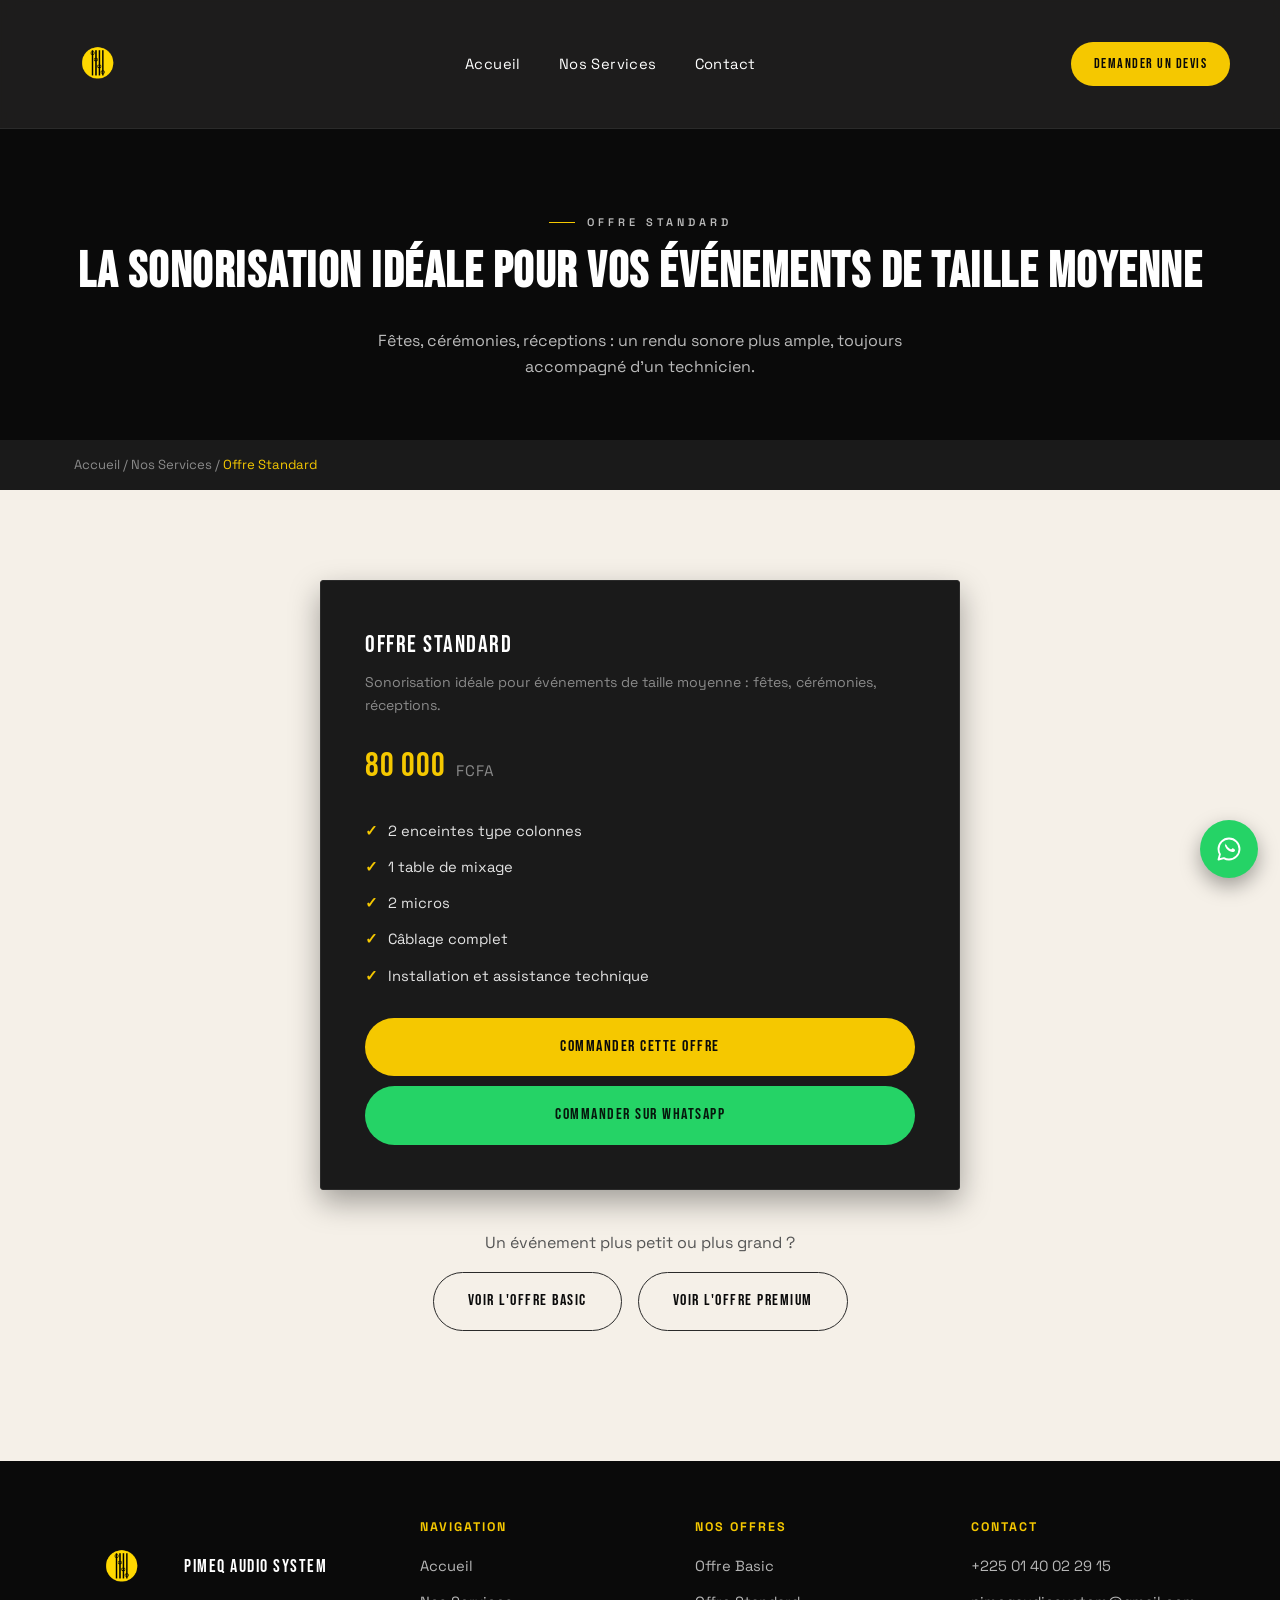
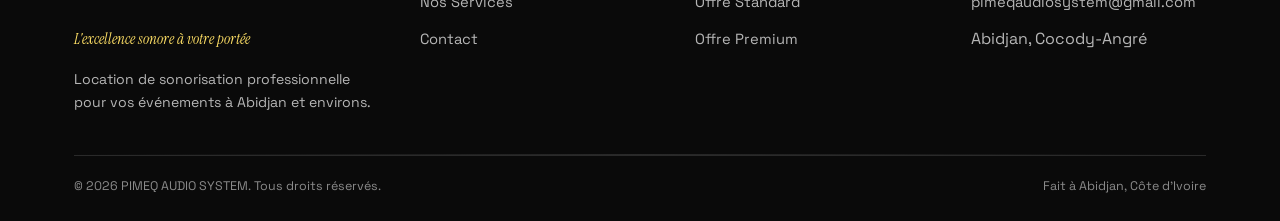
<file: offre-standard.html>
<!DOCTYPE html>
<html lang="fr">
<head>
<meta charset="UTF-8">
<meta name="viewport" content="width=device-width, initial-scale=1.0">
<title>Offre Standard — Location Sono 80 000 FCFA | PIMEQ AUDIO SYSTEM</title>
<meta name="description" content="Offre Standard : location de sonorisation pour événements de taille moyenne à Abidjan (fêtes, cérémonies, réceptions) à 80 000 FCFA. Installation et technicien inclus.">
<meta name="robots" content="index, follow">
<link rel="canonical" href="https://www.pimeqaudiosystem.com/offre-standard.html">
<link rel="icon" href="assets/img/logo.png" type="image/png">
<meta property="og:type" content="product">
<meta property="og:title" content="Offre Standard — Location Sono 80 000 FCFA | PIMEQ AUDIO SYSTEM">
<meta property="og:description" content="Sonorisation idéale pour événements de taille moyenne à Abidjan : fêtes, cérémonies, réceptions.">
<meta property="og:image" content="https://www.pimeqaudiosystem.com/assets/img/logo.png">
<meta property="og:url" content="https://www.pimeqaudiosystem.com/offre-standard.html">
<link rel="stylesheet" href="assets/css/styles.css">
<script type="application/ld+json">
{
  "@context": "https://schema.org",
  "@type": "Product",
  "name": "Offre Standard — PIMEQ AUDIO SYSTEM",
  "description": "Sonorisation pour événements de taille moyenne : 2 enceintes type colonnes, 1 table de mixage, 2 micros, câblage complet, installation et assistance technique.",
  "offers": {
    "@type": "Offer",
    "priceCurrency": "XOF",
    "price": "80000",
    "availability": "https://schema.org/InStock",
    "url": "https://www.pimeqaudiosystem.com/commande-standard.html"
  }
}
</script>
</head>
<body>

<header class="site-header">
  <div class="container nav-wrap">
    <a href="index.html" class="brand" aria-label="Retour à l'accueil PIMEQ AUDIO SYSTEM">
      <img src="assets/img/logo.png" alt="PIMEQ AUDIO SYSTEM" width="140" height="34">
    </a>
    <nav class="main-nav" aria-label="Navigation principale">
      <ul>
        <li><a href="index.html">Accueil</a></li>
        <li><a href="services.html">Nos Services</a></li>
        <li><a href="contact.html">Contact</a></li>
      </ul>
    </nav>
    <div class="nav-actions">
      <a href="contact.html" class="btn btn-primary btn-sm desktop-only">Demander un devis</a>
      <button class="nav-toggle" aria-label="Ouvrir le menu" aria-expanded="false"><span></span><span></span><span></span></button>
    </div>
  </div>
</header>

<main>
  <section class="page-hero">
    <div class="container">
      <p class="eyebrow">Offre Standard</p>
      <h1>La sonorisation idéale pour vos événements de taille moyenne</h1>
      <p>Fêtes, cérémonies, réceptions : un rendu sonore plus ample, toujours accompagné d'un technicien.</p>
    </div>
  </section>

  <nav class="breadcrumb" aria-label="Fil d'Ariane">
    <div class="container">
      <a href="index.html">Accueil</a> / <a href="services.html">Nos Services</a> / <span aria-current="page">Offre Standard</span>
    </div>
  </nav>

  <section class="section">
    <div class="container">
      <div class="detail-card" style="margin-top:0;">
        <p class="offer-name">Offre Standard</p>
        <p class="offer-usecase">Sonorisation idéale pour événements de taille moyenne : fêtes, cérémonies, réceptions.</p>
        <p class="offer-price">80 000 <span class="fcfa">FCFA</span></p>
        <ul class="offer-list">
          <li>2 enceintes type colonnes</li>
          <li>1 table de mixage</li>
          <li>2 micros</li>
          <li>Câblage complet</li>
          <li>Installation et assistance technique</li>
        </ul>
        <div class="offer-actions">
          <a href="commande-standard.html" class="btn btn-primary btn-block">Commander cette offre</a>
          <a href="https://wa.me/2250140022915?text=Bonjour%2C%20je%20souhaite%20r%C3%A9server%20l%27offre%20Standard%20(80%20000%20FCFA)." class="btn btn-whatsapp btn-block" target="_blank" rel="noopener">Commander sur WhatsApp</a>
        </div>
      </div>

      <div style="max-width:640px; margin:40px auto 0; text-align:center;">
        <p style="color:#555; margin-bottom:16px;">Un événement plus petit ou plus grand ?</p>
        <div class="hero-ctas">
          <a href="offre-basic.html" class="btn btn-outline" style="color:var(--black); border-color:var(--gray-mid);">Voir l'offre Basic</a>
          <a href="offre-premium.html" class="btn btn-outline" style="color:var(--black); border-color:var(--gray-mid);">Voir l'offre Premium</a>
        </div>
      </div>
    </div>
  </section>
</main>

<footer class="site-footer">
  <div class="container">
    <div class="footer-grid">
      <div>
        <div class="footer-brand">
          <img src="assets/img/logo.png" alt="" width="30" height="30" style="width:auto;">
          <span class="footer-brand-text">PIMEQ AUDIO SYSTEM</span>
        </div>
        <p class="footer-tag">L'excellence sonore à votre portée</p>
        <p style="max-width:320px; font-size:0.88rem;">Location de sonorisation professionnelle pour vos événements à Abidjan et environs.</p>
      </div>
      <div class="footer-col">
        <h4>Navigation</h4>
        <ul>
          <li><a href="index.html">Accueil</a></li>
          <li><a href="services.html">Nos Services</a></li>
          <li><a href="contact.html">Contact</a></li>
        </ul>
      </div>
      <div class="footer-col">
        <h4>Nos Offres</h4>
        <ul>
          <li><a href="offre-basic.html">Offre Basic</a></li>
          <li><a href="offre-standard.html">Offre Standard</a></li>
          <li><a href="offre-premium.html">Offre Premium</a></li>
        </ul>
      </div>
      <div class="footer-col">
        <h4>Contact</h4>
        <ul>
          <li><a href="tel:+2250140022915">+225 01 40 02 29 15</a></li>
          <li><a href="mailto:pimeqaudiosystem@gmail.com">pimeqaudiosystem@gmail.com</a></li>
          <li>Abidjan, Cocody-Angré</li>
        </ul>
      </div>
    </div>
    <div class="divider"></div>
    <div class="footer-bottom">
      <span>© <span data-year></span> PIMEQ AUDIO SYSTEM. Tous droits réservés. </span>
      <span>Fait à Abidjan, Côte d'Ivoire</span>
    </div>
  </div>
</footer>

<a href="https://wa.me/2250140022915" class="whatsapp-float" aria-label="Contactez-nous sur WhatsApp" target="_blank" rel="noopener">
  <svg width="28" height="28" viewBox="0 0 24 24" fill="none" xmlns="http://www.w3.org/2000/svg" aria-hidden="true">
    <path d="M12 3C7.03 3 3 7.03 3 12c0 1.66.45 3.22 1.24 4.56L3 21l4.62-1.2A8.94 8.94 0 0012 21c4.97 0 9-4.03 9-9s-4.03-9-9-9z" stroke="currentColor" stroke-width="1.6" stroke-linejoin="round"/>
    <path d="M8.8 8.6c.15-.55.85-.5 1.15.1.3.6.75 1.45 1.35 2.1.6.65 1.4 1.15 2 1.4.6.25.9-.1 1.3-.5.4-.4.7-.35 1.1-.1.4.25 1.2.75 1.35 1 .15.25.15.85-.1 1.2-.35.5-1.15.9-1.9.85-1.5-.1-3.35-1.05-4.5-2.2-1.15-1.15-1.9-2.6-2.05-3.85-.1-.6.1-1.15.3-1.5z" fill="currentColor"/>
  </svg>
</a>

<script src="assets/js/main.js"></script>
</body>
</html>
</file>
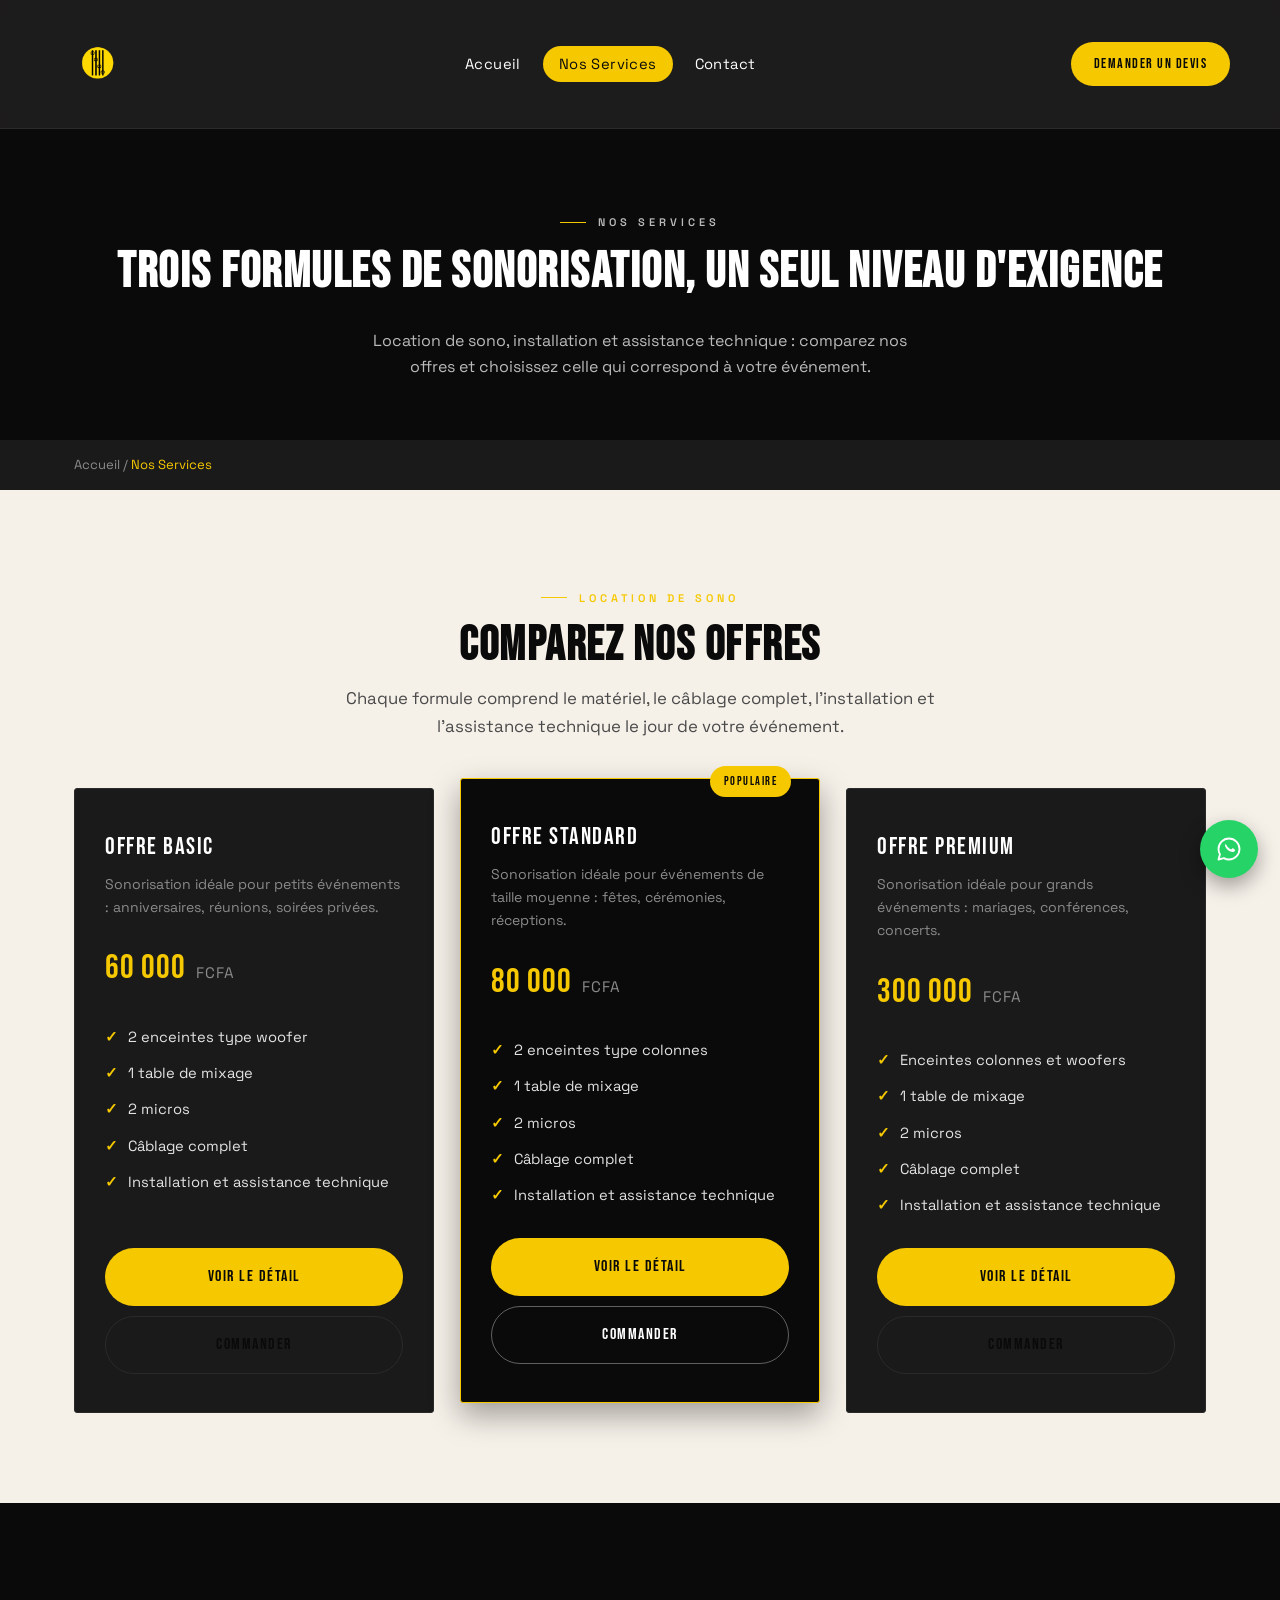
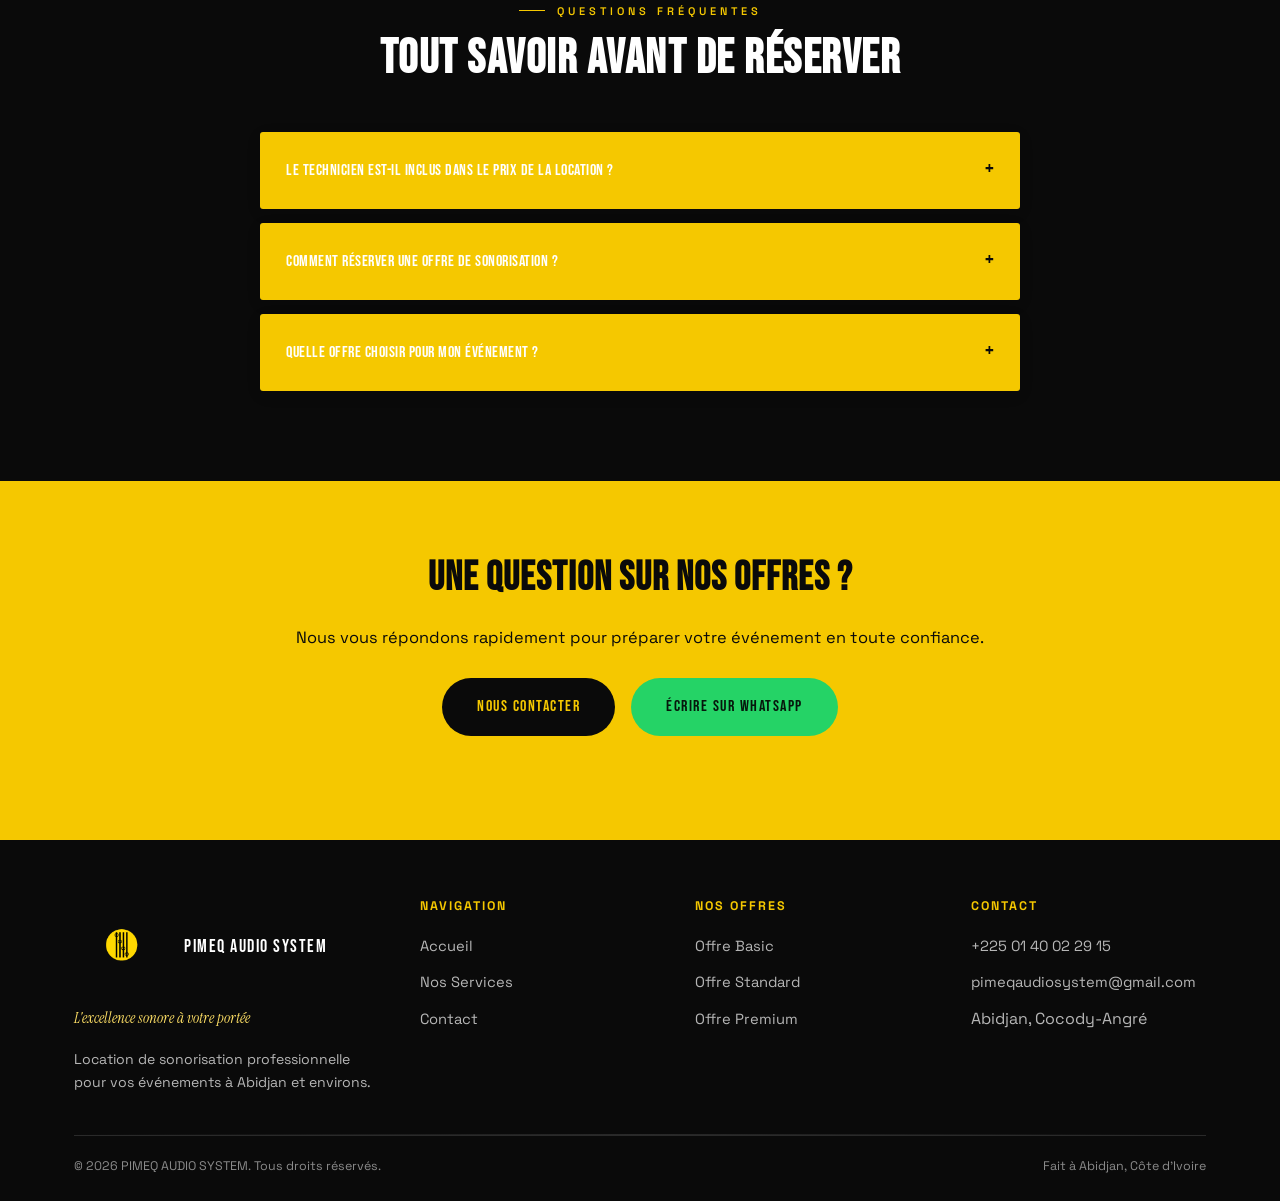
<file: services.html>
<!DOCTYPE html>
<html lang="fr">
<head>
<meta charset="UTF-8">
<meta name="viewport" content="width=device-width, initial-scale=1.0">
<title>Nos Offres de Sonorisation (Basic, Standard, Premium) | PIMEQ AUDIO SYSTEM</title>
<meta name="description" content="Comparez nos trois formules de location de sonorisation à Abidjan : Basic (60 000 FCFA), Standard (80 000 FCFA) et Premium (300 000 FCFA). Installation et technicien inclus.">
<meta name="keywords" content="offre location sono Abidjan, prix location sonorisation, tarif sono événement Côte d'Ivoire">
<meta name="robots" content="index, follow">
<link rel="canonical" href="https://www.pimeqaudiosystem.com/services.html">
<link rel="icon" href="assets/img/logo.png" type="image/png">
<meta property="og:type" content="website">
<meta property="og:title" content="Nos Offres de Sonorisation | PIMEQ AUDIO SYSTEM">
<meta property="og:description" content="Trois formules de location de sonorisation à Abidjan, adaptées à la taille de votre événement.">
<meta property="og:image" content="https://www.pimeqaudiosystem.com/assets/img/logo.png">
<meta property="og:url" content="https://www.pimeqaudiosystem.com/services.html">
<link rel="stylesheet" href="assets/css/styles.css">
<script type="application/ld+json">
{
  "@context": "https://schema.org",
  "@type": "BreadcrumbList",
  "itemListElement": [
    {"@type":"ListItem","position":1,"name":"Accueil","item":"https://www.pimeqaudiosystem.com/index.html"},
    {"@type":"ListItem","position":2,"name":"Nos Services","item":"https://www.pimeqaudiosystem.com/services.html"}
  ]
}
</script>
<script type="application/ld+json">
{
  "@context": "https://schema.org",
  "@type": "FAQPage",
  "mainEntity": [
    {
      "@type": "Question",
      "name": "Le technicien est-il inclus dans le prix de la location ?",
      "acceptedAnswer": { "@type": "Answer", "text": "Oui. Chaque offre (Basic, Standard, Premium) inclut l'installation du matériel et une assistance technique sur place." }
    },
    {
      "@type": "Question",
      "name": "Comment réserver une offre de sonorisation ?",
      "acceptedAnswer": { "@type": "Answer", "text": "Vous pouvez remplir le formulaire de commande sur la page de l'offre choisie, ou nous écrire directement sur WhatsApp pour une réservation rapide." }
    },
    {
      "@type": "Question",
      "name": "Quelle offre choisir pour mon événement ?",
      "acceptedAnswer": { "@type": "Answer", "text": "L'offre Basic convient aux petits événements, la Standard aux événements de taille moyenne, et la Premium aux grands événements comme les mariages ou les concerts. Contactez-nous si vous avez un doute, nous vous orientons vers la formule adaptée." }
    }
  ]
}
</script>
</head>
<body>

<header class="site-header">
  <div class="container nav-wrap">
    <a href="index.html" class="brand" aria-label="Retour à l'accueil PIMEQ AUDIO SYSTEM">
      <img src="assets/img/logo.png" alt="PIMEQ AUDIO SYSTEM" width="140" height="34">
    </a>
    <nav class="main-nav" aria-label="Navigation principale">
      <ul>
        <li><a href="index.html">Accueil</a></li>
        <li><a href="services.html">Nos Services</a></li>
        <li><a href="contact.html">Contact</a></li>
      </ul>
    </nav>
    <div class="nav-actions">
      <a href="contact.html" class="btn btn-primary btn-sm desktop-only">Demander un devis</a>
      <button class="nav-toggle" aria-label="Ouvrir le menu" aria-expanded="false"><span></span><span></span><span></span></button>
    </div>
  </div>
</header>

<main>
  <section class="page-hero">
    <div class="container">
      <p class="eyebrow">Nos services</p>
      <h1>Trois formules de sonorisation, un seul niveau d'exigence</h1>
      <p>Location de sono, installation et assistance technique : comparez nos offres et choisissez celle qui correspond à votre événement.</p>
    </div>
  </section>

  <nav class="breadcrumb" aria-label="Fil d'Ariane">
    <div class="container">
      <a href="index.html">Accueil</a> / <span aria-current="page">Nos Services</span>
    </div>
  </nav>

  <section class="section">
    <div class="container">
      <div class="section-head center">
        <p class="eyebrow">Location de sono</p>
        <h2 class="section-title">Comparez nos offres</h2>
        <p class="section-lede">Chaque formule comprend le matériel, le câblage complet, l'installation et l'assistance technique le jour de votre événement.</p>
      </div>

      <div class="offers-grid">
        <article class="offer-card">
          <p class="offer-name">Offre Basic</p>
          <p class="offer-usecase">Sonorisation idéale pour petits événements : anniversaires, réunions, soirées privées.</p>
          <p class="offer-price">60 000 <span class="fcfa">FCFA</span></p>
          <ul class="offer-list">
            <li>2 enceintes type woofer</li>
            <li>1 table de mixage</li>
            <li>2 micros</li>
            <li>Câblage complet</li>
            <li>Installation et assistance technique</li>
          </ul>
          <div class="offer-actions">
            <a href="offre-basic.html" class="btn btn-primary btn-block">Voir le détail</a>
            <a href="commande-basic.html" class="btn btn-outline btn-block" style="color:var(--black); border-color:var(--gray-mid);">Commander</a>
          </div>
        </article>

        <article class="offer-card featured">
          <span class="offer-badge">Populaire</span>
          <p class="offer-name">Offre Standard</p>
          <p class="offer-usecase">Sonorisation idéale pour événements de taille moyenne : fêtes, cérémonies, réceptions.</p>
          <p class="offer-price">80 000 <span class="fcfa">FCFA</span></p>
          <ul class="offer-list">
            <li>2 enceintes type colonnes</li>
            <li>1 table de mixage</li>
            <li>2 micros</li>
            <li>Câblage complet</li>
            <li>Installation et assistance technique</li>
          </ul>
          <div class="offer-actions">
            <a href="offre-standard.html" class="btn btn-primary btn-block">Voir le détail</a>
            <a href="commande-standard.html" class="btn btn-outline btn-block">Commander</a>
          </div>
        </article>

        <article class="offer-card">
          <p class="offer-name">Offre Premium</p>
          <p class="offer-usecase">Sonorisation idéale pour grands événements : mariages, conférences, concerts.</p>
          <p class="offer-price">300 000 <span class="fcfa">FCFA</span></p>
          <ul class="offer-list">
            <li>Enceintes colonnes et woofers</li>
            <li>1 table de mixage</li>
            <li>2 micros</li>
            <li>Câblage complet</li>
            <li>Installation et assistance technique</li>
          </ul>
          <div class="offer-actions">
            <a href="offre-premium.html" class="btn btn-primary btn-block">Voir le détail</a>
            <a href="commande-premium.html" class="btn btn-outline btn-block" style="color:var(--black); border-color:var(--gray-mid);">Commander</a>
          </div>
        </article>
      </div>
    </div>
  </section>

  <section class="section section--dark">
    <div class="container">
      <div class="section-head center">
        <p class="eyebrow">Questions fréquentes</p>
        <h2 class="section-title">Tout savoir avant de réserver</h2>
      </div>
      <div class="faq">
        <details class="faq-item">
          <summary>Le technicien est-il inclus dans le prix de la location ?</summary>
          <p class="faq-a">Oui. Chaque offre inclut l'installation du matériel et une assistance technique sur place le jour de votre événement.</p>
        </details>
        <details class="faq-item">
          <summary>Comment réserver une offre de sonorisation ?</summary>
          <p class="faq-a">Remplissez le formulaire de commande sur la page de l'offre choisie, ou écrivez-nous directement sur WhatsApp pour une réservation rapide.</p>
        </details>
        <details class="faq-item">
          <summary>Quelle offre choisir pour mon événement ?</summary>
          <p class="faq-a">L'offre Basic convient aux petits événements, la Standard aux événements de taille moyenne, et la Premium aux grands événements comme les mariages ou les concerts. En cas de doute, contactez-nous : nous vous orientons vers la formule adaptée.</p>
        </details>
      </div>
    </div>
  </section>

  <section class="cta-band">
    <div class="container">
      <h2>Une question sur nos offres ?</h2>
      <p>Nous vous répondons rapidement pour préparer votre événement en toute confiance.</p>
      <div class="hero-ctas">
        <a href="contact.html" class="btn btn-dark">Nous contacter</a>
        <a href="https://wa.me/2250140022915" class="btn btn-whatsapp" target="_blank" rel="noopener">Écrire sur WhatsApp</a>
      </div>
    </div>
  </section>
</main>

<footer class="site-footer">
  <div class="container">
    <div class="footer-grid">
      <div>
        <div class="footer-brand">
          <img src="assets/img/logo.png" alt="" width="30" height="30" style="width:auto;">
          <span class="footer-brand-text">PIMEQ AUDIO SYSTEM</span>
        </div>
        <p class="footer-tag">L'excellence sonore à votre portée</p>
        <p style="max-width:320px; font-size:0.88rem;">Location de sonorisation professionnelle pour vos événements à Abidjan et environs.</p>
      </div>
      <div class="footer-col">
        <h4>Navigation</h4>
        <ul>
          <li><a href="index.html">Accueil</a></li>
          <li><a href="services.html">Nos Services</a></li>
          <li><a href="contact.html">Contact</a></li>
        </ul>
      </div>
      <div class="footer-col">
        <h4>Nos Offres</h4>
        <ul>
          <li><a href="offre-basic.html">Offre Basic</a></li>
          <li><a href="offre-standard.html">Offre Standard</a></li>
          <li><a href="offre-premium.html">Offre Premium</a></li>
        </ul>
      </div>
      <div class="footer-col">
        <h4>Contact</h4>
        <ul>
          <li><a href="tel:+2250140022915">+225 01 40 02 29 15</a></li>
          <li><a href="mailto:pimeqaudiosystem@gmail.com">pimeqaudiosystem@gmail.com</a></li>
          <li>Abidjan, Cocody-Angré</li>
        </ul>
      </div>
    </div>
    <div class="divider"></div>
    <div class="footer-bottom">
      <span>© <span data-year></span> PIMEQ AUDIO SYSTEM. Tous droits réservés. </span>
      <span>Fait à Abidjan, Côte d'Ivoire</span>
    </div>
  </div>
</footer>

<a href="https://wa.me/2250140022915" class="whatsapp-float" aria-label="Contactez-nous sur WhatsApp" target="_blank" rel="noopener">
  <svg width="28" height="28" viewBox="0 0 24 24" fill="none" xmlns="http://www.w3.org/2000/svg" aria-hidden="true">
    <path d="M12 3C7.03 3 3 7.03 3 12c0 1.66.45 3.22 1.24 4.56L3 21l4.62-1.2A8.94 8.94 0 0012 21c4.97 0 9-4.03 9-9s-4.03-9-9-9z" stroke="currentColor" stroke-width="1.6" stroke-linejoin="round"/>
    <path d="M8.8 8.6c.15-.55.85-.5 1.15.1.3.6.75 1.45 1.35 2.1.6.65 1.4 1.15 2 1.4.6.25.9-.1 1.3-.5.4-.4.7-.35 1.1-.1.4.25 1.2.75 1.35 1 .15.25.15.85-.1 1.2-.35.5-1.15.9-1.9.85-1.5-.1-3.35-1.05-4.5-2.2-1.15-1.15-1.9-2.6-2.05-3.85-.1-.6.1-1.15.3-1.5z" fill="currentColor"/>
  </svg>
</a>

<script src="assets/js/main.js"></script>
</body>
</html>
</file>
<file: assets/css/styles.css>
/* ==========================================================================
   PIMEQ AUDIO SYSTEM — Feuille de style principale
   Basée sur la charte graphique officielle de la marque.
   ========================================================================== */

@import url('https://fonts.googleapis.com/css2?family=Bebas+Neue&family=Space+Grotesk:ital,wght@0,300;0,400;0,500;0,600;0,700;1,400&family=Instrument+Serif:ital@0;1&display=swap');

:root {
  /* Couleurs de marque (charte graphique officielle) */
  --yellow: #F5C800;
  --yellow-soft: #FFE066;
  --black: #0A0A0A;
  --dark: #111111;
  --gray-dark: #1A1A1A;
  --gray-mid: #2A2A2A;
  --gray-light: #8A8A8A;
  --white: #FFFFFF;
  --off-white: #F5F0E8;

  --success: #22C55E;
  --danger: #EF4444;

  /* Typographie */
  --font-display: 'Bebas Neue', sans-serif;
  --font-body: 'Space Grotesk', sans-serif;
  --font-accent: 'Instrument Serif', serif;

  /* Rythme */
  --radius: 3px;
  --container: 1180px;
  --shadow-card: 0 12px 30px rgba(0,0,0,0.35);
  --shadow-soft: 0 4px 16px rgba(0,0,0,0.08);
}

/* ---------- Reset ---------- */
* { margin: 0; padding: 0; box-sizing: border-box; }
html { scroll-behavior: smooth; }
body {
  font-family: var(--font-body);
  background: var(--off-white);
  color: var(--black);
  line-height: 1.65;
  min-height: 100vh;
  display: flex;
  flex-direction: column;
  overflow-x: hidden;
}
img { max-width: 100%; display: block; }
a { color: inherit; }
ul { list-style: none; }
main { flex: 1; }
.visually-hidden {
  position: absolute; width: 1px; height: 1px;
  overflow: hidden; clip: rect(0 0 0 0); white-space: nowrap;
}
:focus-visible {
  outline: 3px solid var(--yellow);
  outline-offset: 2px;
}

@media (prefers-reduced-motion: reduce) {
  *, *::before, *::after { animation-duration: 0.001ms !important; animation-iteration-count: 1 !important; transition-duration: 0.001ms !important; scroll-behavior: auto !important; }
}

/* ---------- Utility ---------- */
.container { max-width: var(--container); margin: 0 auto; padding: 0 24px; }
.eyebrow {
  font-size: 11px; letter-spacing: 4px; text-transform: uppercase;
  color: var(--yellow); display: inline-flex; align-items: center; gap: 12px;
  font-weight: 600; margin-bottom: 14px;
}
.eyebrow::before { content: ''; width: 26px; height: 1px; background: var(--yellow); display: block; }
.section-title {
  font-family: var(--font-display);
  font-size: clamp(30px, 4.2vw, 48px);
  letter-spacing: 1.5px;
  line-height: 1.05;
  color: var(--black);
  margin-bottom: 14px;
}
.section-lede {
  max-width: 640px;
  color: #4a4a4a;
  font-size: 1.05rem;
}
.section {
  padding: 90px 0;
}
.section--dark {
  background: var(--black);
  color: var(--white);
}
.section--dark .section-title { color: var(--white); }
.section--dark .section-lede { color: rgba(255,255,255,0.7); }
.section-head { margin-bottom: 48px; }
.section-head.center { text-align: center; }
.section-head.center .section-lede { margin: 0 auto; }
.section-head.center .eyebrow { justify-content: center; }
.divider { height: 1px; background: linear-gradient(to right, transparent, var(--gray-mid), transparent); }

/* ---------- Boutons ---------- */
.btn {
  display: inline-flex; align-items: center; justify-content: center; gap: 10px;
  font-family: var(--font-display);
  font-size: 1rem; letter-spacing: 1.5px;
  padding: 15px 34px;
  border-radius: 30px;
  border: 1.5px solid transparent;
  cursor: pointer;
  text-decoration: none;
  transition: transform 0.18s ease, background 0.2s ease, color 0.2s ease, border-color 0.2s ease, box-shadow 0.2s ease;
  white-space: nowrap;
}
.btn:hover { transform: translateY(-2px); }
.btn:active { transform: translateY(0); }
.btn-primary { background: var(--yellow); color: var(--black); }
.btn-primary:hover { background: var(--black); color: var(--yellow); border-color: var(--yellow); box-shadow: var(--shadow-card); }
.btn-outline { background: transparent; color: var(--white); border-color: rgba(255,255,255,0.35); }
.btn-outline:hover { border-color: var(--yellow); color: var(--yellow); }
.btn-dark { background: var(--black); color: var(--yellow); }
.btn-dark:hover { background: var(--yellow); color: var(--black); }
.btn-whatsapp { background: #25D366; color: #06170c; }
.btn-whatsapp:hover { background: #128C4A; color: #fff; }
.btn-block { width: 100%; }
.btn-sm { padding: 10px 22px; font-size: 0.85rem; }

/* ---------- Icône égaliseur (signature de marque) ---------- */
.eq-icon {
  display: inline-flex; align-items: center; gap: 50px; height: 22px;
}
.eq-icon span {
  width: 30px; border-radius: 30px; background: currentColor;
  display: block;
  animation: eq-bounce 1.1s ease-in-out infinite;
}
.eq-icon span:nth-child(1) { height: 60%; animation-delay: -0.9s; }
.eq-icon span:nth-child(2) { height: 100%; animation-delay: -0.6s; }
.eq-icon span:nth-child(3) { height: 40%; animation-delay: -0.3s; }
@keyframes eq-bounce {
  0%, 100% { transform: scaleY(0.4); }
  50% { transform: scaleY(1); }
}

/* ---------- En-tête / Navigation ---------- */
.site-header {
  position: sticky; top: 0; z-index: 100;
  background: rgba(10,10,10,0.92);
  backdrop-filter: blur(8px);
  border-bottom: 1px solid var(--gray-mid);
}
.nav-wrap {
  display: flex; align-items: center; justify-content: space-between;
  padding: 14px 0;
  gap: 20px;
}
.brand {
  display: flex; align-items: center; gap: 12px;
  text-decoration: none;
  color: var(--white);
}
.brand img { height: 100px; width: auto; }
.brand-fallback-icon {
  width: 34px; height: 34px; border-radius: 50%;
  background: var(--yellow); color: var(--black);
  display: flex; align-items: center; justify-content: center;
}
.brand-text {
  font-family: var(--font-display);
  font-size: 1.15rem; letter-spacing: 2px; line-height: 1;
}
.brand-tag {
  display: block;
  font-family: var(--font-accent); font-style: italic;
  font-size: 0.65rem; letter-spacing: 0.5px; color: var(--gray-light);
  margin-top: 2px;
}
.main-nav ul { display: flex; align-items: center; gap: 6px; }
.main-nav a {
  color: var(--white);
  text-decoration: none;
  font-size: 0.92rem;
  letter-spacing: 0.4px;
  padding: 9px 16px;
  border-radius: 20px;
  transition: background 0.2s, color 0.2s;
}
.main-nav a.active,
.main-nav a:hover { background: var(--yellow); color: var(--black); }
.nav-actions { display: flex; align-items: center; gap: 10px; }
.nav-toggle {
  display: none;
  background: none; border: none; color: var(--white);
  width: 40px; height: 40px; cursor: pointer;
  flex-direction: column; align-items: center; justify-content: center; gap: 5px;
}
.nav-toggle span { width: 22px; height: 2px; background: var(--white); display: block; transition: 0.2s; }

@media (max-width: 880px) {
  .main-nav {
    position: fixed; inset: 68px 0 0 0;
    background: var(--black);
    transform: translateY(-110%);
    transition: transform 0.3s ease;
    padding: 20px 24px;
    overflow-y: auto;
  }
  .main-nav.open { transform: translateY(0); }
  .main-nav ul { flex-direction: column; align-items: stretch; gap: 4px; }
  .main-nav a { display: block; padding: 14px 18px; font-size: 1.05rem; }
  .nav-toggle { display: flex; }
  .nav-actions .btn-primary.desktop-only { display: none; }
}

/* ---------- Bandeau fil d'Ariane ---------- */
.breadcrumb {
  background: var(--gray-dark);
  color: var(--gray-light);
  font-size: 0.82rem;
  padding: 14px 0;
}
.breadcrumb a { color: var(--gray-light); text-decoration: none; }
.breadcrumb a:hover { color: var(--yellow); }
.breadcrumb span[aria-current] { color: var(--yellow); }

/* ---------- Hero ---------- */
.hero {
  position: relative;
  background: var(--black);
  color: var(--white);
  padding: 110px 0 90px;
  overflow: hidden;
  text-align: center;
}
.hero-bars {
  position: absolute; inset: 0;
  display: flex; align-items: flex-end; justify-content: center; gap: 6px;
  padding: 0 20px 0;
  opacity: 0.35;
  z-index: 0;
}
.hero-bars span {
  width: 6px; border-radius: 3px 3px 0 0;
  background: linear-gradient(to top, var(--yellow), transparent);
  animation: bar-pulse 2.2s ease-in-out infinite;
}
@keyframes bar-pulse {
  0%, 100% { transform: scaleY(0.25); }
  50% { transform: scaleY(1); }
}
.hero-glow {
  position: absolute; width: 620px; height: 620px; border-radius: 50%;
  background: radial-gradient(circle, rgba(245,200,0,0.18) 0%, transparent 70%);
  top: 50%; left: 50%; transform: translate(-50%, -50%);
  animation: pulse 4.5s ease-in-out infinite;
  z-index: 0;
}
@keyframes pulse {
  0%, 100% { transform: translate(-50%,-50%) scale(1); opacity: 0.6; }
  50% { transform: translate(-50%,-50%) scale(1.25); opacity: 1; }
}
.hero-content { position: relative; z-index: 1; max-width: 780px; margin: 0 auto; padding: 0 20px; }
.hero-tag {
  font-family: var(--font-accent); font-style: italic;
  color: var(--yellow-soft); font-size: 1.1rem; margin-bottom: 18px;
}
.hero h1 {
  font-family: var(--font-display);
  font-size: clamp(34px, 6vw, 62px);
  letter-spacing: 1.5px;
  line-height: 1.05;
  margin-bottom: 22px;
}
.hero p.lede {
  font-size: 1.1rem;
  color: rgba(255,255,255,0.78);
  max-width: 560px;
  margin: 0 auto 34px;
}
.hero-ctas { display: flex; justify-content: center; gap: 16px; flex-wrap: wrap; margin-bottom: 40px; }
.hero-badges {
  display: flex; justify-content: center; gap: 14px; flex-wrap: wrap;
}
.hero-badge {
  font-size: 0.8rem; letter-spacing: 0.5px;
  color: rgba(255,255,255,0.75);
  border: 1px solid var(--gray-mid);
  border-radius: 20px;
  padding: 8px 16px;
  display: inline-flex; align-items: center; gap: 8px;
}
.hero-badge .dot { width: 6px; height: 6px; border-radius: 50%; background: var(--yellow); }

.page-hero {
  background: var(--black);
  color: var(--white);
  padding: 70px 0 60px;
  text-align: center;
  position: relative;
  overflow: hidden;
}
.page-hero .eyebrow { justify-content: center; }
.page-hero h1 {
  font-family: var(--font-display);
  font-size: clamp(30px, 4.6vw, 50px);
  letter-spacing: 1.5px;
}
.page-hero p { color: rgba(255,255,255,0.72); max-width: 560px; margin: 14px auto 0; }

/* ---------- Cartes génériques ---------- */
.card {
  background: var(--white);
  border-radius: var(--radius);
  box-shadow: var(--shadow-soft);
  padding: 34px 28px;
}
.card-dark {
  background: var(--gray-dark);
  color: var(--white);
  border-radius: var(--radius);
  padding: 34px 28px;
  border: 1px solid var(--gray-mid);
}

/* ---------- Grille "Pourquoi nous choisir" / services ---------- */
.grid-3 { display: grid; grid-template-columns: repeat(3, 1fr); gap: 26px; }
.grid-2 { display: grid; grid-template-columns: repeat(2, 1fr); gap: 26px; }
@media (max-width: 900px) { .grid-3 { grid-template-columns: 1fr; } .grid-2 { grid-template-columns: 1fr; } }

.feature-card {
  background: var(--white);
  border-radius: var(--radius);
  padding: 32px 26px;
  box-shadow: var(--shadow-soft);
  border-top: 3px solid var(--yellow);
}
.feature-card .icon {
  width: 46px; height: 46px; border-radius: 50%;
  background: var(--black); color: var(--yellow);
  display: flex; align-items: center; justify-content: center;
  margin-bottom: 18px;
}
.feature-card h3 { font-family: var(--font-display); font-size: 1.2rem; letter-spacing: 1px; margin-bottom: 8px; }
.feature-card p { color: #555; font-size: 0.95rem; }

/* ---------- Offres / Pricing ---------- */
.offers-grid {
  display: grid;
  grid-template-columns: repeat(3, 1fr);
  gap: 26px;
  align-items: stretch;
}
@media (max-width: 980px) { .offers-grid { grid-template-columns: 1fr; max-width: 420px; margin: 0 auto; } }

.offer-card {
  background: var(--gray-dark);
  color: var(--white);
  border-radius: var(--radius);
  border: 1px solid var(--gray-mid);
  padding: 38px 30px;
  display: flex;
  flex-direction: column;
  position: relative;
}
.offer-card.featured {
  background: var(--black);
  border: 1.5px solid var(--yellow);
  box-shadow: var(--shadow-card);
  transform: translateY(-10px);
}
.offer-badge {
  position: absolute; top: -13px; right: 28px;
  background: var(--yellow); color: var(--black);
  font-family: var(--font-display); letter-spacing: 1.5px;
  font-size: 0.72rem; padding: 6px 14px; border-radius: 20px;
}
.offer-name { font-family: var(--font-display); font-size: 1.5rem; letter-spacing: 1.5px; margin-bottom: 6px; }
.offer-usecase { color: var(--gray-light); font-size: 0.88rem; margin-bottom: 22px; min-height: 40px; }
.offer-price {
  font-family: var(--font-display);
  font-size: 2.1rem; letter-spacing: 1px;
  color: var(--yellow);
  margin-bottom: 4px;
}
.offer-price .fcfa { font-size: 0.95rem; font-family: var(--font-body); color: var(--gray-light); margin-left: 4px; }
.offer-list { margin: 24px 0 30px; display: flex; flex-direction: column; gap: 12px; }
.offer-list li { display: flex; align-items: flex-start; gap: 10px; font-size: 0.92rem; color: rgba(255,255,255,0.88); }
.offer-list li::before {
  content: '✓'; color: var(--yellow); font-weight: 700; flex-shrink: 0;
}
.offer-card .btn { margin-top: auto; }
.offer-actions { display: flex; flex-direction: column; gap: 10px; margin-top: auto; }

.detail-card {
  background: var(--gray-dark);
  color: var(--white);
  border: 1px solid var(--gray-mid);
  border-radius: var(--radius);
  padding: 44px;
  max-width: 640px;
  margin: -60px auto 0;
  position: relative;
  z-index: 2;
  box-shadow: var(--shadow-card);
}

/* ---------- FAQ ---------- */
.faq {
  max-width: 760px; margin: 0 auto;
  display: flex; flex-direction: column; gap: 14px;
}
.faq-item {
  background: var(--yellow);
  border-radius: var(--radius);
  box-shadow: var(--shadow-soft);
  overflow: hidden;
}
.faq-item summary {
  cursor: pointer; list-style: none;
  padding: 20px 26px;
  font-family: var(--font-display);
  letter-spacing: 0.5px;
  display: flex; align-items: center; justify-content: space-between; gap: 16px;
}
.faq-item summary::-webkit-details-marker { display: none; }
.faq-item summary::after {
  content: '+'; font-size: 1.4rem; color: var(--black); transition: transform 0.2s;
}
.faq-item[open] summary::after { transform: rotate(45deg); }
.faq-item .faq-a { padding: 0 26px 22px; color: #4a4a4a; font-size: 0.95rem; }

/* ---------- Formulaires ---------- */
.form-layout {
  display: grid;
  grid-template-columns: 1fr 1.3fr;
  gap: 30px;
  align-items: start;
}
@media (max-width: 860px) { .form-layout { grid-template-columns: 1fr; } }

.form-card {
  background: var(--white);
  border-radius: var(--radius);
  box-shadow: var(--shadow-soft);
  padding: 36px 32px;
}
form { display: flex; flex-direction: column; gap: 16px; }
.field { display: flex; flex-direction: column; gap: 6px; }
label { font-size: 0.85rem; font-weight: 600; letter-spacing: 0.3px; }
input, textarea, select {
  padding: 12px 14px;
  border: 1.5px solid #ddd;
  border-radius: var(--radius);
  font-size: 0.95rem;
  font-family: var(--font-body);
  background: #fafafa;
  transition: border 0.2s, background 0.2s;
}
input:focus, textarea:focus, select:focus {
  border-color: var(--yellow);
  outline: none;
  background: #fffef5;
}
.success-message {
  display: none;
  background: #e6f7ec;
  color: #14603a;
  border: 1px solid #b6e3c6;
  border-radius: var(--radius);
  padding: 14px 16px;
  font-size: 0.92rem;
}
.success-message.visible { display: block; }
.offer-summary {
  background: var(--gray-dark);
  color: var(--white);
  border-radius: var(--radius);
  padding: 30px 26px;
}
.offer-summary h3 { font-family: var(--font-display); letter-spacing: 1px; color: var(--yellow); margin-bottom: 10px; }
.offer-summary .price { font-family: var(--font-display); font-size: 1.6rem; margin-bottom: 14px; }
.offer-summary ul { display: flex; flex-direction: column; gap: 8px; margin-bottom: 20px; font-size: 0.9rem; color: rgba(255,255,255,0.85); }
.offer-summary ul li::before { content: '✓ '; color: var(--yellow); }
.divider-or {
  display: flex; align-items: center; gap: 12px;
  font-size: 0.75rem; letter-spacing: 2px; color: var(--gray-light);
  text-transform: uppercase; margin: 6px 0;
}
.divider-or::before, .divider-or::after { content: ''; flex: 1; height: 1px; background: var(--gray-mid); }

/* ---------- Contact ---------- */
.contact-grid { display: grid; grid-template-columns: 1fr 1fr; gap: 26px; margin-bottom: 40px; }
@media (max-width: 860px) { .contact-grid { grid-template-columns: 1fr; } }
.contact-card {
  background: var(--white);
  border-radius: var(--radius);
  box-shadow: var(--shadow-soft);
  padding: 26px;
  display: flex; align-items: center; gap: 16px;
  text-decoration: none;
}
.contact-card .icon {
  width: 44px; height: 44px; border-radius: 50%;
  background: var(--black); color: var(--yellow);
  display: flex; align-items: center; justify-content: center; flex-shrink: 0;
}
.contact-card h3 { font-size: 0.78rem; letter-spacing: 1.5px; text-transform: uppercase; color: var(--gray-light); margin-bottom: 3px; }
.contact-card p { font-weight: 600; color: var(--black); }
.map-frame {
  border: 0; width: 100%; height: 340px; border-radius: var(--radius);
  filter: grayscale(0.15) contrast(1.05);
}

/* ---------- CTA final ---------- */
.cta-band {
  background: var(--yellow);
  color: var(--black);
  padding: 64px 0;
  text-align: center;
}
.cta-band h2 { font-family: var(--font-display); font-size: clamp(26px, 4vw, 40px); letter-spacing: 1px; margin-bottom: 14px; }
.cta-band p { margin-bottom: 26px; font-size: 1.02rem; }
.cta-band .btn-dark:hover { background: var(--black); color: var(--yellow); }

/* ---------- Pied de page ---------- */
.site-footer {
  background: var(--black);
  color: rgba(255,255,255,0.7);
  padding: 56px 0 24px;
  margin-top: auto;
}
.footer-grid {
  display: grid;
  grid-template-columns: 1.3fr 1fr 1fr 1fr;
  gap: 40px;
  margin-bottom: 40px;
}
@media (max-width: 780px) { .footer-grid { grid-template-columns: 1fr; gap: 30px; } }
.footer-brand { display: flex; align-items: center; gap: 10px; margin-bottom: 10px; }
.footer-brand img { height: 100px; }
.footer-brand-text { font-family: var(--font-display); color: var(--white); font-size: 1.1rem; letter-spacing: 1.5px; }
.footer-tag { font-family: var(--font-accent); font-style: italic; color: var(--yellow-soft); font-size: 0.95rem; margin-bottom: 16px; }
.footer-col h4 { font-size: 0.78rem; letter-spacing: 2px; text-transform: uppercase; color: var(--yellow); margin-bottom: 16px; }
.footer-col ul { display: flex; flex-direction: column; gap: 10px; }
.footer-col a { text-decoration: none; color: rgba(255,255,255,0.7); font-size: 0.92rem; transition: color 0.2s; }
.footer-col a:hover { color: var(--yellow); }
.footer-bottom {
  border-top: 1px solid var(--gray-mid);
  padding-top: 20px;
  display: flex; justify-content: space-between; flex-wrap: wrap; gap: 10px;
  font-size: 0.78rem; color: var(--gray-light);
}
.footer-bottom a { color: var(--gray-light); text-decoration: none; }
.footer-bottom a:hover { color: var(--yellow); }

/* ---------- Bandeau WhatsApp flottant ---------- */
.whatsapp-float {
  position: fixed; bottom: 22px; right: 22px; z-index: 200;
  width: 58px; height: 58px; border-radius: 50%;
  background: #25D366; color: #fff;
  display: flex; align-items: center; justify-content: center;
  box-shadow: 0 8px 20px rgba(0,0,0,0.35);
  text-decoration: none;
  transition: transform 0.2s;
}
.whatsapp-float:hover { transform: scale(1.08); }

@media (max-width: 600px) {
  .section { padding: 60px 0; }
  .hero { padding: 90px 0 70px; }
}
</file>
